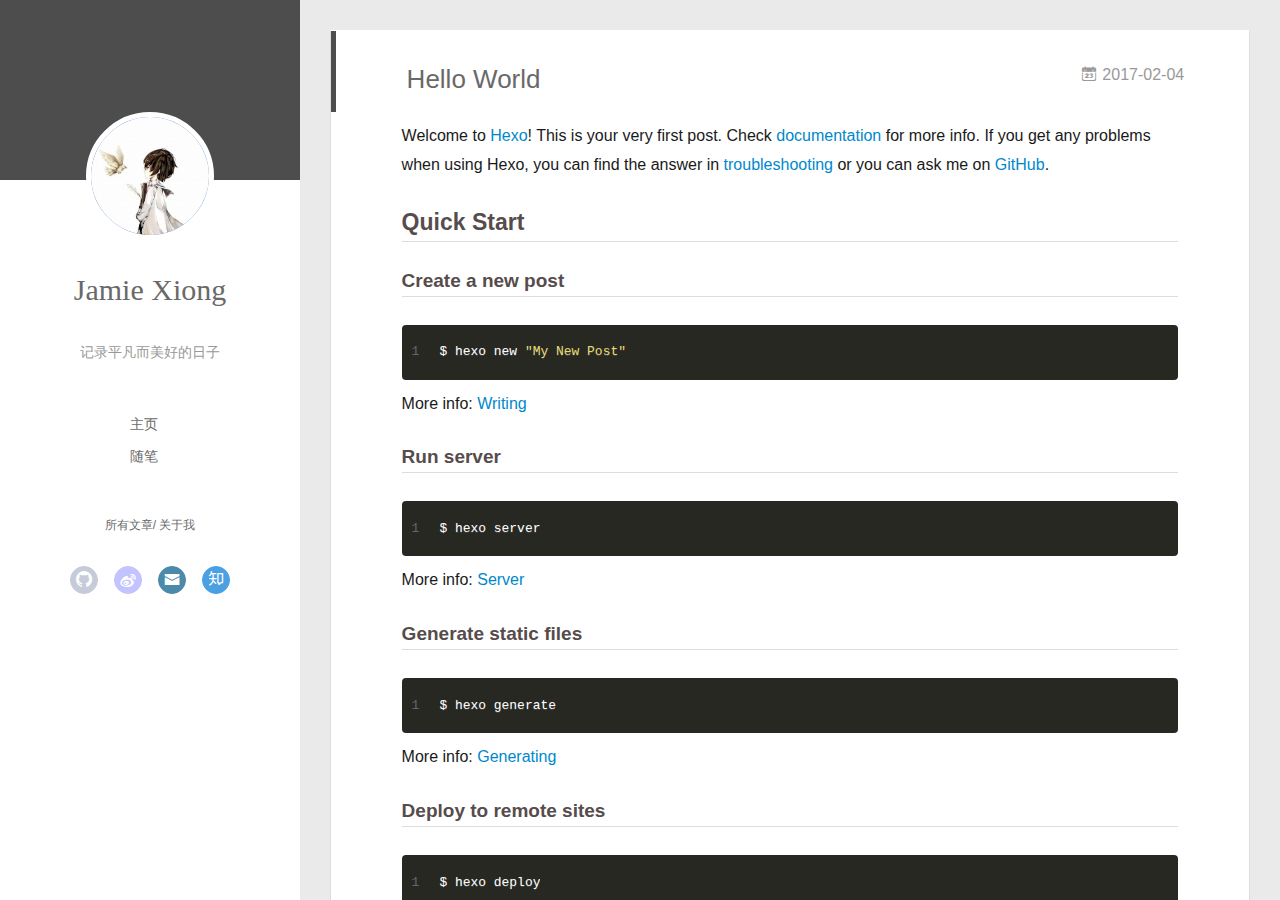
<file: index.html>
<!DOCTYPE html>
<html>
<head>
  <meta charset="utf-8">
  
  <meta name="renderer" content="webkit">
  <meta http-equiv="X-UA-Compatible" content="IE=edge" >
  <link rel="dns-prefetch" href="http://yoursite.com">
  <title>Jamie Xiong&#39;s Blog</title>
  <meta name="viewport" content="width=device-width, initial-scale=1, maximum-scale=1">
  <meta name="description" content="码农">
<meta property="og:type" content="website">
<meta property="og:title" content="Jamie Xiong's Blog">
<meta property="og:url" content="http://yoursite.com/index.html">
<meta property="og:site_name" content="Jamie Xiong's Blog">
<meta property="og:description" content="码农">
<meta name="twitter:card" content="summary">
<meta name="twitter:title" content="Jamie Xiong's Blog">
<meta name="twitter:description" content="码农">
  
    <link rel="alternative" href="/atom.xml" title="Jamie Xiong&#39;s Blog" type="application/atom+xml">
  
  
    <link rel="icon" href="/favicon.png">
  
  <link rel="stylesheet" type="text/css" href="/./main.2d7529.css">
  <style type="text/css">
  
    #container.show {
      background: linear-gradient(200deg,#a0cfe4,#e8c37e);
    }
  </style>
  

  

</head>

<body>
  <div id="container" q-class="show:isCtnShow">
    <canvas id="anm-canvas" class="anm-canvas"></canvas>
    <div class="left-col" q-class="show:isShow">
      
<div class="overlay" style="background: #4d4d4d"></div>
<div class="intrude-less">
	<header id="header" class="inner">
		<a href="/" class="profilepic">
			<img src="/avart.jpg" class="js-avatar">
		</a>
		<hgroup>
		  <h1 class="header-author"><a href="/">Jamie Xiong</a></h1>
		</hgroup>
		
		<p class="header-subtitle">记录平凡而美好的日子</p>
		

		<nav class="header-menu">
			<ul>
			
				<li><a href="/">主页</a></li>
	        
				<li><a href="/tags/随笔/">随笔</a></li>
	        
			</ul>
		</nav>
		<nav class="header-smart-menu">
    		
    			
    			<a q-on="click: openSlider(e, 'innerArchive')" href="javascript:void(0)">所有文章</a>
    			
            
    			
    			<a q-on="click: openSlider(e, 'aboutme')" href="javascript:void(0)">关于我</a>
    			
            
		</nav>
		<nav class="header-nav">
			<div class="social">
				
					<a class="github" target="_blank" href="https://github.com/xzm941012" title="github"><i class="icon-github"></i></a>
		        
					<a class="weibo" target="_blank" href="#" title="weibo"><i class="icon-weibo"></i></a>
		        
					<a class="mail" target="_blank" href="https://xzm941012.github.io/resume" title="mail"><i class="icon-mail"></i></a>
		        
					<a class="zhihu" target="_blank" href="https://www.zhihu.com/people/zhen-ai-dexian/activities" title="zhihu"><i class="icon-zhihu"></i></a>
		        
			</div>
		</nav>
	</header>		
</div>

    </div>
    <div class="mid-col" q-class="show:isShow,hide:isShow|isFalse">
      
<nav id="mobile-nav">
  	<div class="overlay js-overlay" style="background: #4d4d4d"></div>
	<div class="btnctn js-mobile-btnctn">
  		<div class="slider-trigger list" q-on="click: openSlider(e)"><i class="icon icon-sort"></i></div>
	</div>
	<div class="intrude-less">
		<header id="header" class="inner">
			<div class="profilepic">
				<img src="/avart.jpg" class="js-avatar">
			</div>
			<hgroup>
			  <h1 class="header-author js-header-author">Jamie Xiong</h1>
			</hgroup>
			
			<p class="header-subtitle"><i class="icon icon-quo-left"></i>记录平凡而美好的日子<i class="icon icon-quo-right"></i></p>
			
			
			
				
			
				
			
			
			
			<nav class="header-nav">
				<div class="social">
					
						<a class="github" target="_blank" href="https://github.com/xzm941012" title="github"><i class="icon-github"></i></a>
			        
						<a class="weibo" target="_blank" href="#" title="weibo"><i class="icon-weibo"></i></a>
			        
						<a class="mail" target="_blank" href="https://xzm941012.github.io/resume" title="mail"><i class="icon-mail"></i></a>
			        
						<a class="zhihu" target="_blank" href="https://www.zhihu.com/people/zhen-ai-dexian/activities" title="zhihu"><i class="icon-zhihu"></i></a>
			        
				</div>
			</nav>

			<nav class="header-menu js-header-menu">
				<ul style="width: 50%">
				
				
					<li style="width: 50%"><a href="/">主页</a></li>
		        
					<li style="width: 50%"><a href="/tags/随笔/">随笔</a></li>
		        
				</ul>
			</nav>
		</header>				
	</div>
	<div class="mobile-mask" style="display:none" q-show="isShow"></div>
</nav>

      <div id="wrapper" class="body-wrap">
        <div class="menu-l">
          <div class="canvas-wrap">
            <canvas data-colors="#eaeaea" data-sectionHeight="100" data-contentId="js-content" id="myCanvas1" class="anm-canvas"></canvas>
          </div>
          <div id="js-content" class="content-ll">
            
  
    <article id="post-hello-world" class="article article-type-post  article-index" itemscope itemprop="blogPost">
  <div class="article-inner">
    
      <header class="article-header">
        
  
    <h1 itemprop="name">
      <a class="article-title" href="/2017/02/04/hello-world/">Hello World</a>
    </h1>
  

        
        <a href="/2017/02/04/hello-world/" class="archive-article-date">
  	<time datetime="2017-02-04T05:58:59.000Z" itemprop="datePublished"><i class="icon-calendar icon"></i>2017-02-04</time>
</a>
        
      </header>
    
    <div class="article-entry" itemprop="articleBody">
      
        <p>Welcome to <a href="https://hexo.io/" target="_blank" rel="external">Hexo</a>! This is your very first post. Check <a href="https://hexo.io/docs/" target="_blank" rel="external">documentation</a> for more info. If you get any problems when using Hexo, you can find the answer in <a href="https://hexo.io/docs/troubleshooting.html" target="_blank" rel="external">troubleshooting</a> or you can ask me on <a href="https://github.com/hexojs/hexo/issues" target="_blank" rel="external">GitHub</a>.</p>
<h2 id="Quick-Start"><a href="#Quick-Start" class="headerlink" title="Quick Start"></a>Quick Start</h2><h3 id="Create-a-new-post"><a href="#Create-a-new-post" class="headerlink" title="Create a new post"></a>Create a new post</h3><figure class="highlight bash"><table><tr><td class="gutter"><pre><div class="line">1</div></pre></td><td class="code"><pre><div class="line">$ hexo new <span class="string">"My New Post"</span></div></pre></td></tr></table></figure>
<p>More info: <a href="https://hexo.io/docs/writing.html" target="_blank" rel="external">Writing</a></p>
<h3 id="Run-server"><a href="#Run-server" class="headerlink" title="Run server"></a>Run server</h3><figure class="highlight bash"><table><tr><td class="gutter"><pre><div class="line">1</div></pre></td><td class="code"><pre><div class="line">$ hexo server</div></pre></td></tr></table></figure>
<p>More info: <a href="https://hexo.io/docs/server.html" target="_blank" rel="external">Server</a></p>
<h3 id="Generate-static-files"><a href="#Generate-static-files" class="headerlink" title="Generate static files"></a>Generate static files</h3><figure class="highlight bash"><table><tr><td class="gutter"><pre><div class="line">1</div></pre></td><td class="code"><pre><div class="line">$ hexo generate</div></pre></td></tr></table></figure>
<p>More info: <a href="https://hexo.io/docs/generating.html" target="_blank" rel="external">Generating</a></p>
<h3 id="Deploy-to-remote-sites"><a href="#Deploy-to-remote-sites" class="headerlink" title="Deploy to remote sites"></a>Deploy to remote sites</h3><figure class="highlight bash"><table><tr><td class="gutter"><pre><div class="line">1</div></pre></td><td class="code"><pre><div class="line">$ hexo deploy</div></pre></td></tr></table></figure>
<p>More info: <a href="https://hexo.io/docs/deployment.html" target="_blank" rel="external">Deployment</a></p>

      

      
    </div>
    <div class="article-info article-info-index">
      
      
      

      
        <p class="article-more-link">
          <a class="article-more-a" href="/2017/02/04/hello-world/">展开全文 >></a>
        </p>
      

      
      <div class="clearfix"></div>
    </div>
  </div>
</article>








  
  


          </div>
        </div>
      </div>
      <footer id="footer">
  <div class="outer">
    <div id="footer-info">
    	<div class="footer-left">
    		&copy; 2017 Jamie Xiong
    	</div>
      	<div class="footer-right">
      		<a href="http://hexo.io/" target="_blank">Hexo</a>  Theme <a href="https://github.com/litten/hexo-theme-yilia" target="_blank">Yilia</a> by Litten
      	</div>
    </div>
  </div>
</footer>
    </div>
    <script>
	var yiliaConfig = {
		mathjax: false,
		isHome: true,
		isPost: false,
		isArchive: false,
		isTag: false,
		isCategory: false,
		open_in_new: false,
		root: "/",
		innerArchive: true,
		showTags: false
	}
</script>

<script>!function(t){function n(r){if(e[r])return e[r].exports;var o=e[r]={exports:{},id:r,loaded:!1};return t[r].call(o.exports,o,o.exports,n),o.loaded=!0,o.exports}var e={};return n.m=t,n.c=e,n.p="./",n(0)}([function(t,n,e){"use strict";function r(t){return t&&t.__esModule?t:{default:t}}function o(t,n){var e=/\/|index.html/g;return t.replace(e,"")===n.replace(e,"")}function i(){for(var t=document.querySelectorAll(".js-header-menu li a"),n=window.location.pathname,e=0,r=t.length;e<r;e++){var i=t[e];o(n,i.getAttribute("href"))&&(0,d.default)(i,"active")}}function u(t){for(var n=t.offsetLeft,e=t.offsetParent;null!==e;)n+=e.offsetLeft,e=e.offsetParent;return n}function f(t){for(var n=t.offsetTop,e=t.offsetParent;null!==e;)n+=e.offsetTop,e=e.offsetParent;return n}function c(t,n,e,r,o){var i=u(t),c=f(t)-n;if(c-e<=o){var a=t.$newDom;a||(a=t.cloneNode(!0),(0,h.default)(t,a),t.$newDom=a,a.style.position="fixed",a.style.top=(e||c)+"px",a.style.left=i+"px",a.style.zIndex=r||2,a.style.width="100%",a.style.color="#fff"),a.style.visibility="visible",t.style.visibility="hidden"}else{t.style.visibility="visible";var s=t.$newDom;s&&(s.style.visibility="hidden")}}function a(){var t=document.querySelector(".js-overlay"),n=document.querySelector(".js-header-menu");c(t,document.body.scrollTop,-63,2,0),c(n,document.body.scrollTop,1,3,0)}function s(){document.querySelector("#container").addEventListener("scroll",function(t){a()}),window.addEventListener("scroll",function(t){a()}),a()}function l(){x.default.versions.mobile&&window.screen.width<800&&(i(),s())}var p=e(71),d=r(p),v=e(72),y=(r(v),e(84)),h=r(y),b=e(69),x=r(b),m=e(75),g=r(m),w=e(70);l(),(0,w.addLoadEvent)(function(){g.default.init()}),t.exports={}},function(t,n){var e=t.exports="undefined"!=typeof window&&window.Math==Math?window:"undefined"!=typeof self&&self.Math==Math?self:Function("return this")();"number"==typeof __g&&(__g=e)},function(t,n){var e={}.hasOwnProperty;t.exports=function(t,n){return e.call(t,n)}},function(t,n,e){var r=e(49),o=e(15);t.exports=function(t){return r(o(t))}},function(t,n,e){t.exports=!e(8)(function(){return 7!=Object.defineProperty({},"a",{get:function(){return 7}}).a})},function(t,n,e){var r=e(6),o=e(12);t.exports=e(4)?function(t,n,e){return r.f(t,n,o(1,e))}:function(t,n,e){return t[n]=e,t}},function(t,n,e){var r=e(10),o=e(30),i=e(24),u=Object.defineProperty;n.f=e(4)?Object.defineProperty:function(t,n,e){if(r(t),n=i(n,!0),r(e),o)try{return u(t,n,e)}catch(t){}if("get"in e||"set"in e)throw TypeError("Accessors not supported!");return"value"in e&&(t[n]=e.value),t}},function(t,n,e){var r=e(22)("wks"),o=e(13),i=e(1).Symbol,u="function"==typeof i,f=t.exports=function(t){return r[t]||(r[t]=u&&i[t]||(u?i:o)("Symbol."+t))};f.store=r},function(t,n){t.exports=function(t){try{return!!t()}catch(t){return!0}}},function(t,n,e){var r=e(35),o=e(16);t.exports=Object.keys||function(t){return r(t,o)}},function(t,n,e){var r=e(11);t.exports=function(t){if(!r(t))throw TypeError(t+" is not an object!");return t}},function(t,n){t.exports=function(t){return"object"==typeof t?null!==t:"function"==typeof t}},function(t,n){t.exports=function(t,n){return{enumerable:!(1&t),configurable:!(2&t),writable:!(4&t),value:n}}},function(t,n){var e=0,r=Math.random();t.exports=function(t){return"Symbol(".concat(void 0===t?"":t,")_",(++e+r).toString(36))}},function(t,n){var e=t.exports={version:"2.4.0"};"number"==typeof __e&&(__e=e)},function(t,n){t.exports=function(t){if(void 0==t)throw TypeError("Can't call method on  "+t);return t}},function(t,n){t.exports="constructor,hasOwnProperty,isPrototypeOf,propertyIsEnumerable,toLocaleString,toString,valueOf".split(",")},function(t,n){t.exports={}},function(t,n){t.exports=!0},function(t,n){n.f={}.propertyIsEnumerable},function(t,n,e){var r=e(6).f,o=e(2),i=e(7)("toStringTag");t.exports=function(t,n,e){t&&!o(t=e?t:t.prototype,i)&&r(t,i,{configurable:!0,value:n})}},function(t,n,e){var r=e(22)("keys"),o=e(13);t.exports=function(t){return r[t]||(r[t]=o(t))}},function(t,n,e){var r=e(1),o="__core-js_shared__",i=r[o]||(r[o]={});t.exports=function(t){return i[t]||(i[t]={})}},function(t,n){var e=Math.ceil,r=Math.floor;t.exports=function(t){return isNaN(t=+t)?0:(t>0?r:e)(t)}},function(t,n,e){var r=e(11);t.exports=function(t,n){if(!r(t))return t;var e,o;if(n&&"function"==typeof(e=t.toString)&&!r(o=e.call(t)))return o;if("function"==typeof(e=t.valueOf)&&!r(o=e.call(t)))return o;if(!n&&"function"==typeof(e=t.toString)&&!r(o=e.call(t)))return o;throw TypeError("Can't convert object to primitive value")}},function(t,n,e){var r=e(1),o=e(14),i=e(18),u=e(26),f=e(6).f;t.exports=function(t){var n=o.Symbol||(o.Symbol=i?{}:r.Symbol||{});"_"==t.charAt(0)||t in n||f(n,t,{value:u.f(t)})}},function(t,n,e){n.f=e(7)},function(t,n,e){var r=e(1),o=e(14),i=e(46),u=e(5),f="prototype",c=function(t,n,e){var a,s,l,p=t&c.F,d=t&c.G,v=t&c.S,y=t&c.P,h=t&c.B,b=t&c.W,x=d?o:o[n]||(o[n]={}),m=x[f],g=d?r:v?r[n]:(r[n]||{})[f];d&&(e=n);for(a in e)s=!p&&g&&void 0!==g[a],s&&a in x||(l=s?g[a]:e[a],x[a]=d&&"function"!=typeof g[a]?e[a]:h&&s?i(l,r):b&&g[a]==l?function(t){var n=function(n,e,r){if(this instanceof t){switch(arguments.length){case 0:return new t;case 1:return new t(n);case 2:return new t(n,e)}return new t(n,e,r)}return t.apply(this,arguments)};return n[f]=t[f],n}(l):y&&"function"==typeof l?i(Function.call,l):l,y&&((x.virtual||(x.virtual={}))[a]=l,t&c.R&&m&&!m[a]&&u(m,a,l)))};c.F=1,c.G=2,c.S=4,c.P=8,c.B=16,c.W=32,c.U=64,c.R=128,t.exports=c},function(t,n){var e={}.toString;t.exports=function(t){return e.call(t).slice(8,-1)}},function(t,n,e){var r=e(11),o=e(1).document,i=r(o)&&r(o.createElement);t.exports=function(t){return i?o.createElement(t):{}}},function(t,n,e){t.exports=!e(4)&&!e(8)(function(){return 7!=Object.defineProperty(e(29)("div"),"a",{get:function(){return 7}}).a})},function(t,n,e){"use strict";var r=e(18),o=e(27),i=e(36),u=e(5),f=e(2),c=e(17),a=e(51),s=e(20),l=e(58),p=e(7)("iterator"),d=!([].keys&&"next"in[].keys()),v="@@iterator",y="keys",h="values",b=function(){return this};t.exports=function(t,n,e,x,m,g,w){a(e,n,x);var O,S,_,j=function(t){if(!d&&t in A)return A[t];switch(t){case y:return function(){return new e(this,t)};case h:return function(){return new e(this,t)}}return function(){return new e(this,t)}},P=n+" Iterator",E=m==h,M=!1,A=t.prototype,T=A[p]||A[v]||m&&A[m],L=T||j(m),N=m?E?j("entries"):L:void 0,C="Array"==n?A.entries||T:T;if(C&&(_=l(C.call(new t)),_!==Object.prototype&&(s(_,P,!0),r||f(_,p)||u(_,p,b))),E&&T&&T.name!==h&&(M=!0,L=function(){return T.call(this)}),r&&!w||!d&&!M&&A[p]||u(A,p,L),c[n]=L,c[P]=b,m)if(O={values:E?L:j(h),keys:g?L:j(y),entries:N},w)for(S in O)S in A||i(A,S,O[S]);else o(o.P+o.F*(d||M),n,O);return O}},function(t,n,e){var r=e(10),o=e(55),i=e(16),u=e(21)("IE_PROTO"),f=function(){},c="prototype",a=function(){var t,n=e(29)("iframe"),r=i.length,o="<",u=">";for(n.style.display="none",e(48).appendChild(n),n.src="javascript:",t=n.contentWindow.document,t.open(),t.write(o+"script"+u+"document.F=Object"+o+"/script"+u),t.close(),a=t.F;r--;)delete a[c][i[r]];return a()};t.exports=Object.create||function(t,n){var e;return null!==t?(f[c]=r(t),e=new f,f[c]=null,e[u]=t):e=a(),void 0===n?e:o(e,n)}},function(t,n,e){var r=e(35),o=e(16).concat("length","prototype");n.f=Object.getOwnPropertyNames||function(t){return r(t,o)}},function(t,n){n.f=Object.getOwnPropertySymbols},function(t,n,e){var r=e(2),o=e(3),i=e(45)(!1),u=e(21)("IE_PROTO");t.exports=function(t,n){var e,f=o(t),c=0,a=[];for(e in f)e!=u&&r(f,e)&&a.push(e);for(;n.length>c;)r(f,e=n[c++])&&(~i(a,e)||a.push(e));return a}},function(t,n,e){t.exports=e(5)},function(t,n,e){var r=e(15);t.exports=function(t){return Object(r(t))}},function(t,n,e){t.exports={default:e(41),__esModule:!0}},function(t,n,e){t.exports={default:e(42),__esModule:!0}},function(t,n,e){"use strict";function r(t){return t&&t.__esModule?t:{default:t}}n.__esModule=!0;var o=e(39),i=r(o),u=e(38),f=r(u),c="function"==typeof f.default&&"symbol"==typeof i.default?function(t){return typeof t}:function(t){return t&&"function"==typeof f.default&&t.constructor===f.default&&t!==f.default.prototype?"symbol":typeof t};n.default="function"==typeof f.default&&"symbol"===c(i.default)?function(t){return"undefined"==typeof t?"undefined":c(t)}:function(t){return t&&"function"==typeof f.default&&t.constructor===f.default&&t!==f.default.prototype?"symbol":"undefined"==typeof t?"undefined":c(t)}},function(t,n,e){e(65),e(63),e(66),e(67),t.exports=e(14).Symbol},function(t,n,e){e(64),e(68),t.exports=e(26).f("iterator")},function(t,n){t.exports=function(t){if("function"!=typeof t)throw TypeError(t+" is not a function!");return t}},function(t,n){t.exports=function(){}},function(t,n,e){var r=e(3),o=e(61),i=e(60);t.exports=function(t){return function(n,e,u){var f,c=r(n),a=o(c.length),s=i(u,a);if(t&&e!=e){for(;a>s;)if(f=c[s++],f!=f)return!0}else for(;a>s;s++)if((t||s in c)&&c[s]===e)return t||s||0;return!t&&-1}}},function(t,n,e){var r=e(43);t.exports=function(t,n,e){if(r(t),void 0===n)return t;switch(e){case 1:return function(e){return t.call(n,e)};case 2:return function(e,r){return t.call(n,e,r)};case 3:return function(e,r,o){return t.call(n,e,r,o)}}return function(){return t.apply(n,arguments)}}},function(t,n,e){var r=e(9),o=e(34),i=e(19);t.exports=function(t){var n=r(t),e=o.f;if(e)for(var u,f=e(t),c=i.f,a=0;f.length>a;)c.call(t,u=f[a++])&&n.push(u);return n}},function(t,n,e){t.exports=e(1).document&&document.documentElement},function(t,n,e){var r=e(28);t.exports=Object("z").propertyIsEnumerable(0)?Object:function(t){return"String"==r(t)?t.split(""):Object(t)}},function(t,n,e){var r=e(28);t.exports=Array.isArray||function(t){return"Array"==r(t)}},function(t,n,e){"use strict";var r=e(32),o=e(12),i=e(20),u={};e(5)(u,e(7)("iterator"),function(){return this}),t.exports=function(t,n,e){t.prototype=r(u,{next:o(1,e)}),i(t,n+" Iterator")}},function(t,n){t.exports=function(t,n){return{value:n,done:!!t}}},function(t,n,e){var r=e(9),o=e(3);t.exports=function(t,n){for(var e,i=o(t),u=r(i),f=u.length,c=0;f>c;)if(i[e=u[c++]]===n)return e}},function(t,n,e){var r=e(13)("meta"),o=e(11),i=e(2),u=e(6).f,f=0,c=Object.isExtensible||function(){return!0},a=!e(8)(function(){return c(Object.preventExtensions({}))}),s=function(t){u(t,r,{value:{i:"O"+ ++f,w:{}}})},l=function(t,n){if(!o(t))return"symbol"==typeof t?t:("string"==typeof t?"S":"P")+t;if(!i(t,r)){if(!c(t))return"F";if(!n)return"E";s(t)}return t[r].i},p=function(t,n){if(!i(t,r)){if(!c(t))return!0;if(!n)return!1;s(t)}return t[r].w},d=function(t){return a&&v.NEED&&c(t)&&!i(t,r)&&s(t),t},v=t.exports={KEY:r,NEED:!1,fastKey:l,getWeak:p,onFreeze:d}},function(t,n,e){var r=e(6),o=e(10),i=e(9);t.exports=e(4)?Object.defineProperties:function(t,n){o(t);for(var e,u=i(n),f=u.length,c=0;f>c;)r.f(t,e=u[c++],n[e]);return t}},function(t,n,e){var r=e(19),o=e(12),i=e(3),u=e(24),f=e(2),c=e(30),a=Object.getOwnPropertyDescriptor;n.f=e(4)?a:function(t,n){if(t=i(t),n=u(n,!0),c)try{return a(t,n)}catch(t){}if(f(t,n))return o(!r.f.call(t,n),t[n])}},function(t,n,e){var r=e(3),o=e(33).f,i={}.toString,u="object"==typeof window&&window&&Object.getOwnPropertyNames?Object.getOwnPropertyNames(window):[],f=function(t){try{return o(t)}catch(t){return u.slice()}};t.exports.f=function(t){return u&&"[object Window]"==i.call(t)?f(t):o(r(t))}},function(t,n,e){var r=e(2),o=e(37),i=e(21)("IE_PROTO"),u=Object.prototype;t.exports=Object.getPrototypeOf||function(t){return t=o(t),r(t,i)?t[i]:"function"==typeof t.constructor&&t instanceof t.constructor?t.constructor.prototype:t instanceof Object?u:null}},function(t,n,e){var r=e(23),o=e(15);t.exports=function(t){return function(n,e){var i,u,f=String(o(n)),c=r(e),a=f.length;return c<0||c>=a?t?"":void 0:(i=f.charCodeAt(c),i<55296||i>56319||c+1===a||(u=f.charCodeAt(c+1))<56320||u>57343?t?f.charAt(c):i:t?f.slice(c,c+2):(i-55296<<10)+(u-56320)+65536)}}},function(t,n,e){var r=e(23),o=Math.max,i=Math.min;t.exports=function(t,n){return t=r(t),t<0?o(t+n,0):i(t,n)}},function(t,n,e){var r=e(23),o=Math.min;t.exports=function(t){return t>0?o(r(t),9007199254740991):0}},function(t,n,e){"use strict";var r=e(44),o=e(52),i=e(17),u=e(3);t.exports=e(31)(Array,"Array",function(t,n){this._t=u(t),this._i=0,this._k=n},function(){var t=this._t,n=this._k,e=this._i++;return!t||e>=t.length?(this._t=void 0,o(1)):"keys"==n?o(0,e):"values"==n?o(0,t[e]):o(0,[e,t[e]])},"values"),i.Arguments=i.Array,r("keys"),r("values"),r("entries")},function(t,n){},function(t,n,e){"use strict";var r=e(59)(!0);e(31)(String,"String",function(t){this._t=String(t),this._i=0},function(){var t,n=this._t,e=this._i;return e>=n.length?{value:void 0,done:!0}:(t=r(n,e),this._i+=t.length,{value:t,done:!1})})},function(t,n,e){"use strict";var r=e(1),o=e(2),i=e(4),u=e(27),f=e(36),c=e(54).KEY,a=e(8),s=e(22),l=e(20),p=e(13),d=e(7),v=e(26),y=e(25),h=e(53),b=e(47),x=e(50),m=e(10),g=e(3),w=e(24),O=e(12),S=e(32),_=e(57),j=e(56),P=e(6),E=e(9),M=j.f,A=P.f,T=_.f,L=r.Symbol,N=r.JSON,C=N&&N.stringify,k="prototype",F=d("_hidden"),q=d("toPrimitive"),I={}.propertyIsEnumerable,B=s("symbol-registry"),D=s("symbols"),W=s("op-symbols"),H=Object[k],K="function"==typeof L,R=r.QObject,J=!R||!R[k]||!R[k].findChild,U=i&&a(function(){return 7!=S(A({},"a",{get:function(){return A(this,"a",{value:7}).a}})).a})?function(t,n,e){var r=M(H,n);r&&delete H[n],A(t,n,e),r&&t!==H&&A(H,n,r)}:A,G=function(t){var n=D[t]=S(L[k]);return n._k=t,n},$=K&&"symbol"==typeof L.iterator?function(t){return"symbol"==typeof t}:function(t){return t instanceof L},z=function(t,n,e){return t===H&&z(W,n,e),m(t),n=w(n,!0),m(e),o(D,n)?(e.enumerable?(o(t,F)&&t[F][n]&&(t[F][n]=!1),e=S(e,{enumerable:O(0,!1)})):(o(t,F)||A(t,F,O(1,{})),t[F][n]=!0),U(t,n,e)):A(t,n,e)},Y=function(t,n){m(t);for(var e,r=b(n=g(n)),o=0,i=r.length;i>o;)z(t,e=r[o++],n[e]);return t},Q=function(t,n){return void 0===n?S(t):Y(S(t),n)},X=function(t){var n=I.call(this,t=w(t,!0));return!(this===H&&o(D,t)&&!o(W,t))&&(!(n||!o(this,t)||!o(D,t)||o(this,F)&&this[F][t])||n)},V=function(t,n){if(t=g(t),n=w(n,!0),t!==H||!o(D,n)||o(W,n)){var e=M(t,n);return!e||!o(D,n)||o(t,F)&&t[F][n]||(e.enumerable=!0),e}},Z=function(t){for(var n,e=T(g(t)),r=[],i=0;e.length>i;)o(D,n=e[i++])||n==F||n==c||r.push(n);return r},tt=function(t){for(var n,e=t===H,r=T(e?W:g(t)),i=[],u=0;r.length>u;)!o(D,n=r[u++])||e&&!o(H,n)||i.push(D[n]);return i};K||(L=function(){if(this instanceof L)throw TypeError("Symbol is not a constructor!");var t=p(arguments.length>0?arguments[0]:void 0),n=function(e){this===H&&n.call(W,e),o(this,F)&&o(this[F],t)&&(this[F][t]=!1),U(this,t,O(1,e))};return i&&J&&U(H,t,{configurable:!0,set:n}),G(t)},f(L[k],"toString",function(){return this._k}),j.f=V,P.f=z,e(33).f=_.f=Z,e(19).f=X,e(34).f=tt,i&&!e(18)&&f(H,"propertyIsEnumerable",X,!0),v.f=function(t){return G(d(t))}),u(u.G+u.W+u.F*!K,{Symbol:L});for(var nt="hasInstance,isConcatSpreadable,iterator,match,replace,search,species,split,toPrimitive,toStringTag,unscopables".split(","),et=0;nt.length>et;)d(nt[et++]);for(var nt=E(d.store),et=0;nt.length>et;)y(nt[et++]);u(u.S+u.F*!K,"Symbol",{for:function(t){return o(B,t+="")?B[t]:B[t]=L(t)},keyFor:function(t){if($(t))return h(B,t);throw TypeError(t+" is not a symbol!")},useSetter:function(){J=!0},useSimple:function(){J=!1}}),u(u.S+u.F*!K,"Object",{create:Q,defineProperty:z,defineProperties:Y,getOwnPropertyDescriptor:V,getOwnPropertyNames:Z,getOwnPropertySymbols:tt}),N&&u(u.S+u.F*(!K||a(function(){var t=L();return"[null]"!=C([t])||"{}"!=C({a:t})||"{}"!=C(Object(t))})),"JSON",{stringify:function(t){if(void 0!==t&&!$(t)){for(var n,e,r=[t],o=1;arguments.length>o;)r.push(arguments[o++]);return n=r[1],"function"==typeof n&&(e=n),!e&&x(n)||(n=function(t,n){if(e&&(n=e.call(this,t,n)),!$(n))return n}),r[1]=n,C.apply(N,r)}}}),L[k][q]||e(5)(L[k],q,L[k].valueOf),l(L,"Symbol"),l(Math,"Math",!0),l(r.JSON,"JSON",!0)},function(t,n,e){e(25)("asyncIterator")},function(t,n,e){e(25)("observable")},function(t,n,e){e(62);for(var r=e(1),o=e(5),i=e(17),u=e(7)("toStringTag"),f=["NodeList","DOMTokenList","MediaList","StyleSheetList","CSSRuleList"],c=0;c<5;c++){var a=f[c],s=r[a],l=s&&s.prototype;l&&!l[u]&&o(l,u,a),i[a]=i.Array}},function(t,n){"use strict";var e={versions:function(){var t=window.navigator.userAgent;return{trident:t.indexOf("Trident")>-1,presto:t.indexOf("Presto")>-1,webKit:t.indexOf("AppleWebKit")>-1,gecko:t.indexOf("Gecko")>-1&&t.indexOf("KHTML")==-1,mobile:!!t.match(/AppleWebKit.*Mobile.*/),ios:!!t.match(/\(i[^;]+;( U;)? CPU.+Mac OS X/),android:t.indexOf("Android")>-1||t.indexOf("Linux")>-1,iPhone:t.indexOf("iPhone")>-1||t.indexOf("Mac")>-1,iPad:t.indexOf("iPad")>-1,webApp:t.indexOf("Safari")==-1,weixin:t.indexOf("MicroMessenger")==-1}}()};t.exports=e},function(t,n,e){"use strict";function r(t){return t&&t.__esModule?t:{default:t}}var o=e(40),i=r(o),u=function(){function t(t,n,e){return n||e?String.fromCharCode(n||e):o[t]||t}function n(t){return l[t]}var e=/&quot;|&lt;|&gt;|&amp;|&nbsp;|&apos;|&#(\d+);|&#(\d+)/g,r=/['<> "&]/g,o={"&quot;":'"',"&lt;":"<","&gt;":">","&amp;":"&","&nbsp;":" "},f=/\u00a0/g,c=/<br\s*\/?>/gi,a=/\r?\n/g,s=/\s/g,l={};for(var p in o)l[o[p]]=p;return o["&apos;"]="'",l["'"]="&#39;",{encode:function(t){return t?(""+t).replace(r,n).replace(a,"<br/>").replace(s,"&nbsp;"):""},decode:function(n){return n?(""+n).replace(c,"\n").replace(e,t).replace(f," "):""},encodeBase16:function(t){if(!t)return t;t+="";for(var n=[],e=0,r=t.length;r>e;e++)n.push(t.charCodeAt(e).toString(16).toUpperCase());return n.join("")},encodeBase16forJSON:function(t){if(!t)return t;t=t.replace(/[\u4E00-\u9FBF]/gi,function(t){return escape(t).replace("%u","\\u")});for(var n=[],e=0,r=t.length;r>e;e++)n.push(t.charCodeAt(e).toString(16).toUpperCase());return n.join("")},decodeBase16:function(t){if(!t)return t;t+="";for(var n=[],e=0,r=t.length;r>e;e+=2)n.push(String.fromCharCode("0x"+t.slice(e,e+2)));return n.join("")},encodeObject:function(t){if(t instanceof Array)for(var n=0,e=t.length;e>n;n++)t[n]=u.encodeObject(t[n]);else if("object"==("undefined"==typeof t?"undefined":(0,i.default)(t)))for(var r in t)t[r]=u.encodeObject(t[r]);else if("string"==typeof t)return u.encode(t);return t},loadScript:function(t){var n=document.createElement("script");document.getElementsByTagName("body")[0].appendChild(n),n.setAttribute("src",t)},addLoadEvent:function(t){var n=window.onload;"function"!=typeof window.onload?window.onload=t:window.onload=function(){n(),t()}}}}();t.exports=u},function(t,n){function e(t,n){t.classList?t.classList.add(n):t.className+=" "+n}t.exports=e},function(t,n){function e(t,n){if(t.classList)t.classList.remove(n);else{var e=new RegExp("(^|\\b)"+n.split(" ").join("|")+"(\\b|$)","gi");t.className=t.className.replace(e," ")}}t.exports=e},,,function(t,n){"use strict";function e(){var t=document.querySelector("#page-nav");if(t&&!document.querySelector("#page-nav .extend.prev")&&(t.innerHTML='<a class="extend prev disabled" rel="prev">&laquo; Prev</a>'+t.innerHTML),t&&!document.querySelector("#page-nav .extend.next")&&(t.innerHTML=t.innerHTML+'<a class="extend next disabled" rel="next">Next &raquo;</a>'),yiliaConfig&&yiliaConfig.open_in_new){var n=document.querySelectorAll(".article-entry a:not(.article-more-a)");n.forEach(function(t){t.setAttribute("target","_blank")})}var e=document.querySelector("#js-aboutme");e&&0!==e.length&&(e.innerHTML=e.innerText)}t.exports={init:e}},,,,,,,,,function(t,n){function e(t,n){if("string"==typeof n)return t.insertAdjacentHTML("afterend",n);var e=t.nextSibling;return e?t.parentNode.insertBefore(n,e):t.parentNode.appendChild(n)}t.exports=e}])</script><script src="/./main.2d7529.js"></script><script>!function(){var e=function(e){var t=document.createElement("script");document.getElementsByTagName("body")[0].appendChild(t),t.setAttribute("src",e)};e("/slider.885efe.js")}()</script>


    
<div class="tools-col" q-class="show:isShow,hide:isShow|isFalse" q-on="click:stop(e)">
  <div class="tools-nav header-menu">
    
    
      
      
      
    
      
      
      
    
    

    <ul style="width: 70%">
    
    
      
      <li style="width: 50%" q-on="click: openSlider(e, 'innerArchive')"><a href="javascript:void(0)" q-class="active:innerArchive">所有文章</a></li>
      
        
      
      <li style="width: 50%" q-on="click: openSlider(e, 'aboutme')"><a href="javascript:void(0)" q-class="active:aboutme">关于我</a></li>
      
        
    </ul>
  </div>
  <div class="tools-wrap">
    
    	<section class="tools-section tools-section-all" q-show="innerArchive">
        <div class="search-wrap">
          <input class="search-ipt" q-model="search" type="text" placeholder="find something…">
          <i class="icon-search icon" q-show="search|isEmptyStr"></i>
          <i class="icon-close icon" q-show="search|isNotEmptyStr" q-on="click:clearChose(e)"></i>
        </div>
        <div class="widget tagcloud search-tag">
          <p class="search-tag-wording">tag:</p>
          <label class="search-switch">
            <input type="checkbox" q-on="click:toggleTag(e)" q-attr="checked:showTags">
          </label>
          <ul class="article-tag-list" q-show="showTags">
            
            <div class="clearfix"></div>
          </ul>
        </div>
        <ul class="search-ul">
          <p q-show="jsonFail" style="padding: 20px; font-size: 12px;">
            缺失模块。<br/>1、在博客根目录（注意不是yilia根目录）执行以下命令：<br/> npm i hexo-generator-json-content --save<br/><br/>
            2、在根目录_config.yml里添加配置：
<pre style="font-size: 12px;" q-show="jsonFail">
  jsonContent:
    meta: false
    pages: false
    posts:
      title: true
      date: true
      path: true
      text: true
      raw: false
      content: false
      slug: false
      updated: false
      comments: false
      link: false
      permalink: false
      excerpt: false
      categories: false
      tags: true
</pre>
          </p>
          <li class="search-li" q-repeat="items" q-show="isShow">
            <a q-attr="href:path|urlformat" class="search-title"><i class="icon-quo-left icon"></i><span q-text="title"></span></a>
            <p class="search-time">
              <i class="icon-calendar icon"></i>
              <span q-text="date|dateformat"></span>
            </p>
            <p class="search-tag">
              <i class="icon-price-tags icon"></i>
              <span q-repeat="tags" q-on="click:choseTag(e, name)" q-text="name|tagformat"></span>
            </p>
          </li>
        </ul>
    	</section>
    

    

    
    	<section class="tools-section tools-section-me" q-show="aboutme">
  	  	
  	  		<div class="aboutme-wrap" id="js-aboutme">&lt;center&gt;前端|后端 &lt;br/&gt; 程序员|素描初学者&lt;centrt/&gt;</div>
  	  	
    	</section>
    
  </div>
  
</div>
    <!-- Root element of PhotoSwipe. Must have class pswp. -->
<div class="pswp" tabindex="-1" role="dialog" aria-hidden="true">

    <!-- Background of PhotoSwipe. 
         It's a separate element as animating opacity is faster than rgba(). -->
    <div class="pswp__bg"></div>

    <!-- Slides wrapper with overflow:hidden. -->
    <div class="pswp__scroll-wrap">

        <!-- Container that holds slides. 
            PhotoSwipe keeps only 3 of them in the DOM to save memory.
            Don't modify these 3 pswp__item elements, data is added later on. -->
        <div class="pswp__container">
            <div class="pswp__item"></div>
            <div class="pswp__item"></div>
            <div class="pswp__item"></div>
        </div>

        <!-- Default (PhotoSwipeUI_Default) interface on top of sliding area. Can be changed. -->
        <div class="pswp__ui pswp__ui--hidden">

            <div class="pswp__top-bar">

                <!--  Controls are self-explanatory. Order can be changed. -->

                <div class="pswp__counter"></div>

                <button class="pswp__button pswp__button--close" title="Close (Esc)"></button>

                <button class="pswp__button pswp__button--share" style="display:none" title="Share"></button>

                <button class="pswp__button pswp__button--fs" title="Toggle fullscreen"></button>

                <button class="pswp__button pswp__button--zoom" title="Zoom in/out"></button>

                <!-- Preloader demo http://codepen.io/dimsemenov/pen/yyBWoR -->
                <!-- element will get class pswp__preloader--active when preloader is running -->
                <div class="pswp__preloader">
                    <div class="pswp__preloader__icn">
                      <div class="pswp__preloader__cut">
                        <div class="pswp__preloader__donut"></div>
                      </div>
                    </div>
                </div>
            </div>

            <div class="pswp__share-modal pswp__share-modal--hidden pswp__single-tap">
                <div class="pswp__share-tooltip"></div> 
            </div>

            <button class="pswp__button pswp__button--arrow--left" title="Previous (arrow left)">
            </button>

            <button class="pswp__button pswp__button--arrow--right" title="Next (arrow right)">
            </button>

            <div class="pswp__caption">
                <div class="pswp__caption__center"></div>
            </div>

        </div>

    </div>

</div>
  </div>
</body>
</html>
</file>
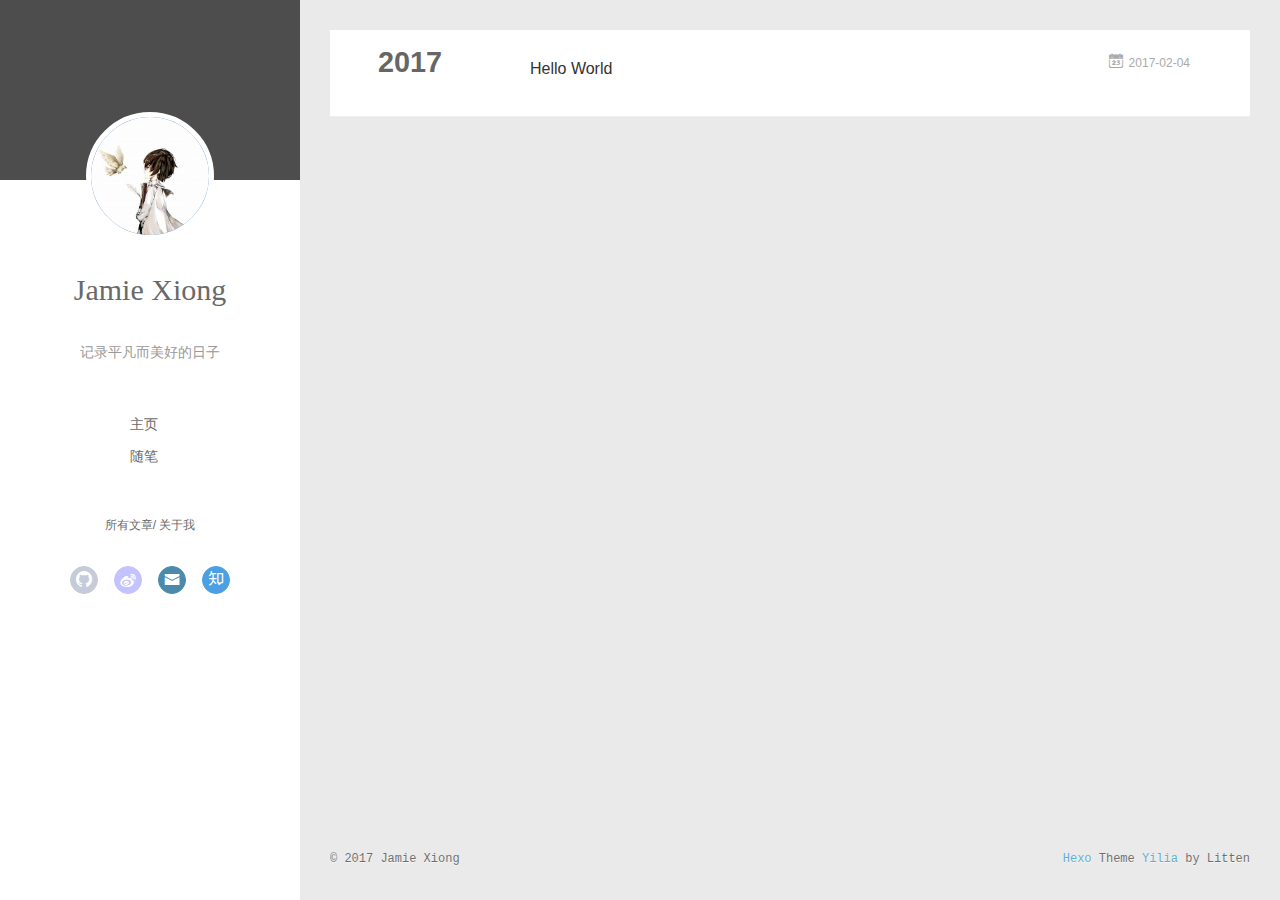
<file: archives/index.html>
<!DOCTYPE html>
<html>
<head>
  <meta charset="utf-8">
  
  <meta name="renderer" content="webkit">
  <meta http-equiv="X-UA-Compatible" content="IE=edge" >
  <link rel="dns-prefetch" href="http://yoursite.com">
  <title>Archives | Jamie Xiong&#39;s Blog</title>
  <meta name="viewport" content="width=device-width, initial-scale=1, maximum-scale=1">
  <meta name="description" content="码农">
<meta property="og:type" content="website">
<meta property="og:title" content="Jamie Xiong's Blog">
<meta property="og:url" content="http://yoursite.com/archives/index.html">
<meta property="og:site_name" content="Jamie Xiong's Blog">
<meta property="og:description" content="码农">
<meta name="twitter:card" content="summary">
<meta name="twitter:title" content="Jamie Xiong's Blog">
<meta name="twitter:description" content="码农">
  
    <link rel="alternative" href="/atom.xml" title="Jamie Xiong&#39;s Blog" type="application/atom+xml">
  
  
    <link rel="icon" href="/favicon.png">
  
  <link rel="stylesheet" type="text/css" href="/./main.2d7529.css">
  <style type="text/css">
  
    #container.show {
      background: linear-gradient(200deg,#a0cfe4,#e8c37e);
    }
  </style>
  

  

</head>

<body>
  <div id="container" q-class="show:isCtnShow">
    <canvas id="anm-canvas" class="anm-canvas"></canvas>
    <div class="left-col" q-class="show:isShow">
      
<div class="overlay" style="background: #4d4d4d"></div>
<div class="intrude-less">
	<header id="header" class="inner">
		<a href="/" class="profilepic">
			<img src="/avart.jpg" class="js-avatar">
		</a>
		<hgroup>
		  <h1 class="header-author"><a href="/">Jamie Xiong</a></h1>
		</hgroup>
		
		<p class="header-subtitle">记录平凡而美好的日子</p>
		

		<nav class="header-menu">
			<ul>
			
				<li><a href="/">主页</a></li>
	        
				<li><a href="/tags/随笔/">随笔</a></li>
	        
			</ul>
		</nav>
		<nav class="header-smart-menu">
    		
    			
    			<a q-on="click: openSlider(e, 'innerArchive')" href="javascript:void(0)">所有文章</a>
    			
            
    			
    			<a q-on="click: openSlider(e, 'aboutme')" href="javascript:void(0)">关于我</a>
    			
            
		</nav>
		<nav class="header-nav">
			<div class="social">
				
					<a class="github" target="_blank" href="https://github.com/xzm941012" title="github"><i class="icon-github"></i></a>
		        
					<a class="weibo" target="_blank" href="#" title="weibo"><i class="icon-weibo"></i></a>
		        
					<a class="mail" target="_blank" href="https://xzm941012.github.io/resume" title="mail"><i class="icon-mail"></i></a>
		        
					<a class="zhihu" target="_blank" href="https://www.zhihu.com/people/zhen-ai-dexian/activities" title="zhihu"><i class="icon-zhihu"></i></a>
		        
			</div>
		</nav>
	</header>		
</div>

    </div>
    <div class="mid-col" q-class="show:isShow,hide:isShow|isFalse">
      
<nav id="mobile-nav">
  	<div class="overlay js-overlay" style="background: #4d4d4d"></div>
	<div class="btnctn js-mobile-btnctn">
  		<div class="slider-trigger list" q-on="click: openSlider(e)"><i class="icon icon-sort"></i></div>
	</div>
	<div class="intrude-less">
		<header id="header" class="inner">
			<div class="profilepic">
				<img src="/avart.jpg" class="js-avatar">
			</div>
			<hgroup>
			  <h1 class="header-author js-header-author">Jamie Xiong</h1>
			</hgroup>
			
			<p class="header-subtitle"><i class="icon icon-quo-left"></i>记录平凡而美好的日子<i class="icon icon-quo-right"></i></p>
			
			
			
				
			
				
			
			
			
			<nav class="header-nav">
				<div class="social">
					
						<a class="github" target="_blank" href="https://github.com/xzm941012" title="github"><i class="icon-github"></i></a>
			        
						<a class="weibo" target="_blank" href="#" title="weibo"><i class="icon-weibo"></i></a>
			        
						<a class="mail" target="_blank" href="https://xzm941012.github.io/resume" title="mail"><i class="icon-mail"></i></a>
			        
						<a class="zhihu" target="_blank" href="https://www.zhihu.com/people/zhen-ai-dexian/activities" title="zhihu"><i class="icon-zhihu"></i></a>
			        
				</div>
			</nav>

			<nav class="header-menu js-header-menu">
				<ul style="width: 50%">
				
				
					<li style="width: 50%"><a href="/">主页</a></li>
		        
					<li style="width: 50%"><a href="/tags/随笔/">随笔</a></li>
		        
				</ul>
			</nav>
		</header>				
	</div>
	<div class="mobile-mask" style="display:none" q-show="isShow"></div>
</nav>

      <div id="wrapper" class="body-wrap">
        <div class="menu-l">
          <div class="canvas-wrap">
            <canvas data-colors="#eaeaea" data-sectionHeight="100" data-contentId="js-content" id="myCanvas1" class="anm-canvas"></canvas>
          </div>
          <div id="js-content" class="content-ll">
            
  
  
    
    
      
      
      <section class="archives-wrap">
        <div class="archive-year-wrap">
          <a href="/archives/2017" class="archive-year">2017</a>
        </div>
        <div class="archives">
    
    <article class="archive-article archive-type-post">
  <div class="archive-article-inner">
    <header class="archive-article-header">
      	<div class="article-meta">
	      	<a href="/2017/02/04/hello-world/" class="archive-article-date">
  	<time datetime="2017-02-04T05:58:59.000Z" itemprop="datePublished"><i class="icon-calendar icon"></i>2017-02-04</time>
</a>
        </div>
    	 
  
    <h1 itemprop="name">
      <a class="archive-article-title" href="/2017/02/04/hello-world/">Hello World</a>
    </h1>
  

        <div class="article-info info-on-right">
          
          

        </div>
        <div class="clearfix"></div>
    </header>
  </div>
</article>
  
  
    </div></section>
  

    


          </div>
        </div>
      </div>
      <footer id="footer">
  <div class="outer">
    <div id="footer-info">
    	<div class="footer-left">
    		&copy; 2017 Jamie Xiong
    	</div>
      	<div class="footer-right">
      		<a href="http://hexo.io/" target="_blank">Hexo</a>  Theme <a href="https://github.com/litten/hexo-theme-yilia" target="_blank">Yilia</a> by Litten
      	</div>
    </div>
  </div>
</footer>
    </div>
    <script>
	var yiliaConfig = {
		mathjax: false,
		isHome: false,
		isPost: false,
		isArchive: true,
		isTag: false,
		isCategory: false,
		open_in_new: false,
		root: "/",
		innerArchive: true,
		showTags: false
	}
</script>

<script>!function(t){function n(r){if(e[r])return e[r].exports;var o=e[r]={exports:{},id:r,loaded:!1};return t[r].call(o.exports,o,o.exports,n),o.loaded=!0,o.exports}var e={};return n.m=t,n.c=e,n.p="./",n(0)}([function(t,n,e){"use strict";function r(t){return t&&t.__esModule?t:{default:t}}function o(t,n){var e=/\/|index.html/g;return t.replace(e,"")===n.replace(e,"")}function i(){for(var t=document.querySelectorAll(".js-header-menu li a"),n=window.location.pathname,e=0,r=t.length;e<r;e++){var i=t[e];o(n,i.getAttribute("href"))&&(0,d.default)(i,"active")}}function u(t){for(var n=t.offsetLeft,e=t.offsetParent;null!==e;)n+=e.offsetLeft,e=e.offsetParent;return n}function f(t){for(var n=t.offsetTop,e=t.offsetParent;null!==e;)n+=e.offsetTop,e=e.offsetParent;return n}function c(t,n,e,r,o){var i=u(t),c=f(t)-n;if(c-e<=o){var a=t.$newDom;a||(a=t.cloneNode(!0),(0,h.default)(t,a),t.$newDom=a,a.style.position="fixed",a.style.top=(e||c)+"px",a.style.left=i+"px",a.style.zIndex=r||2,a.style.width="100%",a.style.color="#fff"),a.style.visibility="visible",t.style.visibility="hidden"}else{t.style.visibility="visible";var s=t.$newDom;s&&(s.style.visibility="hidden")}}function a(){var t=document.querySelector(".js-overlay"),n=document.querySelector(".js-header-menu");c(t,document.body.scrollTop,-63,2,0),c(n,document.body.scrollTop,1,3,0)}function s(){document.querySelector("#container").addEventListener("scroll",function(t){a()}),window.addEventListener("scroll",function(t){a()}),a()}function l(){x.default.versions.mobile&&window.screen.width<800&&(i(),s())}var p=e(71),d=r(p),v=e(72),y=(r(v),e(84)),h=r(y),b=e(69),x=r(b),m=e(75),g=r(m),w=e(70);l(),(0,w.addLoadEvent)(function(){g.default.init()}),t.exports={}},function(t,n){var e=t.exports="undefined"!=typeof window&&window.Math==Math?window:"undefined"!=typeof self&&self.Math==Math?self:Function("return this")();"number"==typeof __g&&(__g=e)},function(t,n){var e={}.hasOwnProperty;t.exports=function(t,n){return e.call(t,n)}},function(t,n,e){var r=e(49),o=e(15);t.exports=function(t){return r(o(t))}},function(t,n,e){t.exports=!e(8)(function(){return 7!=Object.defineProperty({},"a",{get:function(){return 7}}).a})},function(t,n,e){var r=e(6),o=e(12);t.exports=e(4)?function(t,n,e){return r.f(t,n,o(1,e))}:function(t,n,e){return t[n]=e,t}},function(t,n,e){var r=e(10),o=e(30),i=e(24),u=Object.defineProperty;n.f=e(4)?Object.defineProperty:function(t,n,e){if(r(t),n=i(n,!0),r(e),o)try{return u(t,n,e)}catch(t){}if("get"in e||"set"in e)throw TypeError("Accessors not supported!");return"value"in e&&(t[n]=e.value),t}},function(t,n,e){var r=e(22)("wks"),o=e(13),i=e(1).Symbol,u="function"==typeof i,f=t.exports=function(t){return r[t]||(r[t]=u&&i[t]||(u?i:o)("Symbol."+t))};f.store=r},function(t,n){t.exports=function(t){try{return!!t()}catch(t){return!0}}},function(t,n,e){var r=e(35),o=e(16);t.exports=Object.keys||function(t){return r(t,o)}},function(t,n,e){var r=e(11);t.exports=function(t){if(!r(t))throw TypeError(t+" is not an object!");return t}},function(t,n){t.exports=function(t){return"object"==typeof t?null!==t:"function"==typeof t}},function(t,n){t.exports=function(t,n){return{enumerable:!(1&t),configurable:!(2&t),writable:!(4&t),value:n}}},function(t,n){var e=0,r=Math.random();t.exports=function(t){return"Symbol(".concat(void 0===t?"":t,")_",(++e+r).toString(36))}},function(t,n){var e=t.exports={version:"2.4.0"};"number"==typeof __e&&(__e=e)},function(t,n){t.exports=function(t){if(void 0==t)throw TypeError("Can't call method on  "+t);return t}},function(t,n){t.exports="constructor,hasOwnProperty,isPrototypeOf,propertyIsEnumerable,toLocaleString,toString,valueOf".split(",")},function(t,n){t.exports={}},function(t,n){t.exports=!0},function(t,n){n.f={}.propertyIsEnumerable},function(t,n,e){var r=e(6).f,o=e(2),i=e(7)("toStringTag");t.exports=function(t,n,e){t&&!o(t=e?t:t.prototype,i)&&r(t,i,{configurable:!0,value:n})}},function(t,n,e){var r=e(22)("keys"),o=e(13);t.exports=function(t){return r[t]||(r[t]=o(t))}},function(t,n,e){var r=e(1),o="__core-js_shared__",i=r[o]||(r[o]={});t.exports=function(t){return i[t]||(i[t]={})}},function(t,n){var e=Math.ceil,r=Math.floor;t.exports=function(t){return isNaN(t=+t)?0:(t>0?r:e)(t)}},function(t,n,e){var r=e(11);t.exports=function(t,n){if(!r(t))return t;var e,o;if(n&&"function"==typeof(e=t.toString)&&!r(o=e.call(t)))return o;if("function"==typeof(e=t.valueOf)&&!r(o=e.call(t)))return o;if(!n&&"function"==typeof(e=t.toString)&&!r(o=e.call(t)))return o;throw TypeError("Can't convert object to primitive value")}},function(t,n,e){var r=e(1),o=e(14),i=e(18),u=e(26),f=e(6).f;t.exports=function(t){var n=o.Symbol||(o.Symbol=i?{}:r.Symbol||{});"_"==t.charAt(0)||t in n||f(n,t,{value:u.f(t)})}},function(t,n,e){n.f=e(7)},function(t,n,e){var r=e(1),o=e(14),i=e(46),u=e(5),f="prototype",c=function(t,n,e){var a,s,l,p=t&c.F,d=t&c.G,v=t&c.S,y=t&c.P,h=t&c.B,b=t&c.W,x=d?o:o[n]||(o[n]={}),m=x[f],g=d?r:v?r[n]:(r[n]||{})[f];d&&(e=n);for(a in e)s=!p&&g&&void 0!==g[a],s&&a in x||(l=s?g[a]:e[a],x[a]=d&&"function"!=typeof g[a]?e[a]:h&&s?i(l,r):b&&g[a]==l?function(t){var n=function(n,e,r){if(this instanceof t){switch(arguments.length){case 0:return new t;case 1:return new t(n);case 2:return new t(n,e)}return new t(n,e,r)}return t.apply(this,arguments)};return n[f]=t[f],n}(l):y&&"function"==typeof l?i(Function.call,l):l,y&&((x.virtual||(x.virtual={}))[a]=l,t&c.R&&m&&!m[a]&&u(m,a,l)))};c.F=1,c.G=2,c.S=4,c.P=8,c.B=16,c.W=32,c.U=64,c.R=128,t.exports=c},function(t,n){var e={}.toString;t.exports=function(t){return e.call(t).slice(8,-1)}},function(t,n,e){var r=e(11),o=e(1).document,i=r(o)&&r(o.createElement);t.exports=function(t){return i?o.createElement(t):{}}},function(t,n,e){t.exports=!e(4)&&!e(8)(function(){return 7!=Object.defineProperty(e(29)("div"),"a",{get:function(){return 7}}).a})},function(t,n,e){"use strict";var r=e(18),o=e(27),i=e(36),u=e(5),f=e(2),c=e(17),a=e(51),s=e(20),l=e(58),p=e(7)("iterator"),d=!([].keys&&"next"in[].keys()),v="@@iterator",y="keys",h="values",b=function(){return this};t.exports=function(t,n,e,x,m,g,w){a(e,n,x);var O,S,_,j=function(t){if(!d&&t in A)return A[t];switch(t){case y:return function(){return new e(this,t)};case h:return function(){return new e(this,t)}}return function(){return new e(this,t)}},P=n+" Iterator",E=m==h,M=!1,A=t.prototype,T=A[p]||A[v]||m&&A[m],L=T||j(m),N=m?E?j("entries"):L:void 0,C="Array"==n?A.entries||T:T;if(C&&(_=l(C.call(new t)),_!==Object.prototype&&(s(_,P,!0),r||f(_,p)||u(_,p,b))),E&&T&&T.name!==h&&(M=!0,L=function(){return T.call(this)}),r&&!w||!d&&!M&&A[p]||u(A,p,L),c[n]=L,c[P]=b,m)if(O={values:E?L:j(h),keys:g?L:j(y),entries:N},w)for(S in O)S in A||i(A,S,O[S]);else o(o.P+o.F*(d||M),n,O);return O}},function(t,n,e){var r=e(10),o=e(55),i=e(16),u=e(21)("IE_PROTO"),f=function(){},c="prototype",a=function(){var t,n=e(29)("iframe"),r=i.length,o="<",u=">";for(n.style.display="none",e(48).appendChild(n),n.src="javascript:",t=n.contentWindow.document,t.open(),t.write(o+"script"+u+"document.F=Object"+o+"/script"+u),t.close(),a=t.F;r--;)delete a[c][i[r]];return a()};t.exports=Object.create||function(t,n){var e;return null!==t?(f[c]=r(t),e=new f,f[c]=null,e[u]=t):e=a(),void 0===n?e:o(e,n)}},function(t,n,e){var r=e(35),o=e(16).concat("length","prototype");n.f=Object.getOwnPropertyNames||function(t){return r(t,o)}},function(t,n){n.f=Object.getOwnPropertySymbols},function(t,n,e){var r=e(2),o=e(3),i=e(45)(!1),u=e(21)("IE_PROTO");t.exports=function(t,n){var e,f=o(t),c=0,a=[];for(e in f)e!=u&&r(f,e)&&a.push(e);for(;n.length>c;)r(f,e=n[c++])&&(~i(a,e)||a.push(e));return a}},function(t,n,e){t.exports=e(5)},function(t,n,e){var r=e(15);t.exports=function(t){return Object(r(t))}},function(t,n,e){t.exports={default:e(41),__esModule:!0}},function(t,n,e){t.exports={default:e(42),__esModule:!0}},function(t,n,e){"use strict";function r(t){return t&&t.__esModule?t:{default:t}}n.__esModule=!0;var o=e(39),i=r(o),u=e(38),f=r(u),c="function"==typeof f.default&&"symbol"==typeof i.default?function(t){return typeof t}:function(t){return t&&"function"==typeof f.default&&t.constructor===f.default&&t!==f.default.prototype?"symbol":typeof t};n.default="function"==typeof f.default&&"symbol"===c(i.default)?function(t){return"undefined"==typeof t?"undefined":c(t)}:function(t){return t&&"function"==typeof f.default&&t.constructor===f.default&&t!==f.default.prototype?"symbol":"undefined"==typeof t?"undefined":c(t)}},function(t,n,e){e(65),e(63),e(66),e(67),t.exports=e(14).Symbol},function(t,n,e){e(64),e(68),t.exports=e(26).f("iterator")},function(t,n){t.exports=function(t){if("function"!=typeof t)throw TypeError(t+" is not a function!");return t}},function(t,n){t.exports=function(){}},function(t,n,e){var r=e(3),o=e(61),i=e(60);t.exports=function(t){return function(n,e,u){var f,c=r(n),a=o(c.length),s=i(u,a);if(t&&e!=e){for(;a>s;)if(f=c[s++],f!=f)return!0}else for(;a>s;s++)if((t||s in c)&&c[s]===e)return t||s||0;return!t&&-1}}},function(t,n,e){var r=e(43);t.exports=function(t,n,e){if(r(t),void 0===n)return t;switch(e){case 1:return function(e){return t.call(n,e)};case 2:return function(e,r){return t.call(n,e,r)};case 3:return function(e,r,o){return t.call(n,e,r,o)}}return function(){return t.apply(n,arguments)}}},function(t,n,e){var r=e(9),o=e(34),i=e(19);t.exports=function(t){var n=r(t),e=o.f;if(e)for(var u,f=e(t),c=i.f,a=0;f.length>a;)c.call(t,u=f[a++])&&n.push(u);return n}},function(t,n,e){t.exports=e(1).document&&document.documentElement},function(t,n,e){var r=e(28);t.exports=Object("z").propertyIsEnumerable(0)?Object:function(t){return"String"==r(t)?t.split(""):Object(t)}},function(t,n,e){var r=e(28);t.exports=Array.isArray||function(t){return"Array"==r(t)}},function(t,n,e){"use strict";var r=e(32),o=e(12),i=e(20),u={};e(5)(u,e(7)("iterator"),function(){return this}),t.exports=function(t,n,e){t.prototype=r(u,{next:o(1,e)}),i(t,n+" Iterator")}},function(t,n){t.exports=function(t,n){return{value:n,done:!!t}}},function(t,n,e){var r=e(9),o=e(3);t.exports=function(t,n){for(var e,i=o(t),u=r(i),f=u.length,c=0;f>c;)if(i[e=u[c++]]===n)return e}},function(t,n,e){var r=e(13)("meta"),o=e(11),i=e(2),u=e(6).f,f=0,c=Object.isExtensible||function(){return!0},a=!e(8)(function(){return c(Object.preventExtensions({}))}),s=function(t){u(t,r,{value:{i:"O"+ ++f,w:{}}})},l=function(t,n){if(!o(t))return"symbol"==typeof t?t:("string"==typeof t?"S":"P")+t;if(!i(t,r)){if(!c(t))return"F";if(!n)return"E";s(t)}return t[r].i},p=function(t,n){if(!i(t,r)){if(!c(t))return!0;if(!n)return!1;s(t)}return t[r].w},d=function(t){return a&&v.NEED&&c(t)&&!i(t,r)&&s(t),t},v=t.exports={KEY:r,NEED:!1,fastKey:l,getWeak:p,onFreeze:d}},function(t,n,e){var r=e(6),o=e(10),i=e(9);t.exports=e(4)?Object.defineProperties:function(t,n){o(t);for(var e,u=i(n),f=u.length,c=0;f>c;)r.f(t,e=u[c++],n[e]);return t}},function(t,n,e){var r=e(19),o=e(12),i=e(3),u=e(24),f=e(2),c=e(30),a=Object.getOwnPropertyDescriptor;n.f=e(4)?a:function(t,n){if(t=i(t),n=u(n,!0),c)try{return a(t,n)}catch(t){}if(f(t,n))return o(!r.f.call(t,n),t[n])}},function(t,n,e){var r=e(3),o=e(33).f,i={}.toString,u="object"==typeof window&&window&&Object.getOwnPropertyNames?Object.getOwnPropertyNames(window):[],f=function(t){try{return o(t)}catch(t){return u.slice()}};t.exports.f=function(t){return u&&"[object Window]"==i.call(t)?f(t):o(r(t))}},function(t,n,e){var r=e(2),o=e(37),i=e(21)("IE_PROTO"),u=Object.prototype;t.exports=Object.getPrototypeOf||function(t){return t=o(t),r(t,i)?t[i]:"function"==typeof t.constructor&&t instanceof t.constructor?t.constructor.prototype:t instanceof Object?u:null}},function(t,n,e){var r=e(23),o=e(15);t.exports=function(t){return function(n,e){var i,u,f=String(o(n)),c=r(e),a=f.length;return c<0||c>=a?t?"":void 0:(i=f.charCodeAt(c),i<55296||i>56319||c+1===a||(u=f.charCodeAt(c+1))<56320||u>57343?t?f.charAt(c):i:t?f.slice(c,c+2):(i-55296<<10)+(u-56320)+65536)}}},function(t,n,e){var r=e(23),o=Math.max,i=Math.min;t.exports=function(t,n){return t=r(t),t<0?o(t+n,0):i(t,n)}},function(t,n,e){var r=e(23),o=Math.min;t.exports=function(t){return t>0?o(r(t),9007199254740991):0}},function(t,n,e){"use strict";var r=e(44),o=e(52),i=e(17),u=e(3);t.exports=e(31)(Array,"Array",function(t,n){this._t=u(t),this._i=0,this._k=n},function(){var t=this._t,n=this._k,e=this._i++;return!t||e>=t.length?(this._t=void 0,o(1)):"keys"==n?o(0,e):"values"==n?o(0,t[e]):o(0,[e,t[e]])},"values"),i.Arguments=i.Array,r("keys"),r("values"),r("entries")},function(t,n){},function(t,n,e){"use strict";var r=e(59)(!0);e(31)(String,"String",function(t){this._t=String(t),this._i=0},function(){var t,n=this._t,e=this._i;return e>=n.length?{value:void 0,done:!0}:(t=r(n,e),this._i+=t.length,{value:t,done:!1})})},function(t,n,e){"use strict";var r=e(1),o=e(2),i=e(4),u=e(27),f=e(36),c=e(54).KEY,a=e(8),s=e(22),l=e(20),p=e(13),d=e(7),v=e(26),y=e(25),h=e(53),b=e(47),x=e(50),m=e(10),g=e(3),w=e(24),O=e(12),S=e(32),_=e(57),j=e(56),P=e(6),E=e(9),M=j.f,A=P.f,T=_.f,L=r.Symbol,N=r.JSON,C=N&&N.stringify,k="prototype",F=d("_hidden"),q=d("toPrimitive"),I={}.propertyIsEnumerable,B=s("symbol-registry"),D=s("symbols"),W=s("op-symbols"),H=Object[k],K="function"==typeof L,R=r.QObject,J=!R||!R[k]||!R[k].findChild,U=i&&a(function(){return 7!=S(A({},"a",{get:function(){return A(this,"a",{value:7}).a}})).a})?function(t,n,e){var r=M(H,n);r&&delete H[n],A(t,n,e),r&&t!==H&&A(H,n,r)}:A,G=function(t){var n=D[t]=S(L[k]);return n._k=t,n},$=K&&"symbol"==typeof L.iterator?function(t){return"symbol"==typeof t}:function(t){return t instanceof L},z=function(t,n,e){return t===H&&z(W,n,e),m(t),n=w(n,!0),m(e),o(D,n)?(e.enumerable?(o(t,F)&&t[F][n]&&(t[F][n]=!1),e=S(e,{enumerable:O(0,!1)})):(o(t,F)||A(t,F,O(1,{})),t[F][n]=!0),U(t,n,e)):A(t,n,e)},Y=function(t,n){m(t);for(var e,r=b(n=g(n)),o=0,i=r.length;i>o;)z(t,e=r[o++],n[e]);return t},Q=function(t,n){return void 0===n?S(t):Y(S(t),n)},X=function(t){var n=I.call(this,t=w(t,!0));return!(this===H&&o(D,t)&&!o(W,t))&&(!(n||!o(this,t)||!o(D,t)||o(this,F)&&this[F][t])||n)},V=function(t,n){if(t=g(t),n=w(n,!0),t!==H||!o(D,n)||o(W,n)){var e=M(t,n);return!e||!o(D,n)||o(t,F)&&t[F][n]||(e.enumerable=!0),e}},Z=function(t){for(var n,e=T(g(t)),r=[],i=0;e.length>i;)o(D,n=e[i++])||n==F||n==c||r.push(n);return r},tt=function(t){for(var n,e=t===H,r=T(e?W:g(t)),i=[],u=0;r.length>u;)!o(D,n=r[u++])||e&&!o(H,n)||i.push(D[n]);return i};K||(L=function(){if(this instanceof L)throw TypeError("Symbol is not a constructor!");var t=p(arguments.length>0?arguments[0]:void 0),n=function(e){this===H&&n.call(W,e),o(this,F)&&o(this[F],t)&&(this[F][t]=!1),U(this,t,O(1,e))};return i&&J&&U(H,t,{configurable:!0,set:n}),G(t)},f(L[k],"toString",function(){return this._k}),j.f=V,P.f=z,e(33).f=_.f=Z,e(19).f=X,e(34).f=tt,i&&!e(18)&&f(H,"propertyIsEnumerable",X,!0),v.f=function(t){return G(d(t))}),u(u.G+u.W+u.F*!K,{Symbol:L});for(var nt="hasInstance,isConcatSpreadable,iterator,match,replace,search,species,split,toPrimitive,toStringTag,unscopables".split(","),et=0;nt.length>et;)d(nt[et++]);for(var nt=E(d.store),et=0;nt.length>et;)y(nt[et++]);u(u.S+u.F*!K,"Symbol",{for:function(t){return o(B,t+="")?B[t]:B[t]=L(t)},keyFor:function(t){if($(t))return h(B,t);throw TypeError(t+" is not a symbol!")},useSetter:function(){J=!0},useSimple:function(){J=!1}}),u(u.S+u.F*!K,"Object",{create:Q,defineProperty:z,defineProperties:Y,getOwnPropertyDescriptor:V,getOwnPropertyNames:Z,getOwnPropertySymbols:tt}),N&&u(u.S+u.F*(!K||a(function(){var t=L();return"[null]"!=C([t])||"{}"!=C({a:t})||"{}"!=C(Object(t))})),"JSON",{stringify:function(t){if(void 0!==t&&!$(t)){for(var n,e,r=[t],o=1;arguments.length>o;)r.push(arguments[o++]);return n=r[1],"function"==typeof n&&(e=n),!e&&x(n)||(n=function(t,n){if(e&&(n=e.call(this,t,n)),!$(n))return n}),r[1]=n,C.apply(N,r)}}}),L[k][q]||e(5)(L[k],q,L[k].valueOf),l(L,"Symbol"),l(Math,"Math",!0),l(r.JSON,"JSON",!0)},function(t,n,e){e(25)("asyncIterator")},function(t,n,e){e(25)("observable")},function(t,n,e){e(62);for(var r=e(1),o=e(5),i=e(17),u=e(7)("toStringTag"),f=["NodeList","DOMTokenList","MediaList","StyleSheetList","CSSRuleList"],c=0;c<5;c++){var a=f[c],s=r[a],l=s&&s.prototype;l&&!l[u]&&o(l,u,a),i[a]=i.Array}},function(t,n){"use strict";var e={versions:function(){var t=window.navigator.userAgent;return{trident:t.indexOf("Trident")>-1,presto:t.indexOf("Presto")>-1,webKit:t.indexOf("AppleWebKit")>-1,gecko:t.indexOf("Gecko")>-1&&t.indexOf("KHTML")==-1,mobile:!!t.match(/AppleWebKit.*Mobile.*/),ios:!!t.match(/\(i[^;]+;( U;)? CPU.+Mac OS X/),android:t.indexOf("Android")>-1||t.indexOf("Linux")>-1,iPhone:t.indexOf("iPhone")>-1||t.indexOf("Mac")>-1,iPad:t.indexOf("iPad")>-1,webApp:t.indexOf("Safari")==-1,weixin:t.indexOf("MicroMessenger")==-1}}()};t.exports=e},function(t,n,e){"use strict";function r(t){return t&&t.__esModule?t:{default:t}}var o=e(40),i=r(o),u=function(){function t(t,n,e){return n||e?String.fromCharCode(n||e):o[t]||t}function n(t){return l[t]}var e=/&quot;|&lt;|&gt;|&amp;|&nbsp;|&apos;|&#(\d+);|&#(\d+)/g,r=/['<> "&]/g,o={"&quot;":'"',"&lt;":"<","&gt;":">","&amp;":"&","&nbsp;":" "},f=/\u00a0/g,c=/<br\s*\/?>/gi,a=/\r?\n/g,s=/\s/g,l={};for(var p in o)l[o[p]]=p;return o["&apos;"]="'",l["'"]="&#39;",{encode:function(t){return t?(""+t).replace(r,n).replace(a,"<br/>").replace(s,"&nbsp;"):""},decode:function(n){return n?(""+n).replace(c,"\n").replace(e,t).replace(f," "):""},encodeBase16:function(t){if(!t)return t;t+="";for(var n=[],e=0,r=t.length;r>e;e++)n.push(t.charCodeAt(e).toString(16).toUpperCase());return n.join("")},encodeBase16forJSON:function(t){if(!t)return t;t=t.replace(/[\u4E00-\u9FBF]/gi,function(t){return escape(t).replace("%u","\\u")});for(var n=[],e=0,r=t.length;r>e;e++)n.push(t.charCodeAt(e).toString(16).toUpperCase());return n.join("")},decodeBase16:function(t){if(!t)return t;t+="";for(var n=[],e=0,r=t.length;r>e;e+=2)n.push(String.fromCharCode("0x"+t.slice(e,e+2)));return n.join("")},encodeObject:function(t){if(t instanceof Array)for(var n=0,e=t.length;e>n;n++)t[n]=u.encodeObject(t[n]);else if("object"==("undefined"==typeof t?"undefined":(0,i.default)(t)))for(var r in t)t[r]=u.encodeObject(t[r]);else if("string"==typeof t)return u.encode(t);return t},loadScript:function(t){var n=document.createElement("script");document.getElementsByTagName("body")[0].appendChild(n),n.setAttribute("src",t)},addLoadEvent:function(t){var n=window.onload;"function"!=typeof window.onload?window.onload=t:window.onload=function(){n(),t()}}}}();t.exports=u},function(t,n){function e(t,n){t.classList?t.classList.add(n):t.className+=" "+n}t.exports=e},function(t,n){function e(t,n){if(t.classList)t.classList.remove(n);else{var e=new RegExp("(^|\\b)"+n.split(" ").join("|")+"(\\b|$)","gi");t.className=t.className.replace(e," ")}}t.exports=e},,,function(t,n){"use strict";function e(){var t=document.querySelector("#page-nav");if(t&&!document.querySelector("#page-nav .extend.prev")&&(t.innerHTML='<a class="extend prev disabled" rel="prev">&laquo; Prev</a>'+t.innerHTML),t&&!document.querySelector("#page-nav .extend.next")&&(t.innerHTML=t.innerHTML+'<a class="extend next disabled" rel="next">Next &raquo;</a>'),yiliaConfig&&yiliaConfig.open_in_new){var n=document.querySelectorAll(".article-entry a:not(.article-more-a)");n.forEach(function(t){t.setAttribute("target","_blank")})}var e=document.querySelector("#js-aboutme");e&&0!==e.length&&(e.innerHTML=e.innerText)}t.exports={init:e}},,,,,,,,,function(t,n){function e(t,n){if("string"==typeof n)return t.insertAdjacentHTML("afterend",n);var e=t.nextSibling;return e?t.parentNode.insertBefore(n,e):t.parentNode.appendChild(n)}t.exports=e}])</script><script src="/./main.2d7529.js"></script><script>!function(){var e=function(e){var t=document.createElement("script");document.getElementsByTagName("body")[0].appendChild(t),t.setAttribute("src",e)};e("/slider.885efe.js")}()</script>


    
<div class="tools-col" q-class="show:isShow,hide:isShow|isFalse" q-on="click:stop(e)">
  <div class="tools-nav header-menu">
    
    
      
      
      
    
      
      
      
    
    

    <ul style="width: 70%">
    
    
      
      <li style="width: 50%" q-on="click: openSlider(e, 'innerArchive')"><a href="javascript:void(0)" q-class="active:innerArchive">所有文章</a></li>
      
        
      
      <li style="width: 50%" q-on="click: openSlider(e, 'aboutme')"><a href="javascript:void(0)" q-class="active:aboutme">关于我</a></li>
      
        
    </ul>
  </div>
  <div class="tools-wrap">
    
    	<section class="tools-section tools-section-all" q-show="innerArchive">
        <div class="search-wrap">
          <input class="search-ipt" q-model="search" type="text" placeholder="find something…">
          <i class="icon-search icon" q-show="search|isEmptyStr"></i>
          <i class="icon-close icon" q-show="search|isNotEmptyStr" q-on="click:clearChose(e)"></i>
        </div>
        <div class="widget tagcloud search-tag">
          <p class="search-tag-wording">tag:</p>
          <label class="search-switch">
            <input type="checkbox" q-on="click:toggleTag(e)" q-attr="checked:showTags">
          </label>
          <ul class="article-tag-list" q-show="showTags">
            
            <div class="clearfix"></div>
          </ul>
        </div>
        <ul class="search-ul">
          <p q-show="jsonFail" style="padding: 20px; font-size: 12px;">
            缺失模块。<br/>1、在博客根目录（注意不是yilia根目录）执行以下命令：<br/> npm i hexo-generator-json-content --save<br/><br/>
            2、在根目录_config.yml里添加配置：
<pre style="font-size: 12px;" q-show="jsonFail">
  jsonContent:
    meta: false
    pages: false
    posts:
      title: true
      date: true
      path: true
      text: true
      raw: false
      content: false
      slug: false
      updated: false
      comments: false
      link: false
      permalink: false
      excerpt: false
      categories: false
      tags: true
</pre>
          </p>
          <li class="search-li" q-repeat="items" q-show="isShow">
            <a q-attr="href:path|urlformat" class="search-title"><i class="icon-quo-left icon"></i><span q-text="title"></span></a>
            <p class="search-time">
              <i class="icon-calendar icon"></i>
              <span q-text="date|dateformat"></span>
            </p>
            <p class="search-tag">
              <i class="icon-price-tags icon"></i>
              <span q-repeat="tags" q-on="click:choseTag(e, name)" q-text="name|tagformat"></span>
            </p>
          </li>
        </ul>
    	</section>
    

    

    
    	<section class="tools-section tools-section-me" q-show="aboutme">
  	  	
  	  		<div class="aboutme-wrap" id="js-aboutme">&lt;center&gt;前端|后端 &lt;br/&gt; 程序员|素描初学者&lt;centrt/&gt;</div>
  	  	
    	</section>
    
  </div>
  
</div>
    <!-- Root element of PhotoSwipe. Must have class pswp. -->
<div class="pswp" tabindex="-1" role="dialog" aria-hidden="true">

    <!-- Background of PhotoSwipe. 
         It's a separate element as animating opacity is faster than rgba(). -->
    <div class="pswp__bg"></div>

    <!-- Slides wrapper with overflow:hidden. -->
    <div class="pswp__scroll-wrap">

        <!-- Container that holds slides. 
            PhotoSwipe keeps only 3 of them in the DOM to save memory.
            Don't modify these 3 pswp__item elements, data is added later on. -->
        <div class="pswp__container">
            <div class="pswp__item"></div>
            <div class="pswp__item"></div>
            <div class="pswp__item"></div>
        </div>

        <!-- Default (PhotoSwipeUI_Default) interface on top of sliding area. Can be changed. -->
        <div class="pswp__ui pswp__ui--hidden">

            <div class="pswp__top-bar">

                <!--  Controls are self-explanatory. Order can be changed. -->

                <div class="pswp__counter"></div>

                <button class="pswp__button pswp__button--close" title="Close (Esc)"></button>

                <button class="pswp__button pswp__button--share" style="display:none" title="Share"></button>

                <button class="pswp__button pswp__button--fs" title="Toggle fullscreen"></button>

                <button class="pswp__button pswp__button--zoom" title="Zoom in/out"></button>

                <!-- Preloader demo http://codepen.io/dimsemenov/pen/yyBWoR -->
                <!-- element will get class pswp__preloader--active when preloader is running -->
                <div class="pswp__preloader">
                    <div class="pswp__preloader__icn">
                      <div class="pswp__preloader__cut">
                        <div class="pswp__preloader__donut"></div>
                      </div>
                    </div>
                </div>
            </div>

            <div class="pswp__share-modal pswp__share-modal--hidden pswp__single-tap">
                <div class="pswp__share-tooltip"></div> 
            </div>

            <button class="pswp__button pswp__button--arrow--left" title="Previous (arrow left)">
            </button>

            <button class="pswp__button pswp__button--arrow--right" title="Next (arrow right)">
            </button>

            <div class="pswp__caption">
                <div class="pswp__caption__center"></div>
            </div>

        </div>

    </div>

</div>
  </div>
</body>
</html>
</file>
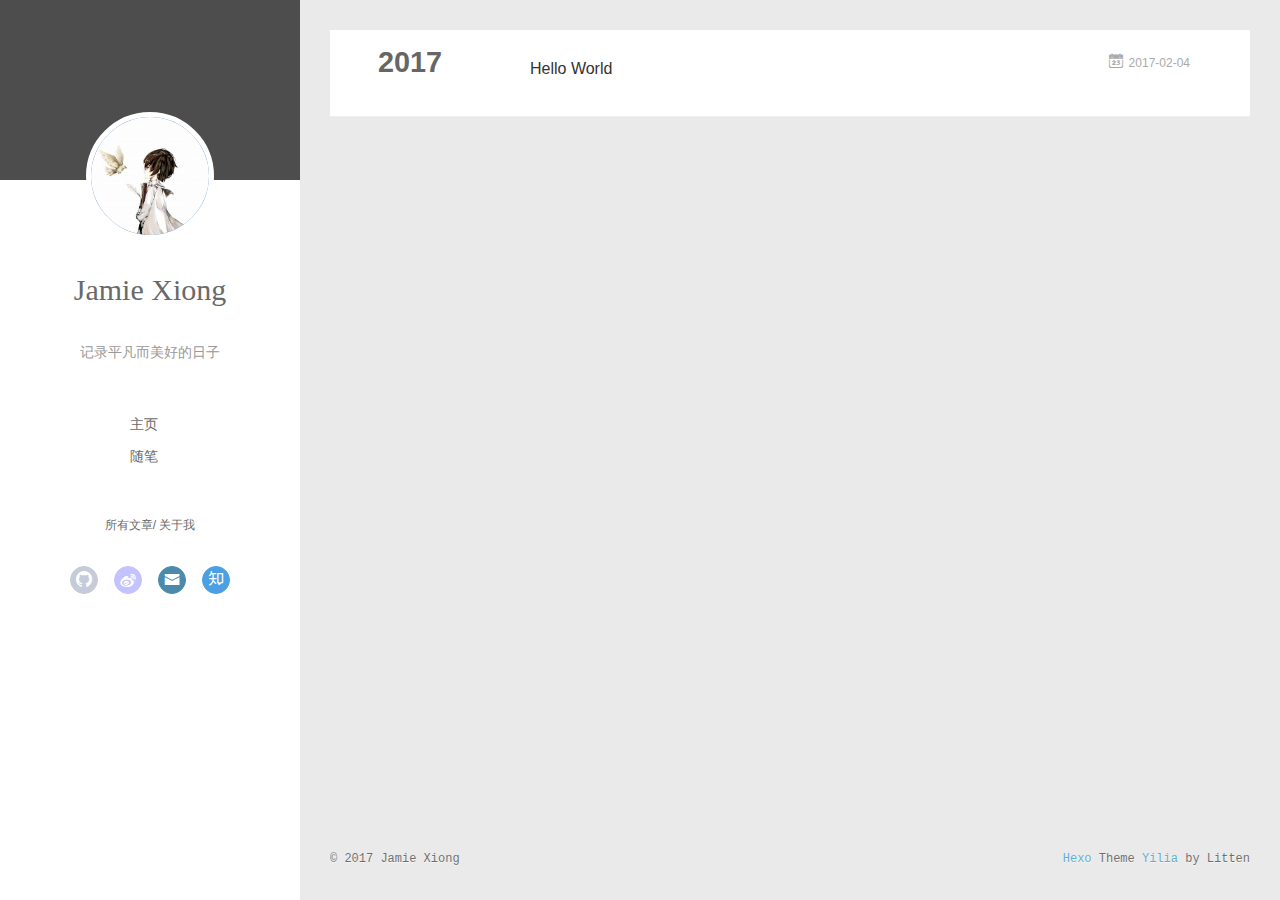
<file: archives/2017/index.html>
<!DOCTYPE html>
<html>
<head>
  <meta charset="utf-8">
  
  <meta name="renderer" content="webkit">
  <meta http-equiv="X-UA-Compatible" content="IE=edge" >
  <link rel="dns-prefetch" href="http://yoursite.com">
  <title>Archives: 2017 | Jamie Xiong&#39;s Blog</title>
  <meta name="viewport" content="width=device-width, initial-scale=1, maximum-scale=1">
  <meta name="description" content="码农">
<meta property="og:type" content="website">
<meta property="og:title" content="Jamie Xiong's Blog">
<meta property="og:url" content="http://yoursite.com/archives/2017/index.html">
<meta property="og:site_name" content="Jamie Xiong's Blog">
<meta property="og:description" content="码农">
<meta name="twitter:card" content="summary">
<meta name="twitter:title" content="Jamie Xiong's Blog">
<meta name="twitter:description" content="码农">
  
    <link rel="alternative" href="/atom.xml" title="Jamie Xiong&#39;s Blog" type="application/atom+xml">
  
  
    <link rel="icon" href="/favicon.png">
  
  <link rel="stylesheet" type="text/css" href="/./main.2d7529.css">
  <style type="text/css">
  
    #container.show {
      background: linear-gradient(200deg,#a0cfe4,#e8c37e);
    }
  </style>
  

  

</head>

<body>
  <div id="container" q-class="show:isCtnShow">
    <canvas id="anm-canvas" class="anm-canvas"></canvas>
    <div class="left-col" q-class="show:isShow">
      
<div class="overlay" style="background: #4d4d4d"></div>
<div class="intrude-less">
	<header id="header" class="inner">
		<a href="/" class="profilepic">
			<img src="/avart.jpg" class="js-avatar">
		</a>
		<hgroup>
		  <h1 class="header-author"><a href="/">Jamie Xiong</a></h1>
		</hgroup>
		
		<p class="header-subtitle">记录平凡而美好的日子</p>
		

		<nav class="header-menu">
			<ul>
			
				<li><a href="/">主页</a></li>
	        
				<li><a href="/tags/随笔/">随笔</a></li>
	        
			</ul>
		</nav>
		<nav class="header-smart-menu">
    		
    			
    			<a q-on="click: openSlider(e, 'innerArchive')" href="javascript:void(0)">所有文章</a>
    			
            
    			
    			<a q-on="click: openSlider(e, 'aboutme')" href="javascript:void(0)">关于我</a>
    			
            
		</nav>
		<nav class="header-nav">
			<div class="social">
				
					<a class="github" target="_blank" href="https://github.com/xzm941012" title="github"><i class="icon-github"></i></a>
		        
					<a class="weibo" target="_blank" href="#" title="weibo"><i class="icon-weibo"></i></a>
		        
					<a class="mail" target="_blank" href="https://xzm941012.github.io/resume" title="mail"><i class="icon-mail"></i></a>
		        
					<a class="zhihu" target="_blank" href="https://www.zhihu.com/people/zhen-ai-dexian/activities" title="zhihu"><i class="icon-zhihu"></i></a>
		        
			</div>
		</nav>
	</header>		
</div>

    </div>
    <div class="mid-col" q-class="show:isShow,hide:isShow|isFalse">
      
<nav id="mobile-nav">
  	<div class="overlay js-overlay" style="background: #4d4d4d"></div>
	<div class="btnctn js-mobile-btnctn">
  		<div class="slider-trigger list" q-on="click: openSlider(e)"><i class="icon icon-sort"></i></div>
	</div>
	<div class="intrude-less">
		<header id="header" class="inner">
			<div class="profilepic">
				<img src="/avart.jpg" class="js-avatar">
			</div>
			<hgroup>
			  <h1 class="header-author js-header-author">Jamie Xiong</h1>
			</hgroup>
			
			<p class="header-subtitle"><i class="icon icon-quo-left"></i>记录平凡而美好的日子<i class="icon icon-quo-right"></i></p>
			
			
			
				
			
				
			
			
			
			<nav class="header-nav">
				<div class="social">
					
						<a class="github" target="_blank" href="https://github.com/xzm941012" title="github"><i class="icon-github"></i></a>
			        
						<a class="weibo" target="_blank" href="#" title="weibo"><i class="icon-weibo"></i></a>
			        
						<a class="mail" target="_blank" href="https://xzm941012.github.io/resume" title="mail"><i class="icon-mail"></i></a>
			        
						<a class="zhihu" target="_blank" href="https://www.zhihu.com/people/zhen-ai-dexian/activities" title="zhihu"><i class="icon-zhihu"></i></a>
			        
				</div>
			</nav>

			<nav class="header-menu js-header-menu">
				<ul style="width: 50%">
				
				
					<li style="width: 50%"><a href="/">主页</a></li>
		        
					<li style="width: 50%"><a href="/tags/随笔/">随笔</a></li>
		        
				</ul>
			</nav>
		</header>				
	</div>
	<div class="mobile-mask" style="display:none" q-show="isShow"></div>
</nav>

      <div id="wrapper" class="body-wrap">
        <div class="menu-l">
          <div class="canvas-wrap">
            <canvas data-colors="#eaeaea" data-sectionHeight="100" data-contentId="js-content" id="myCanvas1" class="anm-canvas"></canvas>
          </div>
          <div id="js-content" class="content-ll">
            
  
  
    
    
      
      
      <section class="archives-wrap">
        <div class="archive-year-wrap">
          <a href="/archives/2017" class="archive-year">2017</a>
        </div>
        <div class="archives">
    
    <article class="archive-article archive-type-post">
  <div class="archive-article-inner">
    <header class="archive-article-header">
      	<div class="article-meta">
	      	<a href="/2017/02/04/hello-world/" class="archive-article-date">
  	<time datetime="2017-02-04T05:58:59.000Z" itemprop="datePublished"><i class="icon-calendar icon"></i>2017-02-04</time>
</a>
        </div>
    	 
  
    <h1 itemprop="name">
      <a class="archive-article-title" href="/2017/02/04/hello-world/">Hello World</a>
    </h1>
  

        <div class="article-info info-on-right">
          
          

        </div>
        <div class="clearfix"></div>
    </header>
  </div>
</article>
  
  
    </div></section>
  

    


          </div>
        </div>
      </div>
      <footer id="footer">
  <div class="outer">
    <div id="footer-info">
    	<div class="footer-left">
    		&copy; 2017 Jamie Xiong
    	</div>
      	<div class="footer-right">
      		<a href="http://hexo.io/" target="_blank">Hexo</a>  Theme <a href="https://github.com/litten/hexo-theme-yilia" target="_blank">Yilia</a> by Litten
      	</div>
    </div>
  </div>
</footer>
    </div>
    <script>
	var yiliaConfig = {
		mathjax: false,
		isHome: false,
		isPost: false,
		isArchive: true,
		isTag: false,
		isCategory: false,
		open_in_new: false,
		root: "/",
		innerArchive: true,
		showTags: false
	}
</script>

<script>!function(t){function n(r){if(e[r])return e[r].exports;var o=e[r]={exports:{},id:r,loaded:!1};return t[r].call(o.exports,o,o.exports,n),o.loaded=!0,o.exports}var e={};return n.m=t,n.c=e,n.p="./",n(0)}([function(t,n,e){"use strict";function r(t){return t&&t.__esModule?t:{default:t}}function o(t,n){var e=/\/|index.html/g;return t.replace(e,"")===n.replace(e,"")}function i(){for(var t=document.querySelectorAll(".js-header-menu li a"),n=window.location.pathname,e=0,r=t.length;e<r;e++){var i=t[e];o(n,i.getAttribute("href"))&&(0,d.default)(i,"active")}}function u(t){for(var n=t.offsetLeft,e=t.offsetParent;null!==e;)n+=e.offsetLeft,e=e.offsetParent;return n}function f(t){for(var n=t.offsetTop,e=t.offsetParent;null!==e;)n+=e.offsetTop,e=e.offsetParent;return n}function c(t,n,e,r,o){var i=u(t),c=f(t)-n;if(c-e<=o){var a=t.$newDom;a||(a=t.cloneNode(!0),(0,h.default)(t,a),t.$newDom=a,a.style.position="fixed",a.style.top=(e||c)+"px",a.style.left=i+"px",a.style.zIndex=r||2,a.style.width="100%",a.style.color="#fff"),a.style.visibility="visible",t.style.visibility="hidden"}else{t.style.visibility="visible";var s=t.$newDom;s&&(s.style.visibility="hidden")}}function a(){var t=document.querySelector(".js-overlay"),n=document.querySelector(".js-header-menu");c(t,document.body.scrollTop,-63,2,0),c(n,document.body.scrollTop,1,3,0)}function s(){document.querySelector("#container").addEventListener("scroll",function(t){a()}),window.addEventListener("scroll",function(t){a()}),a()}function l(){x.default.versions.mobile&&window.screen.width<800&&(i(),s())}var p=e(71),d=r(p),v=e(72),y=(r(v),e(84)),h=r(y),b=e(69),x=r(b),m=e(75),g=r(m),w=e(70);l(),(0,w.addLoadEvent)(function(){g.default.init()}),t.exports={}},function(t,n){var e=t.exports="undefined"!=typeof window&&window.Math==Math?window:"undefined"!=typeof self&&self.Math==Math?self:Function("return this")();"number"==typeof __g&&(__g=e)},function(t,n){var e={}.hasOwnProperty;t.exports=function(t,n){return e.call(t,n)}},function(t,n,e){var r=e(49),o=e(15);t.exports=function(t){return r(o(t))}},function(t,n,e){t.exports=!e(8)(function(){return 7!=Object.defineProperty({},"a",{get:function(){return 7}}).a})},function(t,n,e){var r=e(6),o=e(12);t.exports=e(4)?function(t,n,e){return r.f(t,n,o(1,e))}:function(t,n,e){return t[n]=e,t}},function(t,n,e){var r=e(10),o=e(30),i=e(24),u=Object.defineProperty;n.f=e(4)?Object.defineProperty:function(t,n,e){if(r(t),n=i(n,!0),r(e),o)try{return u(t,n,e)}catch(t){}if("get"in e||"set"in e)throw TypeError("Accessors not supported!");return"value"in e&&(t[n]=e.value),t}},function(t,n,e){var r=e(22)("wks"),o=e(13),i=e(1).Symbol,u="function"==typeof i,f=t.exports=function(t){return r[t]||(r[t]=u&&i[t]||(u?i:o)("Symbol."+t))};f.store=r},function(t,n){t.exports=function(t){try{return!!t()}catch(t){return!0}}},function(t,n,e){var r=e(35),o=e(16);t.exports=Object.keys||function(t){return r(t,o)}},function(t,n,e){var r=e(11);t.exports=function(t){if(!r(t))throw TypeError(t+" is not an object!");return t}},function(t,n){t.exports=function(t){return"object"==typeof t?null!==t:"function"==typeof t}},function(t,n){t.exports=function(t,n){return{enumerable:!(1&t),configurable:!(2&t),writable:!(4&t),value:n}}},function(t,n){var e=0,r=Math.random();t.exports=function(t){return"Symbol(".concat(void 0===t?"":t,")_",(++e+r).toString(36))}},function(t,n){var e=t.exports={version:"2.4.0"};"number"==typeof __e&&(__e=e)},function(t,n){t.exports=function(t){if(void 0==t)throw TypeError("Can't call method on  "+t);return t}},function(t,n){t.exports="constructor,hasOwnProperty,isPrototypeOf,propertyIsEnumerable,toLocaleString,toString,valueOf".split(",")},function(t,n){t.exports={}},function(t,n){t.exports=!0},function(t,n){n.f={}.propertyIsEnumerable},function(t,n,e){var r=e(6).f,o=e(2),i=e(7)("toStringTag");t.exports=function(t,n,e){t&&!o(t=e?t:t.prototype,i)&&r(t,i,{configurable:!0,value:n})}},function(t,n,e){var r=e(22)("keys"),o=e(13);t.exports=function(t){return r[t]||(r[t]=o(t))}},function(t,n,e){var r=e(1),o="__core-js_shared__",i=r[o]||(r[o]={});t.exports=function(t){return i[t]||(i[t]={})}},function(t,n){var e=Math.ceil,r=Math.floor;t.exports=function(t){return isNaN(t=+t)?0:(t>0?r:e)(t)}},function(t,n,e){var r=e(11);t.exports=function(t,n){if(!r(t))return t;var e,o;if(n&&"function"==typeof(e=t.toString)&&!r(o=e.call(t)))return o;if("function"==typeof(e=t.valueOf)&&!r(o=e.call(t)))return o;if(!n&&"function"==typeof(e=t.toString)&&!r(o=e.call(t)))return o;throw TypeError("Can't convert object to primitive value")}},function(t,n,e){var r=e(1),o=e(14),i=e(18),u=e(26),f=e(6).f;t.exports=function(t){var n=o.Symbol||(o.Symbol=i?{}:r.Symbol||{});"_"==t.charAt(0)||t in n||f(n,t,{value:u.f(t)})}},function(t,n,e){n.f=e(7)},function(t,n,e){var r=e(1),o=e(14),i=e(46),u=e(5),f="prototype",c=function(t,n,e){var a,s,l,p=t&c.F,d=t&c.G,v=t&c.S,y=t&c.P,h=t&c.B,b=t&c.W,x=d?o:o[n]||(o[n]={}),m=x[f],g=d?r:v?r[n]:(r[n]||{})[f];d&&(e=n);for(a in e)s=!p&&g&&void 0!==g[a],s&&a in x||(l=s?g[a]:e[a],x[a]=d&&"function"!=typeof g[a]?e[a]:h&&s?i(l,r):b&&g[a]==l?function(t){var n=function(n,e,r){if(this instanceof t){switch(arguments.length){case 0:return new t;case 1:return new t(n);case 2:return new t(n,e)}return new t(n,e,r)}return t.apply(this,arguments)};return n[f]=t[f],n}(l):y&&"function"==typeof l?i(Function.call,l):l,y&&((x.virtual||(x.virtual={}))[a]=l,t&c.R&&m&&!m[a]&&u(m,a,l)))};c.F=1,c.G=2,c.S=4,c.P=8,c.B=16,c.W=32,c.U=64,c.R=128,t.exports=c},function(t,n){var e={}.toString;t.exports=function(t){return e.call(t).slice(8,-1)}},function(t,n,e){var r=e(11),o=e(1).document,i=r(o)&&r(o.createElement);t.exports=function(t){return i?o.createElement(t):{}}},function(t,n,e){t.exports=!e(4)&&!e(8)(function(){return 7!=Object.defineProperty(e(29)("div"),"a",{get:function(){return 7}}).a})},function(t,n,e){"use strict";var r=e(18),o=e(27),i=e(36),u=e(5),f=e(2),c=e(17),a=e(51),s=e(20),l=e(58),p=e(7)("iterator"),d=!([].keys&&"next"in[].keys()),v="@@iterator",y="keys",h="values",b=function(){return this};t.exports=function(t,n,e,x,m,g,w){a(e,n,x);var O,S,_,j=function(t){if(!d&&t in A)return A[t];switch(t){case y:return function(){return new e(this,t)};case h:return function(){return new e(this,t)}}return function(){return new e(this,t)}},P=n+" Iterator",E=m==h,M=!1,A=t.prototype,T=A[p]||A[v]||m&&A[m],L=T||j(m),N=m?E?j("entries"):L:void 0,C="Array"==n?A.entries||T:T;if(C&&(_=l(C.call(new t)),_!==Object.prototype&&(s(_,P,!0),r||f(_,p)||u(_,p,b))),E&&T&&T.name!==h&&(M=!0,L=function(){return T.call(this)}),r&&!w||!d&&!M&&A[p]||u(A,p,L),c[n]=L,c[P]=b,m)if(O={values:E?L:j(h),keys:g?L:j(y),entries:N},w)for(S in O)S in A||i(A,S,O[S]);else o(o.P+o.F*(d||M),n,O);return O}},function(t,n,e){var r=e(10),o=e(55),i=e(16),u=e(21)("IE_PROTO"),f=function(){},c="prototype",a=function(){var t,n=e(29)("iframe"),r=i.length,o="<",u=">";for(n.style.display="none",e(48).appendChild(n),n.src="javascript:",t=n.contentWindow.document,t.open(),t.write(o+"script"+u+"document.F=Object"+o+"/script"+u),t.close(),a=t.F;r--;)delete a[c][i[r]];return a()};t.exports=Object.create||function(t,n){var e;return null!==t?(f[c]=r(t),e=new f,f[c]=null,e[u]=t):e=a(),void 0===n?e:o(e,n)}},function(t,n,e){var r=e(35),o=e(16).concat("length","prototype");n.f=Object.getOwnPropertyNames||function(t){return r(t,o)}},function(t,n){n.f=Object.getOwnPropertySymbols},function(t,n,e){var r=e(2),o=e(3),i=e(45)(!1),u=e(21)("IE_PROTO");t.exports=function(t,n){var e,f=o(t),c=0,a=[];for(e in f)e!=u&&r(f,e)&&a.push(e);for(;n.length>c;)r(f,e=n[c++])&&(~i(a,e)||a.push(e));return a}},function(t,n,e){t.exports=e(5)},function(t,n,e){var r=e(15);t.exports=function(t){return Object(r(t))}},function(t,n,e){t.exports={default:e(41),__esModule:!0}},function(t,n,e){t.exports={default:e(42),__esModule:!0}},function(t,n,e){"use strict";function r(t){return t&&t.__esModule?t:{default:t}}n.__esModule=!0;var o=e(39),i=r(o),u=e(38),f=r(u),c="function"==typeof f.default&&"symbol"==typeof i.default?function(t){return typeof t}:function(t){return t&&"function"==typeof f.default&&t.constructor===f.default&&t!==f.default.prototype?"symbol":typeof t};n.default="function"==typeof f.default&&"symbol"===c(i.default)?function(t){return"undefined"==typeof t?"undefined":c(t)}:function(t){return t&&"function"==typeof f.default&&t.constructor===f.default&&t!==f.default.prototype?"symbol":"undefined"==typeof t?"undefined":c(t)}},function(t,n,e){e(65),e(63),e(66),e(67),t.exports=e(14).Symbol},function(t,n,e){e(64),e(68),t.exports=e(26).f("iterator")},function(t,n){t.exports=function(t){if("function"!=typeof t)throw TypeError(t+" is not a function!");return t}},function(t,n){t.exports=function(){}},function(t,n,e){var r=e(3),o=e(61),i=e(60);t.exports=function(t){return function(n,e,u){var f,c=r(n),a=o(c.length),s=i(u,a);if(t&&e!=e){for(;a>s;)if(f=c[s++],f!=f)return!0}else for(;a>s;s++)if((t||s in c)&&c[s]===e)return t||s||0;return!t&&-1}}},function(t,n,e){var r=e(43);t.exports=function(t,n,e){if(r(t),void 0===n)return t;switch(e){case 1:return function(e){return t.call(n,e)};case 2:return function(e,r){return t.call(n,e,r)};case 3:return function(e,r,o){return t.call(n,e,r,o)}}return function(){return t.apply(n,arguments)}}},function(t,n,e){var r=e(9),o=e(34),i=e(19);t.exports=function(t){var n=r(t),e=o.f;if(e)for(var u,f=e(t),c=i.f,a=0;f.length>a;)c.call(t,u=f[a++])&&n.push(u);return n}},function(t,n,e){t.exports=e(1).document&&document.documentElement},function(t,n,e){var r=e(28);t.exports=Object("z").propertyIsEnumerable(0)?Object:function(t){return"String"==r(t)?t.split(""):Object(t)}},function(t,n,e){var r=e(28);t.exports=Array.isArray||function(t){return"Array"==r(t)}},function(t,n,e){"use strict";var r=e(32),o=e(12),i=e(20),u={};e(5)(u,e(7)("iterator"),function(){return this}),t.exports=function(t,n,e){t.prototype=r(u,{next:o(1,e)}),i(t,n+" Iterator")}},function(t,n){t.exports=function(t,n){return{value:n,done:!!t}}},function(t,n,e){var r=e(9),o=e(3);t.exports=function(t,n){for(var e,i=o(t),u=r(i),f=u.length,c=0;f>c;)if(i[e=u[c++]]===n)return e}},function(t,n,e){var r=e(13)("meta"),o=e(11),i=e(2),u=e(6).f,f=0,c=Object.isExtensible||function(){return!0},a=!e(8)(function(){return c(Object.preventExtensions({}))}),s=function(t){u(t,r,{value:{i:"O"+ ++f,w:{}}})},l=function(t,n){if(!o(t))return"symbol"==typeof t?t:("string"==typeof t?"S":"P")+t;if(!i(t,r)){if(!c(t))return"F";if(!n)return"E";s(t)}return t[r].i},p=function(t,n){if(!i(t,r)){if(!c(t))return!0;if(!n)return!1;s(t)}return t[r].w},d=function(t){return a&&v.NEED&&c(t)&&!i(t,r)&&s(t),t},v=t.exports={KEY:r,NEED:!1,fastKey:l,getWeak:p,onFreeze:d}},function(t,n,e){var r=e(6),o=e(10),i=e(9);t.exports=e(4)?Object.defineProperties:function(t,n){o(t);for(var e,u=i(n),f=u.length,c=0;f>c;)r.f(t,e=u[c++],n[e]);return t}},function(t,n,e){var r=e(19),o=e(12),i=e(3),u=e(24),f=e(2),c=e(30),a=Object.getOwnPropertyDescriptor;n.f=e(4)?a:function(t,n){if(t=i(t),n=u(n,!0),c)try{return a(t,n)}catch(t){}if(f(t,n))return o(!r.f.call(t,n),t[n])}},function(t,n,e){var r=e(3),o=e(33).f,i={}.toString,u="object"==typeof window&&window&&Object.getOwnPropertyNames?Object.getOwnPropertyNames(window):[],f=function(t){try{return o(t)}catch(t){return u.slice()}};t.exports.f=function(t){return u&&"[object Window]"==i.call(t)?f(t):o(r(t))}},function(t,n,e){var r=e(2),o=e(37),i=e(21)("IE_PROTO"),u=Object.prototype;t.exports=Object.getPrototypeOf||function(t){return t=o(t),r(t,i)?t[i]:"function"==typeof t.constructor&&t instanceof t.constructor?t.constructor.prototype:t instanceof Object?u:null}},function(t,n,e){var r=e(23),o=e(15);t.exports=function(t){return function(n,e){var i,u,f=String(o(n)),c=r(e),a=f.length;return c<0||c>=a?t?"":void 0:(i=f.charCodeAt(c),i<55296||i>56319||c+1===a||(u=f.charCodeAt(c+1))<56320||u>57343?t?f.charAt(c):i:t?f.slice(c,c+2):(i-55296<<10)+(u-56320)+65536)}}},function(t,n,e){var r=e(23),o=Math.max,i=Math.min;t.exports=function(t,n){return t=r(t),t<0?o(t+n,0):i(t,n)}},function(t,n,e){var r=e(23),o=Math.min;t.exports=function(t){return t>0?o(r(t),9007199254740991):0}},function(t,n,e){"use strict";var r=e(44),o=e(52),i=e(17),u=e(3);t.exports=e(31)(Array,"Array",function(t,n){this._t=u(t),this._i=0,this._k=n},function(){var t=this._t,n=this._k,e=this._i++;return!t||e>=t.length?(this._t=void 0,o(1)):"keys"==n?o(0,e):"values"==n?o(0,t[e]):o(0,[e,t[e]])},"values"),i.Arguments=i.Array,r("keys"),r("values"),r("entries")},function(t,n){},function(t,n,e){"use strict";var r=e(59)(!0);e(31)(String,"String",function(t){this._t=String(t),this._i=0},function(){var t,n=this._t,e=this._i;return e>=n.length?{value:void 0,done:!0}:(t=r(n,e),this._i+=t.length,{value:t,done:!1})})},function(t,n,e){"use strict";var r=e(1),o=e(2),i=e(4),u=e(27),f=e(36),c=e(54).KEY,a=e(8),s=e(22),l=e(20),p=e(13),d=e(7),v=e(26),y=e(25),h=e(53),b=e(47),x=e(50),m=e(10),g=e(3),w=e(24),O=e(12),S=e(32),_=e(57),j=e(56),P=e(6),E=e(9),M=j.f,A=P.f,T=_.f,L=r.Symbol,N=r.JSON,C=N&&N.stringify,k="prototype",F=d("_hidden"),q=d("toPrimitive"),I={}.propertyIsEnumerable,B=s("symbol-registry"),D=s("symbols"),W=s("op-symbols"),H=Object[k],K="function"==typeof L,R=r.QObject,J=!R||!R[k]||!R[k].findChild,U=i&&a(function(){return 7!=S(A({},"a",{get:function(){return A(this,"a",{value:7}).a}})).a})?function(t,n,e){var r=M(H,n);r&&delete H[n],A(t,n,e),r&&t!==H&&A(H,n,r)}:A,G=function(t){var n=D[t]=S(L[k]);return n._k=t,n},$=K&&"symbol"==typeof L.iterator?function(t){return"symbol"==typeof t}:function(t){return t instanceof L},z=function(t,n,e){return t===H&&z(W,n,e),m(t),n=w(n,!0),m(e),o(D,n)?(e.enumerable?(o(t,F)&&t[F][n]&&(t[F][n]=!1),e=S(e,{enumerable:O(0,!1)})):(o(t,F)||A(t,F,O(1,{})),t[F][n]=!0),U(t,n,e)):A(t,n,e)},Y=function(t,n){m(t);for(var e,r=b(n=g(n)),o=0,i=r.length;i>o;)z(t,e=r[o++],n[e]);return t},Q=function(t,n){return void 0===n?S(t):Y(S(t),n)},X=function(t){var n=I.call(this,t=w(t,!0));return!(this===H&&o(D,t)&&!o(W,t))&&(!(n||!o(this,t)||!o(D,t)||o(this,F)&&this[F][t])||n)},V=function(t,n){if(t=g(t),n=w(n,!0),t!==H||!o(D,n)||o(W,n)){var e=M(t,n);return!e||!o(D,n)||o(t,F)&&t[F][n]||(e.enumerable=!0),e}},Z=function(t){for(var n,e=T(g(t)),r=[],i=0;e.length>i;)o(D,n=e[i++])||n==F||n==c||r.push(n);return r},tt=function(t){for(var n,e=t===H,r=T(e?W:g(t)),i=[],u=0;r.length>u;)!o(D,n=r[u++])||e&&!o(H,n)||i.push(D[n]);return i};K||(L=function(){if(this instanceof L)throw TypeError("Symbol is not a constructor!");var t=p(arguments.length>0?arguments[0]:void 0),n=function(e){this===H&&n.call(W,e),o(this,F)&&o(this[F],t)&&(this[F][t]=!1),U(this,t,O(1,e))};return i&&J&&U(H,t,{configurable:!0,set:n}),G(t)},f(L[k],"toString",function(){return this._k}),j.f=V,P.f=z,e(33).f=_.f=Z,e(19).f=X,e(34).f=tt,i&&!e(18)&&f(H,"propertyIsEnumerable",X,!0),v.f=function(t){return G(d(t))}),u(u.G+u.W+u.F*!K,{Symbol:L});for(var nt="hasInstance,isConcatSpreadable,iterator,match,replace,search,species,split,toPrimitive,toStringTag,unscopables".split(","),et=0;nt.length>et;)d(nt[et++]);for(var nt=E(d.store),et=0;nt.length>et;)y(nt[et++]);u(u.S+u.F*!K,"Symbol",{for:function(t){return o(B,t+="")?B[t]:B[t]=L(t)},keyFor:function(t){if($(t))return h(B,t);throw TypeError(t+" is not a symbol!")},useSetter:function(){J=!0},useSimple:function(){J=!1}}),u(u.S+u.F*!K,"Object",{create:Q,defineProperty:z,defineProperties:Y,getOwnPropertyDescriptor:V,getOwnPropertyNames:Z,getOwnPropertySymbols:tt}),N&&u(u.S+u.F*(!K||a(function(){var t=L();return"[null]"!=C([t])||"{}"!=C({a:t})||"{}"!=C(Object(t))})),"JSON",{stringify:function(t){if(void 0!==t&&!$(t)){for(var n,e,r=[t],o=1;arguments.length>o;)r.push(arguments[o++]);return n=r[1],"function"==typeof n&&(e=n),!e&&x(n)||(n=function(t,n){if(e&&(n=e.call(this,t,n)),!$(n))return n}),r[1]=n,C.apply(N,r)}}}),L[k][q]||e(5)(L[k],q,L[k].valueOf),l(L,"Symbol"),l(Math,"Math",!0),l(r.JSON,"JSON",!0)},function(t,n,e){e(25)("asyncIterator")},function(t,n,e){e(25)("observable")},function(t,n,e){e(62);for(var r=e(1),o=e(5),i=e(17),u=e(7)("toStringTag"),f=["NodeList","DOMTokenList","MediaList","StyleSheetList","CSSRuleList"],c=0;c<5;c++){var a=f[c],s=r[a],l=s&&s.prototype;l&&!l[u]&&o(l,u,a),i[a]=i.Array}},function(t,n){"use strict";var e={versions:function(){var t=window.navigator.userAgent;return{trident:t.indexOf("Trident")>-1,presto:t.indexOf("Presto")>-1,webKit:t.indexOf("AppleWebKit")>-1,gecko:t.indexOf("Gecko")>-1&&t.indexOf("KHTML")==-1,mobile:!!t.match(/AppleWebKit.*Mobile.*/),ios:!!t.match(/\(i[^;]+;( U;)? CPU.+Mac OS X/),android:t.indexOf("Android")>-1||t.indexOf("Linux")>-1,iPhone:t.indexOf("iPhone")>-1||t.indexOf("Mac")>-1,iPad:t.indexOf("iPad")>-1,webApp:t.indexOf("Safari")==-1,weixin:t.indexOf("MicroMessenger")==-1}}()};t.exports=e},function(t,n,e){"use strict";function r(t){return t&&t.__esModule?t:{default:t}}var o=e(40),i=r(o),u=function(){function t(t,n,e){return n||e?String.fromCharCode(n||e):o[t]||t}function n(t){return l[t]}var e=/&quot;|&lt;|&gt;|&amp;|&nbsp;|&apos;|&#(\d+);|&#(\d+)/g,r=/['<> "&]/g,o={"&quot;":'"',"&lt;":"<","&gt;":">","&amp;":"&","&nbsp;":" "},f=/\u00a0/g,c=/<br\s*\/?>/gi,a=/\r?\n/g,s=/\s/g,l={};for(var p in o)l[o[p]]=p;return o["&apos;"]="'",l["'"]="&#39;",{encode:function(t){return t?(""+t).replace(r,n).replace(a,"<br/>").replace(s,"&nbsp;"):""},decode:function(n){return n?(""+n).replace(c,"\n").replace(e,t).replace(f," "):""},encodeBase16:function(t){if(!t)return t;t+="";for(var n=[],e=0,r=t.length;r>e;e++)n.push(t.charCodeAt(e).toString(16).toUpperCase());return n.join("")},encodeBase16forJSON:function(t){if(!t)return t;t=t.replace(/[\u4E00-\u9FBF]/gi,function(t){return escape(t).replace("%u","\\u")});for(var n=[],e=0,r=t.length;r>e;e++)n.push(t.charCodeAt(e).toString(16).toUpperCase());return n.join("")},decodeBase16:function(t){if(!t)return t;t+="";for(var n=[],e=0,r=t.length;r>e;e+=2)n.push(String.fromCharCode("0x"+t.slice(e,e+2)));return n.join("")},encodeObject:function(t){if(t instanceof Array)for(var n=0,e=t.length;e>n;n++)t[n]=u.encodeObject(t[n]);else if("object"==("undefined"==typeof t?"undefined":(0,i.default)(t)))for(var r in t)t[r]=u.encodeObject(t[r]);else if("string"==typeof t)return u.encode(t);return t},loadScript:function(t){var n=document.createElement("script");document.getElementsByTagName("body")[0].appendChild(n),n.setAttribute("src",t)},addLoadEvent:function(t){var n=window.onload;"function"!=typeof window.onload?window.onload=t:window.onload=function(){n(),t()}}}}();t.exports=u},function(t,n){function e(t,n){t.classList?t.classList.add(n):t.className+=" "+n}t.exports=e},function(t,n){function e(t,n){if(t.classList)t.classList.remove(n);else{var e=new RegExp("(^|\\b)"+n.split(" ").join("|")+"(\\b|$)","gi");t.className=t.className.replace(e," ")}}t.exports=e},,,function(t,n){"use strict";function e(){var t=document.querySelector("#page-nav");if(t&&!document.querySelector("#page-nav .extend.prev")&&(t.innerHTML='<a class="extend prev disabled" rel="prev">&laquo; Prev</a>'+t.innerHTML),t&&!document.querySelector("#page-nav .extend.next")&&(t.innerHTML=t.innerHTML+'<a class="extend next disabled" rel="next">Next &raquo;</a>'),yiliaConfig&&yiliaConfig.open_in_new){var n=document.querySelectorAll(".article-entry a:not(.article-more-a)");n.forEach(function(t){t.setAttribute("target","_blank")})}var e=document.querySelector("#js-aboutme");e&&0!==e.length&&(e.innerHTML=e.innerText)}t.exports={init:e}},,,,,,,,,function(t,n){function e(t,n){if("string"==typeof n)return t.insertAdjacentHTML("afterend",n);var e=t.nextSibling;return e?t.parentNode.insertBefore(n,e):t.parentNode.appendChild(n)}t.exports=e}])</script><script src="/./main.2d7529.js"></script><script>!function(){var e=function(e){var t=document.createElement("script");document.getElementsByTagName("body")[0].appendChild(t),t.setAttribute("src",e)};e("/slider.885efe.js")}()</script>


    
<div class="tools-col" q-class="show:isShow,hide:isShow|isFalse" q-on="click:stop(e)">
  <div class="tools-nav header-menu">
    
    
      
      
      
    
      
      
      
    
    

    <ul style="width: 70%">
    
    
      
      <li style="width: 50%" q-on="click: openSlider(e, 'innerArchive')"><a href="javascript:void(0)" q-class="active:innerArchive">所有文章</a></li>
      
        
      
      <li style="width: 50%" q-on="click: openSlider(e, 'aboutme')"><a href="javascript:void(0)" q-class="active:aboutme">关于我</a></li>
      
        
    </ul>
  </div>
  <div class="tools-wrap">
    
    	<section class="tools-section tools-section-all" q-show="innerArchive">
        <div class="search-wrap">
          <input class="search-ipt" q-model="search" type="text" placeholder="find something…">
          <i class="icon-search icon" q-show="search|isEmptyStr"></i>
          <i class="icon-close icon" q-show="search|isNotEmptyStr" q-on="click:clearChose(e)"></i>
        </div>
        <div class="widget tagcloud search-tag">
          <p class="search-tag-wording">tag:</p>
          <label class="search-switch">
            <input type="checkbox" q-on="click:toggleTag(e)" q-attr="checked:showTags">
          </label>
          <ul class="article-tag-list" q-show="showTags">
            
            <div class="clearfix"></div>
          </ul>
        </div>
        <ul class="search-ul">
          <p q-show="jsonFail" style="padding: 20px; font-size: 12px;">
            缺失模块。<br/>1、在博客根目录（注意不是yilia根目录）执行以下命令：<br/> npm i hexo-generator-json-content --save<br/><br/>
            2、在根目录_config.yml里添加配置：
<pre style="font-size: 12px;" q-show="jsonFail">
  jsonContent:
    meta: false
    pages: false
    posts:
      title: true
      date: true
      path: true
      text: true
      raw: false
      content: false
      slug: false
      updated: false
      comments: false
      link: false
      permalink: false
      excerpt: false
      categories: false
      tags: true
</pre>
          </p>
          <li class="search-li" q-repeat="items" q-show="isShow">
            <a q-attr="href:path|urlformat" class="search-title"><i class="icon-quo-left icon"></i><span q-text="title"></span></a>
            <p class="search-time">
              <i class="icon-calendar icon"></i>
              <span q-text="date|dateformat"></span>
            </p>
            <p class="search-tag">
              <i class="icon-price-tags icon"></i>
              <span q-repeat="tags" q-on="click:choseTag(e, name)" q-text="name|tagformat"></span>
            </p>
          </li>
        </ul>
    	</section>
    

    

    
    	<section class="tools-section tools-section-me" q-show="aboutme">
  	  	
  	  		<div class="aboutme-wrap" id="js-aboutme">&lt;center&gt;前端|后端 &lt;br/&gt; 程序员|素描初学者&lt;centrt/&gt;</div>
  	  	
    	</section>
    
  </div>
  
</div>
    <!-- Root element of PhotoSwipe. Must have class pswp. -->
<div class="pswp" tabindex="-1" role="dialog" aria-hidden="true">

    <!-- Background of PhotoSwipe. 
         It's a separate element as animating opacity is faster than rgba(). -->
    <div class="pswp__bg"></div>

    <!-- Slides wrapper with overflow:hidden. -->
    <div class="pswp__scroll-wrap">

        <!-- Container that holds slides. 
            PhotoSwipe keeps only 3 of them in the DOM to save memory.
            Don't modify these 3 pswp__item elements, data is added later on. -->
        <div class="pswp__container">
            <div class="pswp__item"></div>
            <div class="pswp__item"></div>
            <div class="pswp__item"></div>
        </div>

        <!-- Default (PhotoSwipeUI_Default) interface on top of sliding area. Can be changed. -->
        <div class="pswp__ui pswp__ui--hidden">

            <div class="pswp__top-bar">

                <!--  Controls are self-explanatory. Order can be changed. -->

                <div class="pswp__counter"></div>

                <button class="pswp__button pswp__button--close" title="Close (Esc)"></button>

                <button class="pswp__button pswp__button--share" style="display:none" title="Share"></button>

                <button class="pswp__button pswp__button--fs" title="Toggle fullscreen"></button>

                <button class="pswp__button pswp__button--zoom" title="Zoom in/out"></button>

                <!-- Preloader demo http://codepen.io/dimsemenov/pen/yyBWoR -->
                <!-- element will get class pswp__preloader--active when preloader is running -->
                <div class="pswp__preloader">
                    <div class="pswp__preloader__icn">
                      <div class="pswp__preloader__cut">
                        <div class="pswp__preloader__donut"></div>
                      </div>
                    </div>
                </div>
            </div>

            <div class="pswp__share-modal pswp__share-modal--hidden pswp__single-tap">
                <div class="pswp__share-tooltip"></div> 
            </div>

            <button class="pswp__button pswp__button--arrow--left" title="Previous (arrow left)">
            </button>

            <button class="pswp__button pswp__button--arrow--right" title="Next (arrow right)">
            </button>

            <div class="pswp__caption">
                <div class="pswp__caption__center"></div>
            </div>

        </div>

    </div>

</div>
  </div>
</body>
</html>
</file>
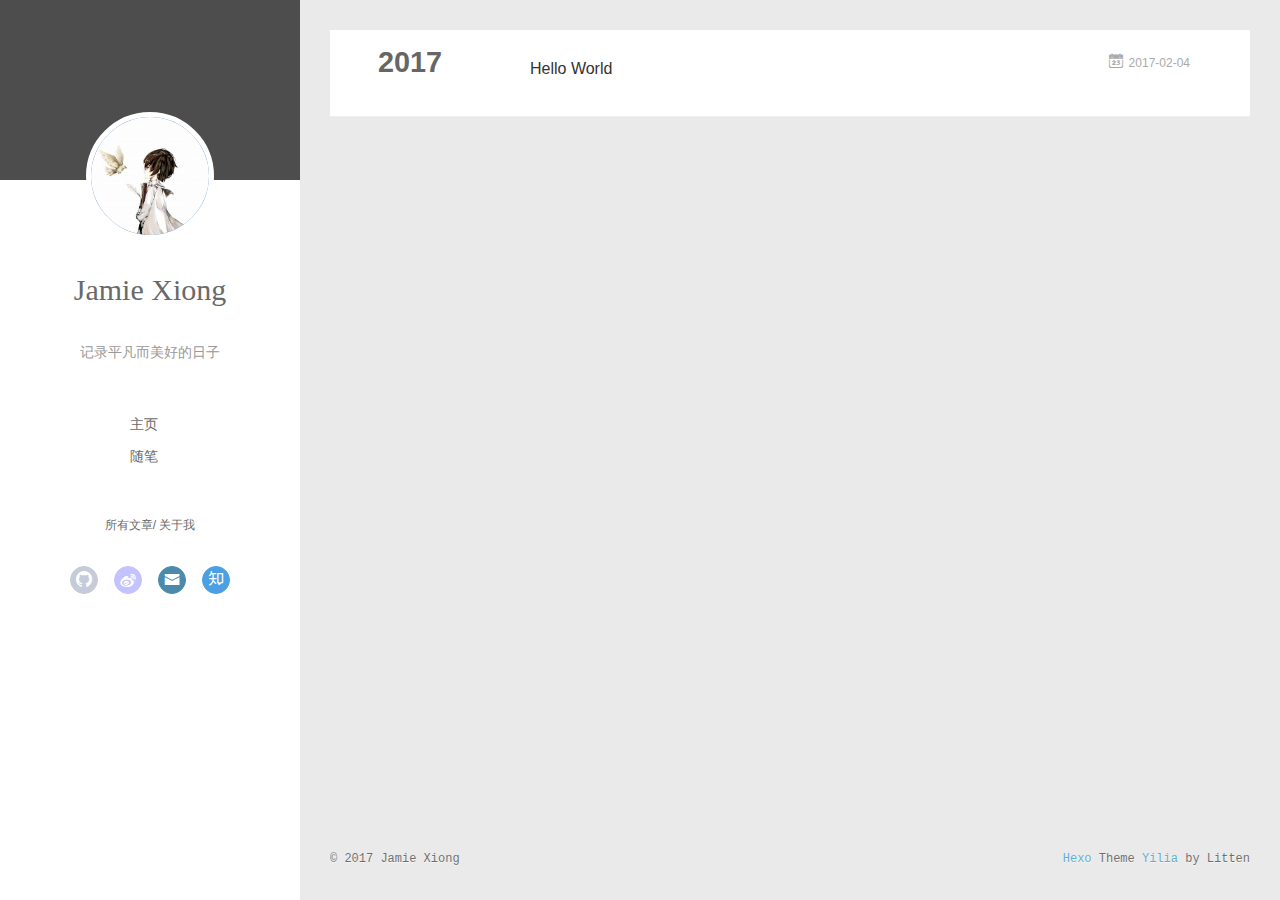
<file: archives/2017/02/index.html>
<!DOCTYPE html>
<html>
<head>
  <meta charset="utf-8">
  
  <meta name="renderer" content="webkit">
  <meta http-equiv="X-UA-Compatible" content="IE=edge" >
  <link rel="dns-prefetch" href="http://yoursite.com">
  <title>Archives: 2017/2 | Jamie Xiong&#39;s Blog</title>
  <meta name="viewport" content="width=device-width, initial-scale=1, maximum-scale=1">
  <meta name="description" content="码农">
<meta property="og:type" content="website">
<meta property="og:title" content="Jamie Xiong's Blog">
<meta property="og:url" content="http://yoursite.com/archives/2017/02/index.html">
<meta property="og:site_name" content="Jamie Xiong's Blog">
<meta property="og:description" content="码农">
<meta name="twitter:card" content="summary">
<meta name="twitter:title" content="Jamie Xiong's Blog">
<meta name="twitter:description" content="码农">
  
    <link rel="alternative" href="/atom.xml" title="Jamie Xiong&#39;s Blog" type="application/atom+xml">
  
  
    <link rel="icon" href="/favicon.png">
  
  <link rel="stylesheet" type="text/css" href="/./main.2d7529.css">
  <style type="text/css">
  
    #container.show {
      background: linear-gradient(200deg,#a0cfe4,#e8c37e);
    }
  </style>
  

  

</head>

<body>
  <div id="container" q-class="show:isCtnShow">
    <canvas id="anm-canvas" class="anm-canvas"></canvas>
    <div class="left-col" q-class="show:isShow">
      
<div class="overlay" style="background: #4d4d4d"></div>
<div class="intrude-less">
	<header id="header" class="inner">
		<a href="/" class="profilepic">
			<img src="/avart.jpg" class="js-avatar">
		</a>
		<hgroup>
		  <h1 class="header-author"><a href="/">Jamie Xiong</a></h1>
		</hgroup>
		
		<p class="header-subtitle">记录平凡而美好的日子</p>
		

		<nav class="header-menu">
			<ul>
			
				<li><a href="/">主页</a></li>
	        
				<li><a href="/tags/随笔/">随笔</a></li>
	        
			</ul>
		</nav>
		<nav class="header-smart-menu">
    		
    			
    			<a q-on="click: openSlider(e, 'innerArchive')" href="javascript:void(0)">所有文章</a>
    			
            
    			
    			<a q-on="click: openSlider(e, 'aboutme')" href="javascript:void(0)">关于我</a>
    			
            
		</nav>
		<nav class="header-nav">
			<div class="social">
				
					<a class="github" target="_blank" href="https://github.com/xzm941012" title="github"><i class="icon-github"></i></a>
		        
					<a class="weibo" target="_blank" href="#" title="weibo"><i class="icon-weibo"></i></a>
		        
					<a class="mail" target="_blank" href="https://xzm941012.github.io/resume" title="mail"><i class="icon-mail"></i></a>
		        
					<a class="zhihu" target="_blank" href="https://www.zhihu.com/people/zhen-ai-dexian/activities" title="zhihu"><i class="icon-zhihu"></i></a>
		        
			</div>
		</nav>
	</header>		
</div>

    </div>
    <div class="mid-col" q-class="show:isShow,hide:isShow|isFalse">
      
<nav id="mobile-nav">
  	<div class="overlay js-overlay" style="background: #4d4d4d"></div>
	<div class="btnctn js-mobile-btnctn">
  		<div class="slider-trigger list" q-on="click: openSlider(e)"><i class="icon icon-sort"></i></div>
	</div>
	<div class="intrude-less">
		<header id="header" class="inner">
			<div class="profilepic">
				<img src="/avart.jpg" class="js-avatar">
			</div>
			<hgroup>
			  <h1 class="header-author js-header-author">Jamie Xiong</h1>
			</hgroup>
			
			<p class="header-subtitle"><i class="icon icon-quo-left"></i>记录平凡而美好的日子<i class="icon icon-quo-right"></i></p>
			
			
			
				
			
				
			
			
			
			<nav class="header-nav">
				<div class="social">
					
						<a class="github" target="_blank" href="https://github.com/xzm941012" title="github"><i class="icon-github"></i></a>
			        
						<a class="weibo" target="_blank" href="#" title="weibo"><i class="icon-weibo"></i></a>
			        
						<a class="mail" target="_blank" href="https://xzm941012.github.io/resume" title="mail"><i class="icon-mail"></i></a>
			        
						<a class="zhihu" target="_blank" href="https://www.zhihu.com/people/zhen-ai-dexian/activities" title="zhihu"><i class="icon-zhihu"></i></a>
			        
				</div>
			</nav>

			<nav class="header-menu js-header-menu">
				<ul style="width: 50%">
				
				
					<li style="width: 50%"><a href="/">主页</a></li>
		        
					<li style="width: 50%"><a href="/tags/随笔/">随笔</a></li>
		        
				</ul>
			</nav>
		</header>				
	</div>
	<div class="mobile-mask" style="display:none" q-show="isShow"></div>
</nav>

      <div id="wrapper" class="body-wrap">
        <div class="menu-l">
          <div class="canvas-wrap">
            <canvas data-colors="#eaeaea" data-sectionHeight="100" data-contentId="js-content" id="myCanvas1" class="anm-canvas"></canvas>
          </div>
          <div id="js-content" class="content-ll">
            
  
  
    
    
      
      
      <section class="archives-wrap">
        <div class="archive-year-wrap">
          <a href="/archives/2017" class="archive-year">2017</a>
        </div>
        <div class="archives">
    
    <article class="archive-article archive-type-post">
  <div class="archive-article-inner">
    <header class="archive-article-header">
      	<div class="article-meta">
	      	<a href="/2017/02/04/hello-world/" class="archive-article-date">
  	<time datetime="2017-02-04T05:58:59.000Z" itemprop="datePublished"><i class="icon-calendar icon"></i>2017-02-04</time>
</a>
        </div>
    	 
  
    <h1 itemprop="name">
      <a class="archive-article-title" href="/2017/02/04/hello-world/">Hello World</a>
    </h1>
  

        <div class="article-info info-on-right">
          
          

        </div>
        <div class="clearfix"></div>
    </header>
  </div>
</article>
  
  
    </div></section>
  

    


          </div>
        </div>
      </div>
      <footer id="footer">
  <div class="outer">
    <div id="footer-info">
    	<div class="footer-left">
    		&copy; 2017 Jamie Xiong
    	</div>
      	<div class="footer-right">
      		<a href="http://hexo.io/" target="_blank">Hexo</a>  Theme <a href="https://github.com/litten/hexo-theme-yilia" target="_blank">Yilia</a> by Litten
      	</div>
    </div>
  </div>
</footer>
    </div>
    <script>
	var yiliaConfig = {
		mathjax: false,
		isHome: false,
		isPost: false,
		isArchive: true,
		isTag: false,
		isCategory: false,
		open_in_new: false,
		root: "/",
		innerArchive: true,
		showTags: false
	}
</script>

<script>!function(t){function n(r){if(e[r])return e[r].exports;var o=e[r]={exports:{},id:r,loaded:!1};return t[r].call(o.exports,o,o.exports,n),o.loaded=!0,o.exports}var e={};return n.m=t,n.c=e,n.p="./",n(0)}([function(t,n,e){"use strict";function r(t){return t&&t.__esModule?t:{default:t}}function o(t,n){var e=/\/|index.html/g;return t.replace(e,"")===n.replace(e,"")}function i(){for(var t=document.querySelectorAll(".js-header-menu li a"),n=window.location.pathname,e=0,r=t.length;e<r;e++){var i=t[e];o(n,i.getAttribute("href"))&&(0,d.default)(i,"active")}}function u(t){for(var n=t.offsetLeft,e=t.offsetParent;null!==e;)n+=e.offsetLeft,e=e.offsetParent;return n}function f(t){for(var n=t.offsetTop,e=t.offsetParent;null!==e;)n+=e.offsetTop,e=e.offsetParent;return n}function c(t,n,e,r,o){var i=u(t),c=f(t)-n;if(c-e<=o){var a=t.$newDom;a||(a=t.cloneNode(!0),(0,h.default)(t,a),t.$newDom=a,a.style.position="fixed",a.style.top=(e||c)+"px",a.style.left=i+"px",a.style.zIndex=r||2,a.style.width="100%",a.style.color="#fff"),a.style.visibility="visible",t.style.visibility="hidden"}else{t.style.visibility="visible";var s=t.$newDom;s&&(s.style.visibility="hidden")}}function a(){var t=document.querySelector(".js-overlay"),n=document.querySelector(".js-header-menu");c(t,document.body.scrollTop,-63,2,0),c(n,document.body.scrollTop,1,3,0)}function s(){document.querySelector("#container").addEventListener("scroll",function(t){a()}),window.addEventListener("scroll",function(t){a()}),a()}function l(){x.default.versions.mobile&&window.screen.width<800&&(i(),s())}var p=e(71),d=r(p),v=e(72),y=(r(v),e(84)),h=r(y),b=e(69),x=r(b),m=e(75),g=r(m),w=e(70);l(),(0,w.addLoadEvent)(function(){g.default.init()}),t.exports={}},function(t,n){var e=t.exports="undefined"!=typeof window&&window.Math==Math?window:"undefined"!=typeof self&&self.Math==Math?self:Function("return this")();"number"==typeof __g&&(__g=e)},function(t,n){var e={}.hasOwnProperty;t.exports=function(t,n){return e.call(t,n)}},function(t,n,e){var r=e(49),o=e(15);t.exports=function(t){return r(o(t))}},function(t,n,e){t.exports=!e(8)(function(){return 7!=Object.defineProperty({},"a",{get:function(){return 7}}).a})},function(t,n,e){var r=e(6),o=e(12);t.exports=e(4)?function(t,n,e){return r.f(t,n,o(1,e))}:function(t,n,e){return t[n]=e,t}},function(t,n,e){var r=e(10),o=e(30),i=e(24),u=Object.defineProperty;n.f=e(4)?Object.defineProperty:function(t,n,e){if(r(t),n=i(n,!0),r(e),o)try{return u(t,n,e)}catch(t){}if("get"in e||"set"in e)throw TypeError("Accessors not supported!");return"value"in e&&(t[n]=e.value),t}},function(t,n,e){var r=e(22)("wks"),o=e(13),i=e(1).Symbol,u="function"==typeof i,f=t.exports=function(t){return r[t]||(r[t]=u&&i[t]||(u?i:o)("Symbol."+t))};f.store=r},function(t,n){t.exports=function(t){try{return!!t()}catch(t){return!0}}},function(t,n,e){var r=e(35),o=e(16);t.exports=Object.keys||function(t){return r(t,o)}},function(t,n,e){var r=e(11);t.exports=function(t){if(!r(t))throw TypeError(t+" is not an object!");return t}},function(t,n){t.exports=function(t){return"object"==typeof t?null!==t:"function"==typeof t}},function(t,n){t.exports=function(t,n){return{enumerable:!(1&t),configurable:!(2&t),writable:!(4&t),value:n}}},function(t,n){var e=0,r=Math.random();t.exports=function(t){return"Symbol(".concat(void 0===t?"":t,")_",(++e+r).toString(36))}},function(t,n){var e=t.exports={version:"2.4.0"};"number"==typeof __e&&(__e=e)},function(t,n){t.exports=function(t){if(void 0==t)throw TypeError("Can't call method on  "+t);return t}},function(t,n){t.exports="constructor,hasOwnProperty,isPrototypeOf,propertyIsEnumerable,toLocaleString,toString,valueOf".split(",")},function(t,n){t.exports={}},function(t,n){t.exports=!0},function(t,n){n.f={}.propertyIsEnumerable},function(t,n,e){var r=e(6).f,o=e(2),i=e(7)("toStringTag");t.exports=function(t,n,e){t&&!o(t=e?t:t.prototype,i)&&r(t,i,{configurable:!0,value:n})}},function(t,n,e){var r=e(22)("keys"),o=e(13);t.exports=function(t){return r[t]||(r[t]=o(t))}},function(t,n,e){var r=e(1),o="__core-js_shared__",i=r[o]||(r[o]={});t.exports=function(t){return i[t]||(i[t]={})}},function(t,n){var e=Math.ceil,r=Math.floor;t.exports=function(t){return isNaN(t=+t)?0:(t>0?r:e)(t)}},function(t,n,e){var r=e(11);t.exports=function(t,n){if(!r(t))return t;var e,o;if(n&&"function"==typeof(e=t.toString)&&!r(o=e.call(t)))return o;if("function"==typeof(e=t.valueOf)&&!r(o=e.call(t)))return o;if(!n&&"function"==typeof(e=t.toString)&&!r(o=e.call(t)))return o;throw TypeError("Can't convert object to primitive value")}},function(t,n,e){var r=e(1),o=e(14),i=e(18),u=e(26),f=e(6).f;t.exports=function(t){var n=o.Symbol||(o.Symbol=i?{}:r.Symbol||{});"_"==t.charAt(0)||t in n||f(n,t,{value:u.f(t)})}},function(t,n,e){n.f=e(7)},function(t,n,e){var r=e(1),o=e(14),i=e(46),u=e(5),f="prototype",c=function(t,n,e){var a,s,l,p=t&c.F,d=t&c.G,v=t&c.S,y=t&c.P,h=t&c.B,b=t&c.W,x=d?o:o[n]||(o[n]={}),m=x[f],g=d?r:v?r[n]:(r[n]||{})[f];d&&(e=n);for(a in e)s=!p&&g&&void 0!==g[a],s&&a in x||(l=s?g[a]:e[a],x[a]=d&&"function"!=typeof g[a]?e[a]:h&&s?i(l,r):b&&g[a]==l?function(t){var n=function(n,e,r){if(this instanceof t){switch(arguments.length){case 0:return new t;case 1:return new t(n);case 2:return new t(n,e)}return new t(n,e,r)}return t.apply(this,arguments)};return n[f]=t[f],n}(l):y&&"function"==typeof l?i(Function.call,l):l,y&&((x.virtual||(x.virtual={}))[a]=l,t&c.R&&m&&!m[a]&&u(m,a,l)))};c.F=1,c.G=2,c.S=4,c.P=8,c.B=16,c.W=32,c.U=64,c.R=128,t.exports=c},function(t,n){var e={}.toString;t.exports=function(t){return e.call(t).slice(8,-1)}},function(t,n,e){var r=e(11),o=e(1).document,i=r(o)&&r(o.createElement);t.exports=function(t){return i?o.createElement(t):{}}},function(t,n,e){t.exports=!e(4)&&!e(8)(function(){return 7!=Object.defineProperty(e(29)("div"),"a",{get:function(){return 7}}).a})},function(t,n,e){"use strict";var r=e(18),o=e(27),i=e(36),u=e(5),f=e(2),c=e(17),a=e(51),s=e(20),l=e(58),p=e(7)("iterator"),d=!([].keys&&"next"in[].keys()),v="@@iterator",y="keys",h="values",b=function(){return this};t.exports=function(t,n,e,x,m,g,w){a(e,n,x);var O,S,_,j=function(t){if(!d&&t in A)return A[t];switch(t){case y:return function(){return new e(this,t)};case h:return function(){return new e(this,t)}}return function(){return new e(this,t)}},P=n+" Iterator",E=m==h,M=!1,A=t.prototype,T=A[p]||A[v]||m&&A[m],L=T||j(m),N=m?E?j("entries"):L:void 0,C="Array"==n?A.entries||T:T;if(C&&(_=l(C.call(new t)),_!==Object.prototype&&(s(_,P,!0),r||f(_,p)||u(_,p,b))),E&&T&&T.name!==h&&(M=!0,L=function(){return T.call(this)}),r&&!w||!d&&!M&&A[p]||u(A,p,L),c[n]=L,c[P]=b,m)if(O={values:E?L:j(h),keys:g?L:j(y),entries:N},w)for(S in O)S in A||i(A,S,O[S]);else o(o.P+o.F*(d||M),n,O);return O}},function(t,n,e){var r=e(10),o=e(55),i=e(16),u=e(21)("IE_PROTO"),f=function(){},c="prototype",a=function(){var t,n=e(29)("iframe"),r=i.length,o="<",u=">";for(n.style.display="none",e(48).appendChild(n),n.src="javascript:",t=n.contentWindow.document,t.open(),t.write(o+"script"+u+"document.F=Object"+o+"/script"+u),t.close(),a=t.F;r--;)delete a[c][i[r]];return a()};t.exports=Object.create||function(t,n){var e;return null!==t?(f[c]=r(t),e=new f,f[c]=null,e[u]=t):e=a(),void 0===n?e:o(e,n)}},function(t,n,e){var r=e(35),o=e(16).concat("length","prototype");n.f=Object.getOwnPropertyNames||function(t){return r(t,o)}},function(t,n){n.f=Object.getOwnPropertySymbols},function(t,n,e){var r=e(2),o=e(3),i=e(45)(!1),u=e(21)("IE_PROTO");t.exports=function(t,n){var e,f=o(t),c=0,a=[];for(e in f)e!=u&&r(f,e)&&a.push(e);for(;n.length>c;)r(f,e=n[c++])&&(~i(a,e)||a.push(e));return a}},function(t,n,e){t.exports=e(5)},function(t,n,e){var r=e(15);t.exports=function(t){return Object(r(t))}},function(t,n,e){t.exports={default:e(41),__esModule:!0}},function(t,n,e){t.exports={default:e(42),__esModule:!0}},function(t,n,e){"use strict";function r(t){return t&&t.__esModule?t:{default:t}}n.__esModule=!0;var o=e(39),i=r(o),u=e(38),f=r(u),c="function"==typeof f.default&&"symbol"==typeof i.default?function(t){return typeof t}:function(t){return t&&"function"==typeof f.default&&t.constructor===f.default&&t!==f.default.prototype?"symbol":typeof t};n.default="function"==typeof f.default&&"symbol"===c(i.default)?function(t){return"undefined"==typeof t?"undefined":c(t)}:function(t){return t&&"function"==typeof f.default&&t.constructor===f.default&&t!==f.default.prototype?"symbol":"undefined"==typeof t?"undefined":c(t)}},function(t,n,e){e(65),e(63),e(66),e(67),t.exports=e(14).Symbol},function(t,n,e){e(64),e(68),t.exports=e(26).f("iterator")},function(t,n){t.exports=function(t){if("function"!=typeof t)throw TypeError(t+" is not a function!");return t}},function(t,n){t.exports=function(){}},function(t,n,e){var r=e(3),o=e(61),i=e(60);t.exports=function(t){return function(n,e,u){var f,c=r(n),a=o(c.length),s=i(u,a);if(t&&e!=e){for(;a>s;)if(f=c[s++],f!=f)return!0}else for(;a>s;s++)if((t||s in c)&&c[s]===e)return t||s||0;return!t&&-1}}},function(t,n,e){var r=e(43);t.exports=function(t,n,e){if(r(t),void 0===n)return t;switch(e){case 1:return function(e){return t.call(n,e)};case 2:return function(e,r){return t.call(n,e,r)};case 3:return function(e,r,o){return t.call(n,e,r,o)}}return function(){return t.apply(n,arguments)}}},function(t,n,e){var r=e(9),o=e(34),i=e(19);t.exports=function(t){var n=r(t),e=o.f;if(e)for(var u,f=e(t),c=i.f,a=0;f.length>a;)c.call(t,u=f[a++])&&n.push(u);return n}},function(t,n,e){t.exports=e(1).document&&document.documentElement},function(t,n,e){var r=e(28);t.exports=Object("z").propertyIsEnumerable(0)?Object:function(t){return"String"==r(t)?t.split(""):Object(t)}},function(t,n,e){var r=e(28);t.exports=Array.isArray||function(t){return"Array"==r(t)}},function(t,n,e){"use strict";var r=e(32),o=e(12),i=e(20),u={};e(5)(u,e(7)("iterator"),function(){return this}),t.exports=function(t,n,e){t.prototype=r(u,{next:o(1,e)}),i(t,n+" Iterator")}},function(t,n){t.exports=function(t,n){return{value:n,done:!!t}}},function(t,n,e){var r=e(9),o=e(3);t.exports=function(t,n){for(var e,i=o(t),u=r(i),f=u.length,c=0;f>c;)if(i[e=u[c++]]===n)return e}},function(t,n,e){var r=e(13)("meta"),o=e(11),i=e(2),u=e(6).f,f=0,c=Object.isExtensible||function(){return!0},a=!e(8)(function(){return c(Object.preventExtensions({}))}),s=function(t){u(t,r,{value:{i:"O"+ ++f,w:{}}})},l=function(t,n){if(!o(t))return"symbol"==typeof t?t:("string"==typeof t?"S":"P")+t;if(!i(t,r)){if(!c(t))return"F";if(!n)return"E";s(t)}return t[r].i},p=function(t,n){if(!i(t,r)){if(!c(t))return!0;if(!n)return!1;s(t)}return t[r].w},d=function(t){return a&&v.NEED&&c(t)&&!i(t,r)&&s(t),t},v=t.exports={KEY:r,NEED:!1,fastKey:l,getWeak:p,onFreeze:d}},function(t,n,e){var r=e(6),o=e(10),i=e(9);t.exports=e(4)?Object.defineProperties:function(t,n){o(t);for(var e,u=i(n),f=u.length,c=0;f>c;)r.f(t,e=u[c++],n[e]);return t}},function(t,n,e){var r=e(19),o=e(12),i=e(3),u=e(24),f=e(2),c=e(30),a=Object.getOwnPropertyDescriptor;n.f=e(4)?a:function(t,n){if(t=i(t),n=u(n,!0),c)try{return a(t,n)}catch(t){}if(f(t,n))return o(!r.f.call(t,n),t[n])}},function(t,n,e){var r=e(3),o=e(33).f,i={}.toString,u="object"==typeof window&&window&&Object.getOwnPropertyNames?Object.getOwnPropertyNames(window):[],f=function(t){try{return o(t)}catch(t){return u.slice()}};t.exports.f=function(t){return u&&"[object Window]"==i.call(t)?f(t):o(r(t))}},function(t,n,e){var r=e(2),o=e(37),i=e(21)("IE_PROTO"),u=Object.prototype;t.exports=Object.getPrototypeOf||function(t){return t=o(t),r(t,i)?t[i]:"function"==typeof t.constructor&&t instanceof t.constructor?t.constructor.prototype:t instanceof Object?u:null}},function(t,n,e){var r=e(23),o=e(15);t.exports=function(t){return function(n,e){var i,u,f=String(o(n)),c=r(e),a=f.length;return c<0||c>=a?t?"":void 0:(i=f.charCodeAt(c),i<55296||i>56319||c+1===a||(u=f.charCodeAt(c+1))<56320||u>57343?t?f.charAt(c):i:t?f.slice(c,c+2):(i-55296<<10)+(u-56320)+65536)}}},function(t,n,e){var r=e(23),o=Math.max,i=Math.min;t.exports=function(t,n){return t=r(t),t<0?o(t+n,0):i(t,n)}},function(t,n,e){var r=e(23),o=Math.min;t.exports=function(t){return t>0?o(r(t),9007199254740991):0}},function(t,n,e){"use strict";var r=e(44),o=e(52),i=e(17),u=e(3);t.exports=e(31)(Array,"Array",function(t,n){this._t=u(t),this._i=0,this._k=n},function(){var t=this._t,n=this._k,e=this._i++;return!t||e>=t.length?(this._t=void 0,o(1)):"keys"==n?o(0,e):"values"==n?o(0,t[e]):o(0,[e,t[e]])},"values"),i.Arguments=i.Array,r("keys"),r("values"),r("entries")},function(t,n){},function(t,n,e){"use strict";var r=e(59)(!0);e(31)(String,"String",function(t){this._t=String(t),this._i=0},function(){var t,n=this._t,e=this._i;return e>=n.length?{value:void 0,done:!0}:(t=r(n,e),this._i+=t.length,{value:t,done:!1})})},function(t,n,e){"use strict";var r=e(1),o=e(2),i=e(4),u=e(27),f=e(36),c=e(54).KEY,a=e(8),s=e(22),l=e(20),p=e(13),d=e(7),v=e(26),y=e(25),h=e(53),b=e(47),x=e(50),m=e(10),g=e(3),w=e(24),O=e(12),S=e(32),_=e(57),j=e(56),P=e(6),E=e(9),M=j.f,A=P.f,T=_.f,L=r.Symbol,N=r.JSON,C=N&&N.stringify,k="prototype",F=d("_hidden"),q=d("toPrimitive"),I={}.propertyIsEnumerable,B=s("symbol-registry"),D=s("symbols"),W=s("op-symbols"),H=Object[k],K="function"==typeof L,R=r.QObject,J=!R||!R[k]||!R[k].findChild,U=i&&a(function(){return 7!=S(A({},"a",{get:function(){return A(this,"a",{value:7}).a}})).a})?function(t,n,e){var r=M(H,n);r&&delete H[n],A(t,n,e),r&&t!==H&&A(H,n,r)}:A,G=function(t){var n=D[t]=S(L[k]);return n._k=t,n},$=K&&"symbol"==typeof L.iterator?function(t){return"symbol"==typeof t}:function(t){return t instanceof L},z=function(t,n,e){return t===H&&z(W,n,e),m(t),n=w(n,!0),m(e),o(D,n)?(e.enumerable?(o(t,F)&&t[F][n]&&(t[F][n]=!1),e=S(e,{enumerable:O(0,!1)})):(o(t,F)||A(t,F,O(1,{})),t[F][n]=!0),U(t,n,e)):A(t,n,e)},Y=function(t,n){m(t);for(var e,r=b(n=g(n)),o=0,i=r.length;i>o;)z(t,e=r[o++],n[e]);return t},Q=function(t,n){return void 0===n?S(t):Y(S(t),n)},X=function(t){var n=I.call(this,t=w(t,!0));return!(this===H&&o(D,t)&&!o(W,t))&&(!(n||!o(this,t)||!o(D,t)||o(this,F)&&this[F][t])||n)},V=function(t,n){if(t=g(t),n=w(n,!0),t!==H||!o(D,n)||o(W,n)){var e=M(t,n);return!e||!o(D,n)||o(t,F)&&t[F][n]||(e.enumerable=!0),e}},Z=function(t){for(var n,e=T(g(t)),r=[],i=0;e.length>i;)o(D,n=e[i++])||n==F||n==c||r.push(n);return r},tt=function(t){for(var n,e=t===H,r=T(e?W:g(t)),i=[],u=0;r.length>u;)!o(D,n=r[u++])||e&&!o(H,n)||i.push(D[n]);return i};K||(L=function(){if(this instanceof L)throw TypeError("Symbol is not a constructor!");var t=p(arguments.length>0?arguments[0]:void 0),n=function(e){this===H&&n.call(W,e),o(this,F)&&o(this[F],t)&&(this[F][t]=!1),U(this,t,O(1,e))};return i&&J&&U(H,t,{configurable:!0,set:n}),G(t)},f(L[k],"toString",function(){return this._k}),j.f=V,P.f=z,e(33).f=_.f=Z,e(19).f=X,e(34).f=tt,i&&!e(18)&&f(H,"propertyIsEnumerable",X,!0),v.f=function(t){return G(d(t))}),u(u.G+u.W+u.F*!K,{Symbol:L});for(var nt="hasInstance,isConcatSpreadable,iterator,match,replace,search,species,split,toPrimitive,toStringTag,unscopables".split(","),et=0;nt.length>et;)d(nt[et++]);for(var nt=E(d.store),et=0;nt.length>et;)y(nt[et++]);u(u.S+u.F*!K,"Symbol",{for:function(t){return o(B,t+="")?B[t]:B[t]=L(t)},keyFor:function(t){if($(t))return h(B,t);throw TypeError(t+" is not a symbol!")},useSetter:function(){J=!0},useSimple:function(){J=!1}}),u(u.S+u.F*!K,"Object",{create:Q,defineProperty:z,defineProperties:Y,getOwnPropertyDescriptor:V,getOwnPropertyNames:Z,getOwnPropertySymbols:tt}),N&&u(u.S+u.F*(!K||a(function(){var t=L();return"[null]"!=C([t])||"{}"!=C({a:t})||"{}"!=C(Object(t))})),"JSON",{stringify:function(t){if(void 0!==t&&!$(t)){for(var n,e,r=[t],o=1;arguments.length>o;)r.push(arguments[o++]);return n=r[1],"function"==typeof n&&(e=n),!e&&x(n)||(n=function(t,n){if(e&&(n=e.call(this,t,n)),!$(n))return n}),r[1]=n,C.apply(N,r)}}}),L[k][q]||e(5)(L[k],q,L[k].valueOf),l(L,"Symbol"),l(Math,"Math",!0),l(r.JSON,"JSON",!0)},function(t,n,e){e(25)("asyncIterator")},function(t,n,e){e(25)("observable")},function(t,n,e){e(62);for(var r=e(1),o=e(5),i=e(17),u=e(7)("toStringTag"),f=["NodeList","DOMTokenList","MediaList","StyleSheetList","CSSRuleList"],c=0;c<5;c++){var a=f[c],s=r[a],l=s&&s.prototype;l&&!l[u]&&o(l,u,a),i[a]=i.Array}},function(t,n){"use strict";var e={versions:function(){var t=window.navigator.userAgent;return{trident:t.indexOf("Trident")>-1,presto:t.indexOf("Presto")>-1,webKit:t.indexOf("AppleWebKit")>-1,gecko:t.indexOf("Gecko")>-1&&t.indexOf("KHTML")==-1,mobile:!!t.match(/AppleWebKit.*Mobile.*/),ios:!!t.match(/\(i[^;]+;( U;)? CPU.+Mac OS X/),android:t.indexOf("Android")>-1||t.indexOf("Linux")>-1,iPhone:t.indexOf("iPhone")>-1||t.indexOf("Mac")>-1,iPad:t.indexOf("iPad")>-1,webApp:t.indexOf("Safari")==-1,weixin:t.indexOf("MicroMessenger")==-1}}()};t.exports=e},function(t,n,e){"use strict";function r(t){return t&&t.__esModule?t:{default:t}}var o=e(40),i=r(o),u=function(){function t(t,n,e){return n||e?String.fromCharCode(n||e):o[t]||t}function n(t){return l[t]}var e=/&quot;|&lt;|&gt;|&amp;|&nbsp;|&apos;|&#(\d+);|&#(\d+)/g,r=/['<> "&]/g,o={"&quot;":'"',"&lt;":"<","&gt;":">","&amp;":"&","&nbsp;":" "},f=/\u00a0/g,c=/<br\s*\/?>/gi,a=/\r?\n/g,s=/\s/g,l={};for(var p in o)l[o[p]]=p;return o["&apos;"]="'",l["'"]="&#39;",{encode:function(t){return t?(""+t).replace(r,n).replace(a,"<br/>").replace(s,"&nbsp;"):""},decode:function(n){return n?(""+n).replace(c,"\n").replace(e,t).replace(f," "):""},encodeBase16:function(t){if(!t)return t;t+="";for(var n=[],e=0,r=t.length;r>e;e++)n.push(t.charCodeAt(e).toString(16).toUpperCase());return n.join("")},encodeBase16forJSON:function(t){if(!t)return t;t=t.replace(/[\u4E00-\u9FBF]/gi,function(t){return escape(t).replace("%u","\\u")});for(var n=[],e=0,r=t.length;r>e;e++)n.push(t.charCodeAt(e).toString(16).toUpperCase());return n.join("")},decodeBase16:function(t){if(!t)return t;t+="";for(var n=[],e=0,r=t.length;r>e;e+=2)n.push(String.fromCharCode("0x"+t.slice(e,e+2)));return n.join("")},encodeObject:function(t){if(t instanceof Array)for(var n=0,e=t.length;e>n;n++)t[n]=u.encodeObject(t[n]);else if("object"==("undefined"==typeof t?"undefined":(0,i.default)(t)))for(var r in t)t[r]=u.encodeObject(t[r]);else if("string"==typeof t)return u.encode(t);return t},loadScript:function(t){var n=document.createElement("script");document.getElementsByTagName("body")[0].appendChild(n),n.setAttribute("src",t)},addLoadEvent:function(t){var n=window.onload;"function"!=typeof window.onload?window.onload=t:window.onload=function(){n(),t()}}}}();t.exports=u},function(t,n){function e(t,n){t.classList?t.classList.add(n):t.className+=" "+n}t.exports=e},function(t,n){function e(t,n){if(t.classList)t.classList.remove(n);else{var e=new RegExp("(^|\\b)"+n.split(" ").join("|")+"(\\b|$)","gi");t.className=t.className.replace(e," ")}}t.exports=e},,,function(t,n){"use strict";function e(){var t=document.querySelector("#page-nav");if(t&&!document.querySelector("#page-nav .extend.prev")&&(t.innerHTML='<a class="extend prev disabled" rel="prev">&laquo; Prev</a>'+t.innerHTML),t&&!document.querySelector("#page-nav .extend.next")&&(t.innerHTML=t.innerHTML+'<a class="extend next disabled" rel="next">Next &raquo;</a>'),yiliaConfig&&yiliaConfig.open_in_new){var n=document.querySelectorAll(".article-entry a:not(.article-more-a)");n.forEach(function(t){t.setAttribute("target","_blank")})}var e=document.querySelector("#js-aboutme");e&&0!==e.length&&(e.innerHTML=e.innerText)}t.exports={init:e}},,,,,,,,,function(t,n){function e(t,n){if("string"==typeof n)return t.insertAdjacentHTML("afterend",n);var e=t.nextSibling;return e?t.parentNode.insertBefore(n,e):t.parentNode.appendChild(n)}t.exports=e}])</script><script src="/./main.2d7529.js"></script><script>!function(){var e=function(e){var t=document.createElement("script");document.getElementsByTagName("body")[0].appendChild(t),t.setAttribute("src",e)};e("/slider.885efe.js")}()</script>


    
<div class="tools-col" q-class="show:isShow,hide:isShow|isFalse" q-on="click:stop(e)">
  <div class="tools-nav header-menu">
    
    
      
      
      
    
      
      
      
    
    

    <ul style="width: 70%">
    
    
      
      <li style="width: 50%" q-on="click: openSlider(e, 'innerArchive')"><a href="javascript:void(0)" q-class="active:innerArchive">所有文章</a></li>
      
        
      
      <li style="width: 50%" q-on="click: openSlider(e, 'aboutme')"><a href="javascript:void(0)" q-class="active:aboutme">关于我</a></li>
      
        
    </ul>
  </div>
  <div class="tools-wrap">
    
    	<section class="tools-section tools-section-all" q-show="innerArchive">
        <div class="search-wrap">
          <input class="search-ipt" q-model="search" type="text" placeholder="find something…">
          <i class="icon-search icon" q-show="search|isEmptyStr"></i>
          <i class="icon-close icon" q-show="search|isNotEmptyStr" q-on="click:clearChose(e)"></i>
        </div>
        <div class="widget tagcloud search-tag">
          <p class="search-tag-wording">tag:</p>
          <label class="search-switch">
            <input type="checkbox" q-on="click:toggleTag(e)" q-attr="checked:showTags">
          </label>
          <ul class="article-tag-list" q-show="showTags">
            
            <div class="clearfix"></div>
          </ul>
        </div>
        <ul class="search-ul">
          <p q-show="jsonFail" style="padding: 20px; font-size: 12px;">
            缺失模块。<br/>1、在博客根目录（注意不是yilia根目录）执行以下命令：<br/> npm i hexo-generator-json-content --save<br/><br/>
            2、在根目录_config.yml里添加配置：
<pre style="font-size: 12px;" q-show="jsonFail">
  jsonContent:
    meta: false
    pages: false
    posts:
      title: true
      date: true
      path: true
      text: true
      raw: false
      content: false
      slug: false
      updated: false
      comments: false
      link: false
      permalink: false
      excerpt: false
      categories: false
      tags: true
</pre>
          </p>
          <li class="search-li" q-repeat="items" q-show="isShow">
            <a q-attr="href:path|urlformat" class="search-title"><i class="icon-quo-left icon"></i><span q-text="title"></span></a>
            <p class="search-time">
              <i class="icon-calendar icon"></i>
              <span q-text="date|dateformat"></span>
            </p>
            <p class="search-tag">
              <i class="icon-price-tags icon"></i>
              <span q-repeat="tags" q-on="click:choseTag(e, name)" q-text="name|tagformat"></span>
            </p>
          </li>
        </ul>
    	</section>
    

    

    
    	<section class="tools-section tools-section-me" q-show="aboutme">
  	  	
  	  		<div class="aboutme-wrap" id="js-aboutme">&lt;center&gt;前端|后端 &lt;br/&gt; 程序员|素描初学者&lt;centrt/&gt;</div>
  	  	
    	</section>
    
  </div>
  
</div>
    <!-- Root element of PhotoSwipe. Must have class pswp. -->
<div class="pswp" tabindex="-1" role="dialog" aria-hidden="true">

    <!-- Background of PhotoSwipe. 
         It's a separate element as animating opacity is faster than rgba(). -->
    <div class="pswp__bg"></div>

    <!-- Slides wrapper with overflow:hidden. -->
    <div class="pswp__scroll-wrap">

        <!-- Container that holds slides. 
            PhotoSwipe keeps only 3 of them in the DOM to save memory.
            Don't modify these 3 pswp__item elements, data is added later on. -->
        <div class="pswp__container">
            <div class="pswp__item"></div>
            <div class="pswp__item"></div>
            <div class="pswp__item"></div>
        </div>

        <!-- Default (PhotoSwipeUI_Default) interface on top of sliding area. Can be changed. -->
        <div class="pswp__ui pswp__ui--hidden">

            <div class="pswp__top-bar">

                <!--  Controls are self-explanatory. Order can be changed. -->

                <div class="pswp__counter"></div>

                <button class="pswp__button pswp__button--close" title="Close (Esc)"></button>

                <button class="pswp__button pswp__button--share" style="display:none" title="Share"></button>

                <button class="pswp__button pswp__button--fs" title="Toggle fullscreen"></button>

                <button class="pswp__button pswp__button--zoom" title="Zoom in/out"></button>

                <!-- Preloader demo http://codepen.io/dimsemenov/pen/yyBWoR -->
                <!-- element will get class pswp__preloader--active when preloader is running -->
                <div class="pswp__preloader">
                    <div class="pswp__preloader__icn">
                      <div class="pswp__preloader__cut">
                        <div class="pswp__preloader__donut"></div>
                      </div>
                    </div>
                </div>
            </div>

            <div class="pswp__share-modal pswp__share-modal--hidden pswp__single-tap">
                <div class="pswp__share-tooltip"></div> 
            </div>

            <button class="pswp__button pswp__button--arrow--left" title="Previous (arrow left)">
            </button>

            <button class="pswp__button pswp__button--arrow--right" title="Next (arrow right)">
            </button>

            <div class="pswp__caption">
                <div class="pswp__caption__center"></div>
            </div>

        </div>

    </div>

</div>
  </div>
</body>
</html>
</file>
<file: main.2d7529.css>
.clearfix:after,.clearfix:before{content:"";display:table}.clearfix:after{clear:both}.left-col.show{box-shadow:0 0 6px 0 rgba(0,0,0,.75)}.mid-col,.mid-col.show .article,.tools-col,.tools-col .tools-section .search-tag.tagcloud .article-tag-list,.tools-col .tools-section .search-ul .search-tag span:hover,.tools-col .tools-section .search-ul .search-time span:hover,.tools-col .tools-section .search-ul .search-title:hover,.tools-col .tools-section .search-wrap .icon{-webkit-transition:all .2s ease-in;transition:all .2s ease-in;-ms-transition:all .2s ease-in}@-webkit-keyframes leftIn{0%,60%,75%,90%,to{-webkit-animation-timing-function:cubic-bezier(.215,.61,.355,1);animation-timing-function:cubic-bezier(.215,.61,.355,1)}0%{-webkit-transform:translateZ(0);transform:translateZ(0)}60%{-webkit-transform:translate3d(358px,0,0);transform:translate3d(358px,0,0)}75%{-webkit-transform:translate3d(323px,0,0);transform:translate3d(323px,0,0)}90%{-webkit-transform:translate3d(338px,0,0);transform:translate3d(338px,0,0)}to{-webkit-transform:translate3d(333px,0,0);transform:translate3d(333px,0,0)}}@keyframes leftIn{0%,60%,75%,90%,to{-webkit-animation-timing-function:cubic-bezier(.215,.61,.355,1);animation-timing-function:cubic-bezier(.215,.61,.355,1)}0%{-webkit-transform:translateZ(0);transform:translateZ(0)}60%{-webkit-transform:translate3d(358px,0,0);transform:translate3d(358px,0,0)}75%{-webkit-transform:translate3d(323px,0,0);transform:translate3d(323px,0,0)}90%{-webkit-transform:translate3d(338px,0,0);transform:translate3d(338px,0,0)}to{-webkit-transform:translate3d(333px,0,0);transform:translate3d(333px,0,0)}}.mid-col.show{-webkit-animation-duration:.8s;animation-duration:.8s;-webkit-animation-fill-mode:both;animation-fill-mode:both;-webkit-animation-name:leftIn;animation-name:leftIn}@-webkit-keyframes leftOut{0%,60%,75%,90%,to{-webkit-animation-timing-function:cubic-bezier(.215,.61,.355,1);animation-timing-function:cubic-bezier(.215,.61,.355,1)}0%{-webkit-transform:translate3d(333px,0,0);transform:translate3d(333px,0,0)}60%{-webkit-transform:translate3d(-25px,0,0);transform:translate3d(-25px,0,0)}75%{-webkit-transform:translate3d(10px,0,0);transform:translate3d(10px,0,0)}90%{-webkit-transform:translate3d(-5px,0,0);transform:translate3d(-5px,0,0)}to{-webkit-transform:translateZ(0);transform:translateZ(0)}}@keyframes leftOut{0%,60%,75%,90%,to{-webkit-animation-timing-function:cubic-bezier(.215,.61,.355,1);animation-timing-function:cubic-bezier(.215,.61,.355,1)}0%{-webkit-transform:translate3d(333px,0,0);transform:translate3d(333px,0,0)}60%{-webkit-transform:translate3d(-25px,0,0);transform:translate3d(-25px,0,0)}75%{-webkit-transform:translate3d(10px,0,0);transform:translate3d(10px,0,0)}90%{-webkit-transform:translate3d(-5px,0,0);transform:translate3d(-5px,0,0)}to{-webkit-transform:translateZ(0);transform:translateZ(0)}}.mid-col.hide{-webkit-animation-duration:.8s;animation-duration:.8s;-webkit-animation-name:leftOut;animation-name:leftOut}@-webkit-keyframes smallLeftIn{0%,60%,75%,90%,to{-webkit-animation-timing-function:cubic-bezier(.215,.61,.355,1);animation-timing-function:cubic-bezier(.215,.61,.355,1)}0%{-webkit-transform:translateZ(0);transform:translateZ(0)}60%{-webkit-transform:translate3d(325px,0,0);transform:translate3d(325px,0,0)}75%{-webkit-transform:translate3d(290px,0,0);transform:translate3d(290px,0,0)}90%{-webkit-transform:translate3d(305px,0,0);transform:translate3d(305px,0,0)}to{-webkit-transform:translate3d(300px,0,0);transform:translate3d(300px,0,0)}}@keyframes smallLeftIn{0%,60%,75%,90%,to{-webkit-animation-timing-function:cubic-bezier(.215,.61,.355,1);animation-timing-function:cubic-bezier(.215,.61,.355,1)}0%{-webkit-transform:translateZ(0);transform:translateZ(0)}60%{-webkit-transform:translate3d(325px,0,0);transform:translate3d(325px,0,0)}75%{-webkit-transform:translate3d(290px,0,0);transform:translate3d(290px,0,0)}90%{-webkit-transform:translate3d(305px,0,0);transform:translate3d(305px,0,0)}to{-webkit-transform:translate3d(300px,0,0);transform:translate3d(300px,0,0)}}.tools-col.show{-webkit-animation-duration:.8s;animation-duration:.8s;-webkit-animation-fill-mode:both;animation-fill-mode:both;-webkit-animation-name:smallLeftIn;animation-name:smallLeftIn}@-webkit-keyframes smallleftOut{0%,60%,75%,90%,to{-webkit-animation-timing-function:cubic-bezier(.215,.61,.355,1);animation-timing-function:cubic-bezier(.215,.61,.355,1)}0%{-webkit-transform:translate3d(333px,0,0);transform:translate3d(333px,0,0)}60%{-webkit-transform:translate3d(-25px,0,0);transform:translate3d(-25px,0,0)}75%{-webkit-transform:translate3d(10px,0,0);transform:translate3d(10px,0,0)}90%{-webkit-transform:translate3d(-5px,0,0);transform:translate3d(-5px,0,0)}to{-webkit-transform:translateZ(0);transform:translateZ(0)}}@keyframes smallleftOut{0%,60%,75%,90%,to{-webkit-animation-timing-function:cubic-bezier(.215,.61,.355,1);animation-timing-function:cubic-bezier(.215,.61,.355,1)}0%{-webkit-transform:translate3d(333px,0,0);transform:translate3d(333px,0,0)}60%{-webkit-transform:translate3d(-25px,0,0);transform:translate3d(-25px,0,0)}75%{-webkit-transform:translate3d(10px,0,0);transform:translate3d(10px,0,0)}90%{-webkit-transform:translate3d(-5px,0,0);transform:translate3d(-5px,0,0)}to{-webkit-transform:translateZ(0);transform:translateZ(0)}}.tools-col.hide{-webkit-animation-duration:.8s;animation-duration:.8s;-webkit-animation-fill-mode:both;animation-fill-mode:both;-webkit-animation-name:smallleftOut;animation-name:smallleftOut}html{-ms-text-size-adjust:100%;-webkit-text-size-adjust:100%;-webkit-tap-highlight-color:transparent;height:100%}body{margin:0;font-size:14px;font-family:Helvetica Neue,Helvetica,STHeiTi,Arial,sans-serif;line-height:1.5;color:#333;background-color:#fff;min-height:100%}article,aside,details,figcaption,figure,footer,header,hgroup,main,menu,nav,section,summary{display:block}audio,canvas,progress,video{display:inline-block}audio:not([controls]){display:none;height:0}progress{vertical-align:baseline}[hidden],template{display:none}a{background:transparent;text-decoration:none;color:#08c}a:active{outline:0}abbr[title]{border-bottom:1px dotted}b,strong{font-weight:700}dfn{font-style:italic}mark{background:#ff0;color:#000}small{font-size:80%}sub,sup{font-size:75%;line-height:0;position:relative;vertical-align:baseline}sup{top:-.5em}sub{bottom:-.25em}img{border:0;vertical-align:middle;max-width:100%}svg:not(:root){overflow:hidden}pre{overflow:auto;white-space:pre;white-space:pre-wrap;word-wrap:break-word}code,kbd,pre,samp{font-family:monospace,monospace;font-size:1em}button,input,optgroup,select,textarea{color:inherit;font:inherit;margin:0;vertical-align:middle}button,input,select{overflow:visible}button,select{text-transform:none}button,html input[type=button],input[type=reset],input[type=submit]{-webkit-appearance:button;cursor:pointer}[disabled]{cursor:default}button::-moz-focus-inner,input::-moz-focus-inner{border:0;padding:0}input{line-height:normal}input[type=checkbox],input[type=radio]{box-sizing:border-box;padding:0}input[type=number]::-webkit-inner-spin-button,input[type=number]::-webkit-outer-spin-button{height:auto}input[type=search]{-webkit-appearance:textfield;box-sizing:border-box}input[type=search]::-webkit-search-cancel-button,input[type=search]::-webkit-search-decoration{-webkit-appearance:none}fieldset{border:1px solid silver;margin:0 2px;padding:.35em .625em .75em}legend{border:0;padding:0}textarea{overflow:auto;resize:vertical;vertical-align:top}optgroup{font-weight:700}button,input,select,textarea{outline:0}input,textarea{-webkit-user-modify:read-write-plaintext-only}input::-ms-clear,input::-ms-reveal{display:none}input::-moz-placeholder,textarea::-moz-placeholder{color:#999}input:-ms-input-placeholder,textarea:-ms-input-placeholder{color:#999}input::-webkit-input-placeholder,textarea::-webkit-input-placeholder{color:#999}.placeholder{color:#999}table{border-collapse:collapse;border-spacing:0}td,th{padding:0}blockquote,figure,form,h1,h2,h3,h4,h5,h6,p{margin:0}dd,dl,li,ol,ul{margin:0;padding:0}ol,ul{list-style:none outside none}h1,h2,h3{line-height:2;font-weight:400}h1{font-size:18px}h2{font-size:16px}h3{font-size:14px}i{font-style:normal}*{box-sizing:border-box}@font-face{font-family:iconfont;src:url(./fonts/iconfont.59e68b.eot);src:url(./fonts/iconfont.59e68b.eot#iefix) format("embedded-opentype"),url(./fonts/iconfont.ca3627.woff) format("woff"),url(./fonts/iconfont.b7ae25.ttf) format("truetype"),url(./fonts/iconfont.dba24b.svg#iconfont) format("svg")}[class*=" icon-"],[class^=icon-]{font-family:iconfont!important;speak:none;font-size:16px;font-style:normal;font-weight:400;font-variant:normal;text-transform:none;line-height:1;-webkit-font-smoothing:antialiased;-moz-osx-font-smoothing:grayscale}.icon-twitter:before{content:"\E600"}.icon-facebook:before{content:"\E601"}.icon-clock:before{content:"\E602"}.icon-mail:before{content:"\E609"}.icon-link:before{content:"\E6AB"}.icon-search:before{content:"\E65B"}.icon-smile:before{content:"\E64A"}.icon-roundrightfill:before{content:"\E65A"}.icon-list:before{content:"\E682"}.icon-book:before{content:"\E6FE"}.icon-home:before{content:"\E6BB"}.icon-share:before{content:"\E618"}.icon-back:before{content:"\E625"}.icon-qq:before{content:"\E62D"}.icon-weibo:before{content:"\E619"}.icon-sort:before{content:"\E700"}.icon-jianshu:before{content:"\E613"}.icon-circle-left:before{content:"\E71F"}.icon-circle-right:before{content:"\E720"}.icon-loading:before{content:"\E614"}.icon-close:before{content:"\E60C"}.icon-tumblr:before{content:"\E6B0"}.icon-calendar:before{content:"\E667"}.icon-rss:before{content:"\E877"}.icon-price-tags:before{content:"\E6F9"}.icon-quo-left:before{content:"\E7F5"}.icon-quo-right:before{content:"\E7F6"}.icon-back1:before{content:"\E64E"}.icon-github:before{content:"\E735"}.icon-film:before{content:"\E7B7"}.icon-weixin:before{content:"\E61F"}.icon-qzone:before{content:"\E680"}.icon-douban:before{content:"\E64C"}.icon-roundleftfill:before{content:"\E799"}.icon-tuding:before{content:"\E651"}.icon-zhihu:before{content:"\E61B"}.icon-linkedin:before{content:"\E6D4"}.icon-google:before{content:"\E635"}body,button,input,select,textarea{color:#1a1a1a;font-family:lucida grande,lucida sans unicode,lucida,helvetica,Hiragino Sans GB,Microsoft YaHei,WenQuanYi Micro Hei,sans-serif;font-size:16px;font-size:1rem;line-height:1.75}body{overflow-y:hidden;background:#eaeaea}#container,body,html{height:100%;overflow-x:hidden;overflow-y:auto}#mobile-nav{display:none}#container{position:relative;min-height:100%}#container .anm-canvas{display:none}#container.show .anm-canvas{display:block;position:fixed}.body-wrap{margin-bottom:80px}.mid-col{position:absolute;right:0;min-height:100%;background:#eaeaea;left:300px;width:auto}.mid-col.show{background:none;opacity:.9}.mid-col.show .article{background:hsla(0,0%,100%,.3)}.left-col{background:#fff;width:300px;position:fixed;opacity:1;-webkit-transition:all .2s ease-in;transition:all .2s ease-in;height:100%;z-index:999}.left-col .overlay{width:100%;height:180px;position:absolute}.left-col .intrude-less{width:76%;text-align:center;margin:112px auto 0}.left-col #header{width:100%;height:300px;position:relative;border-bottom:1px solid color-border}.left-col #header a{color:#696969}.left-col #header a:hover{color:#b0a0aa}.left-col #header .header-subtitle{text-align:center;color:#999;font-size:14px;line-height:25px;overflow:hidden;text-overflow:ellipsis;display:-webkit-box;-webkit-line-clamp:2;-webkit-box-orient:vertical}.left-col #header .header-menu{font-weight:300;line-height:31px;cursor:pointer;text-transform:uppercase;float:none;min-height:150px;margin-left:-12px;text-align:center;display:-webkit-box;-webkit-box-orient:horizontal;-webkit-box-pack:center;-webkit-box-align:center}.left-col #header .header-menu li{cursor:default}.left-col #header .header-menu li a{font-size:14px;min-width:300px}.left-col #header .header-smart-menu{font-size:12px;margin-bottom:20px}.left-col #header .header-smart-menu a:after{content:'/'}.left-col #header .header-smart-menu a:last-child:after{content:''}.left-col #header .profilepic{display:block;border:5px solid #fff;border-radius:300px;width:128px;height:128px;margin:0 auto;position:relative;overflow:hidden;background:#88acdb;-webkit-transition:all .2s ease-in;display:-webkit-box;-webkit-box-orient:horizontal;-webkit-box-pack:center;-webkit-box-align:center;text-align:center}.left-col #header .profilepic img{border-radius:300px;opacity:1;-webkit-transition:all .2s ease-in}.left-col #header .profilepic img.show{width:100%;height:100%;opacity:1}.left-col #header .header-author{text-align:center;margin:.67em 0;font-family:Roboto,serif;font-size:30px;-webkit-transition:.3s;transition:.3s}::-webkit-scrollbar{width:10px;height:10px}::-webkit-scrollbar-button{width:0;height:0}::-webkit-scrollbar-button:end:decrement,::-webkit-scrollbar-button:start:increment{display:none}::-webkit-scrollbar-corner{display:block}::-webkit-scrollbar-thumb{border-radius:8px;background-color:rgba(0,0,0,.2)}::-webkit-scrollbar-thumb:hover{border-radius:8px;background-color:rgba(0,0,0,.5)}::-webkit-scrollbar-thumb,::-webkit-scrollbar-track{border-right:1px solid transparent;border-left:1px solid transparent}::-webkit-scrollbar-track:hover{background-color:rgba(0,0,0,.15)}::-webkit-scrollbar-button:start{width:10px;height:10px;background:url(./img/scrollbar_arrow.png) no-repeat 0 0}::-webkit-scrollbar-button:start:hover{background:url(./img/scrollbar_arrow.png) no-repeat -15px 0}::-webkit-scrollbar-button:start:active{background:url(./img/scrollbar_arrow.png) no-repeat -30px 0}::-webkit-scrollbar-button:end{width:10px;height:10px;background:url(./img/scrollbar_arrow.png) no-repeat 0 -18px}::-webkit-scrollbar-button:end:hover{background:url(./img/scrollbar_arrow.png) no-repeat -15px -18px}::-webkit-scrollbar-button:end:active{background:url(./img/scrollbar_arrow.png) no-repeat -30px -18px}.article-entry .highlight,.article-entry pre{background:#272822;margin:10px 0;padding:10px;overflow:auto;color:#fff;font-size:.9em;line-height:22.400000000000002px}.article-entry .gist .gist-file .gist-data .line-numbers,.article-entry .highlight .gutter pre,.article-entry .highlight .gutter pre .line{color:#666}.article-entry code,.article-entry pre{font-family:Source Code Pro,Consolas,Monaco,Menlo,monospace}.article-entry code{background:#eee;padding:0 .3em;border:none}.article-entry pre code{background:none;text-shadow:none;padding:0;color:#fff}.article-entry .highlight{border-radius:4px}.article-entry .highlight pre{border:none;margin:0;padding:0}.article-entry .highlight table{margin:0;width:auto}.article-entry .highlight td{border:none;padding:0}.article-entry .highlight figcaption{color:highlight-comment;line-height:1em;margin-bottom:1em}.article-entry .highlight figcaption:after,.article-entry .highlight figcaption:before{content:"";display:table}.article-entry .highlight figcaption:after{clear:both}.article-entry .highlight figcaption a{float:right}.article-entry .highlight .gutter pre{text-align:right;padding-right:20px}.article-entry .highlight .gutter pre .line{text-shadow:none}.article-entry .highlight .line{color:#fff;min-height:19px}.article-entry .gist{margin:0 -20px;border-style:solid;border-color:#ddd;border-width:1px 0;background:#272822;padding:15px 20px 15px 0}.article-entry .gist .gist-file{border:none;font-family:Source Code Pro,Consolas,Monaco,Menlo,monospace;margin:0}.article-entry .gist .gist-file .gist-data{background:none;border:none}.article-entry .gist .gist-file .gist-data .line-numbers{background:none;border:none;padding:0 20px 0 0}.article-entry .gist .gist-file .gist-data .line-data{padding:0!important}.article-entry .gist .gist-file .highlight{margin:0;padding:0;border:none}.article-entry .gist .gist-file .gist-meta{background:#272822;color:highlight-comment;font:.85em Helvetica Neue,Helvetica,Arial,sans-serif;text-shadow:0 0;padding:0;margin-top:1em;margin-left:20px}.article-entry .gist .gist-file .gist-meta a{color:#258fb8;font-weight:400}.article-entry .gist .gist-file .gist-meta a:hover{text-decoration:underline}pre .comment{color:#75715e}pre .class .params,pre .function .keyword,pre .keyword{color:#66d9ef}pre .css .value,pre .doctype,pre .function,pre .params,pre .tag{color:#fff}pre .at_rule,pre .at_rule .keyword,pre .css~* .tag,pre .preprocessor,pre .preprocessor .keyword,pre .title{color:#f92672}pre .attribute,pre .built_in,pre .class,pre .css~* .class,pre .function .title{color:#a6e22e}pre .string,pre .value{color:#e6db74}pre .number{color:#7163d7}pre .css~* .id,pre .id{color:#fd971f}#header .tagcloud a{color:#fff}.tagcloud a{display:inline-block;text-decoration:none;font-weight:400;font-size:10px;color:#fff;height:18px;line-height:18px;float:left;padding:0 5px 0 10px;position:relative;border-radius:0 5px 5px 0;margin:5px 9px 5px 8px;font-family:Menlo,Monaco,Andale Mono,lucida console,Courier New,monospace}.tagcloud a:hover{opacity:.8}.tagcloud a:before{content:" ";width:0;height:0;position:absolute;top:0;left:-18px;border:9px solid transparent}.tagcloud a:after{content:" ";width:4px;height:4px;background-color:#fff;border-radius:4px;box-shadow:0 0 0 1px rgba(0,0,0,.3);position:absolute;top:7px;left:2px}.tagcloud a.color1{background:#ff945c}.tagcloud a.color1:before{border-right-color:#ff945c}.tagcloud a.color2{background:#cc8167}.tagcloud a.color2:before{border-right-color:#cc8167}.tagcloud a.color3{background:#ba8f6c}.tagcloud a.color3:before{border-right-color:#ba8f6c}.tagcloud a.color4{background:#94635c}.tagcloud a.color4:before{border-right-color:#94635c}.tagcloud a.color5{background:#7b5d5f}.tagcloud a.color5:before{border-right-color:#7b5d5f}.article-tag-list .article-tag-list-item{float:left}.article-pop-out .icon-tuding{color:#999;float:left;margin-right:10px;margin-top:6px}.article-category,.article-category .article-tag-list,.article-tag,.article-tag .article-tag-list{float:left}.article-category .icon,.article-tag .icon{color:#999;float:left;margin-right:10px;margin-top:6px}.article-pop-out{float:left}.archive-article-date{color:#999;margin-right:7.6923%;float:right}.archive-article-date .icon{margin:5px 5px 5px 0}.glass{background-color:rgba(54,70,93,.9);z-index:998;-webkit-transition:opacity .15s;transition:opacity .15s;width:100%;height:100%;display:none}.glass,.tagcloud-ctn{left:0;opacity:1;bottom:0;position:fixed;right:0;top:0}.tagcloud-ctn{z-index:90120;background-size:100% 100%}.tagcloud-ctn .tagcloud-global{position:fixed;top:50%;left:50%;margin-top:-115px;margin-left:-315px;width:630px}.tagcloud-ctn .tagcloud-global a{width:80px;height:80px;border-radius:50%;background:#f2992e;color:#fff;display:block;float:left;line-height:80px;text-align:center}.tagcloud-ctn .tagcloud-global .tab-post-types .tab-post-type:nth-child(1) .post-type-icon{background:#f2992e}.tagcloud-ctn .tagcloud-global .tab-post-types .tab-post-type:nth-child(2) .post-type-icon{background:#56bc8a}.tagcloud-ctn .tagcloud-global .tab-post-types .tab-post-type:nth-child(3) .post-type-icon{background:#4aa8d8}.tagcloud-ctn .tagcloud-global .tab-post-types .tab-post-type:nth-child(4) .post-type-icon{background:#a77dc2}.tagcloud-ctn .tagcloud-global .tab-post-types .tab-post-type:nth-child(5) .post-type-icon{background:#dd765d}#header .header-nav{width:100%;position:absolute;-webkit-transition:-webkit-transform .3s ease-in;transition:-webkit-transform .3s ease-in;transition:transform .3s ease-in;transition:transform .3s ease-in,-webkit-transform .3s ease-in}#header .header-nav .social{margin-top:10px;text-align:center;display:-webkit-box;display:-ms-flexbox;display:flex;-ms-flex-wrap:wrap;flex-wrap:wrap;-webkit-box-pack:center;-ms-flex-pack:center;justify-content:center}#header .header-nav .social a{border-radius:50%;display:-moz-inline-stack;display:inline-block;vertical-align:middle;*vertical-align:auto;zoom:1;*display:inline;margin:0 8px 15px;-webkit-transition:.3s;transition:.3s;text-align:center;color:#fff;opacity:.7;width:28px;height:28px;line-height:26px}#header .header-nav .social a:hover{opacity:1}#header .header-nav .social a.weibo{background:#aaf;border:1px solid #aaf}#header .header-nav .social a.weibo:hover{border:1px solid #aaf}#header .header-nav .social a.rss{background:#ef7522;border:1px solid #ef7522}#header .header-nav .social a.rss:hover{border:1px solid #cf5d0f}#header .header-nav .social a.github{background:#afb6ca;border:1px solid #afb6ca}#header .header-nav .social a.github:hover{border:1px solid #909ab6}#header .header-nav .social a.facebook{background:#3b5998;border:1px solid #3b5998}#header .header-nav .social a.facebook:hover{border:1px solid #2d4373}#header .header-nav .social a.google{background:#c83d20;border:1px solid #c83d20}#header .header-nav .social a.google:hover{border:1px solid #9c3019}#header .header-nav .social a.twitter{background:#55cff8;border:1px solid #55cff8}#header .header-nav .social a.twitter:hover{border:1px solid #24c1f6}#header .header-nav .social a.linkedin{background:#005a87;border:1px solid #005a87}#header .header-nav .social a.linkedin:hover{border:1px solid #006b98}#header .header-nav .social a.zhihu{background:#0078d8;border:1px solid #0078d8}#header .header-nav .social a.zhihu:hover{border:1px solid #0078d8}#header .header-nav .social a.douban{background:#06c611;border:1px solid #06c611}#header .header-nav .social a.douban:hover{border:1px solid #06c611}#header .header-nav .social a.mail{background:#005a87;border:1px solid #005a87}#header .header-nav .social a.mail:hover{border:1px solid #006b98}#header .header-nav .social a.jianshu{background:#ff5722;border:1px solid #ff5722}#header .header-nav .social a.jianshu:hover{border:1px solid #ff5722}#header .header-nav .social a.weixin{background:#4caf50;border:1px solid #4caf50}#header .header-nav .social a.weixin:hover{border:1px solid #4caf50}#header .header-nav .social a.qq{background:#34baad;border:1px solid #34baad}#header .header-nav .social a.qq:hover{border:1px solid #34baad}#page-nav{text-align:center;margin-top:30px}#page-nav .page-number{width:20px;height:25px;background:#4d4d4d;display:inline-block;color:#fff;line-height:25px;font-size:12px;margin:0 5px 30px;border-radius:2px}#page-nav .page-number:hover{background:#5e5e5e}#page-nav .current{background:#88acdb;cursor:default}#page-nav .current:hover{background:#88acdb}#page-nav .extend{color:#4d4d4d;margin:0 27px;opacity:1}#page-nav .extend:hover{color:#5e5e5e}#page-nav:hover .extend{opacity:1}.archives-wrap{position:relative;margin:0 30px;padding-right:60px;border-bottom:1px solid #eee;background:#fff}.archives-wrap:first-child{margin-top:30px}.archives-wrap:last-child{margin-bottom:80px}.archives-wrap .archive-year-wrap{line-height:35px;width:200px;position:absolute;padding-top:15px;font-size:1.8em}.archives-wrap .archive-year-wrap a{color:#666;font-weight:700;padding-left:48px}.archives{position:relative}.archives .article-info{border:none}.archives .archive-article{margin-left:200px;padding:20px 0;border-bottom:1px solid #eee;border-top:1px solid #fff;position:relative}.archives .archive-article:first-child{border-top:none}.archives .archive-article:last-child{border-bottom:none}.archives .archive-article-title{font-size:16px;color:#333;-webkit-transition:color .3s;transition:color .3s}.archives .archive-article-title:hover{color:#657b83}.archives .archive-article-title span{display:block;color:#a8a8a8;font-size:12px;line-height:14px;height:7px;padding-left:2px}.archives .archive-article-title span:before{display:inline-block;content:"\201C";font-family:serif;font-size:30px;float:left;margin:4px 4px 0 -12px;color:#c8c8c8}.archive-article-inner .icon-clock{margin-right:5px}.archive-article-inner .archive-article-header{position:relative;min-height:36px}.archive-article-inner .article-meta{position:relative;float:right;margin-top:-10px;color:#555;background:none;text-align:right;width:auto}.archive-article-inner .article-meta .article-date time{color:#aaa}.archive-article-inner .article-meta .archive-article-date,.archive-article-inner .article-meta .article-tag-list{margin-right:30px;display:-moz-inline-stack;display:inline-block;vertical-align:middle;zoom:1;color:#666;font-size:14px}.archive-article-inner .article-meta .archive-article-date{cursor:default;font-size:12px;margin-bottom:5px;margin-top:-10px;margin-right:0}.archive-article-inner .article-meta .article-category:before{float:left;margin-top:1px;left:15px}.archive-article-inner .article-meta .article-category .article-category-link{width:auto;max-width:83px;padding-left:10px}.archive-article-inner .article-meta .article-tag-list{margin-top:0}.archive-article-inner .article-meta .article-tag-list:before{left:15px}.archive-article-inner .article-meta .article-tag-list .article-tag-list-item{display:inline-block;width:auto;max-width:83px;padding-left:8px;font-size:12px}.tools-col{width:360px;height:100%;position:fixed;left:0;top:0;z-index:998;padding:0;opacity:0;-webkit-overflow-scrolling:touch;overflow-scrolling:touch}.tools-col.show{opacity:1}.tools-col .tools-nav{display:none}.tools-col .tools-section,.tools-col .tools-wrap{height:100%;color:#e5e5e5;width:360px;overflow:hidden;overflow-y:auto}.tools-col .tools-section ::-webkit-scrollbar,.tools-col .tools-wrap ::-webkit-scrollbar{display:none}.tools-col .tools-section .search-wrap{width:310px;margin:20px 20px 10px;position:relative}.tools-col .tools-section .search-wrap .search-ipt{width:310px;color:#fff;background:none;border:none;border-bottom:2px solid #fff;font-family:Roboto,serif}.tools-col .tools-section .search-wrap .icon{position:absolute;right:0;top:7px;color:#fff;cursor:pointer}.tools-col .tools-section .search-wrap .icon:hover{-webkit-transform:scale(1.2);transform:scale(1.2)}.tools-col .tools-section .search-wrap ::-webkit-input-placeholder{color:#ededed}.tools-col .tools-section .search-tag.tagcloud{text-align:center;position:relative}.tools-col .tools-section .search-tag.tagcloud .search-tag-wording{font-size:12px;float:right;margin:4px 75px 0 0}.tools-col .tools-section .search-tag.tagcloud .search-switch{width:40px;height:25px;display:block}.tools-col .tools-section .search-tag.tagcloud .search-switch input{width:40px;height:14px;position:absolute;top:0;right:30px;z-index:2;border:0;background:0 0;-webkit-appearance:none;outline:0}.tools-col .tools-section .search-tag.tagcloud .search-switch input:before{content:'';width:40px;height:14px;border:1px solid #bdcabc;background-color:#fdfdfd;border-radius:20px;cursor:pointer;display:inline-block;position:relative;vertical-align:middle;box-sizing:content-box;box-shadow:inset 0 0 0 0 #dfdfdf;-webkit-transition:border .4s,box-shadow .4s;transition:border .4s,box-shadow .4s;background-clip:content-box}.tools-col .tools-section .search-tag.tagcloud .search-switch input:checked:before{border-color:#64bd63;box-shadow:inset 0 0 0 .16rem #64bd63;background-color:#64bd63;-webkit-transition:border .4s,box-shadow .4s,background-color 1.2s;transition:border .4s,box-shadow .4s,background-color 1.2s}.tools-col .tools-section .search-tag.tagcloud .search-switch input:checked:after{left:27px;background:#fff}.tools-col .tools-section .search-tag.tagcloud .search-switch input:after{content:'';width:14px;height:14px;position:absolute;top:16px;left:2px;-webkit-transform:translateY(-50%);border-radius:100%;background-color:#91c0f1;box-shadow:0 1px 1px rgba(0,0,0,.4);-webkit-transition:left .2s;transition:left .2s;cursor:pointer}.tools-col .tools-section .search-tag.tagcloud .article-tag-list{display:none;margin:15px 10px 0;padding:10px;background:hsla(0,0%,100%,.2)}.tools-col .tools-section .search-tag.tagcloud .article-tag-list.show{display:block}.tools-col .tools-section .search-tag.tagcloud .a{float:none}.tools-col .tools-section .search-ul{margin-top:10px;color:rgba(77,77,77,.75);-webkit-overflow-scrolling:touch;overflow-scrolling:touch;overflow-y:auto}.tools-col .tools-section .search-ul .search-li{padding:10px 20px;border-bottom:1px dotted #dcdcdc}.tools-col .tools-section .search-ul .search-li:hover{background:hsla(0,0%,100%,.2)}.tools-col .tools-section .search-ul .search-title{overflow:hidden;white-space:nowrap;text-overflow:ellipsis;display:block;color:#fffff8;text-shadow:1px 1px rgba(77,77,77,.25)}.tools-col .tools-section .search-ul .search-title .icon{margin-right:10px;color:#fffdd8}.tools-col .tools-section .search-ul .search-title:hover{color:#fff}.tools-col .tools-section .search-ul .search-tag,.tools-col .tools-section .search-ul .search-time{font-size:12px;color:#fffdd8;margin-right:10px}.tools-col .tools-section .search-ul .search-tag .icon,.tools-col .tools-section .search-ul .search-time .icon{margin-right:0}.tools-col .tools-section .search-ul .search-tag span,.tools-col .tools-section .search-ul .search-time span{cursor:pointer}.tools-col .tools-section .search-ul .search-tag span:hover,.tools-col .tools-section .search-ul .search-time span:hover{color:#fff}.tools-col .tools-section .search-ul .search-time{float:left}.tools-col .tools-section .search-ul .search-tag span{margin-right:5px}.tools-col .tools-section-friends{padding-top:30px}.tools-col .aboutme-wrap{display:-webkit-box;display:-ms-flexbox;display:flex;-webkit-box-align:center;-ms-flex-align:center;align-items:center;-webkit-box-pack:center;-ms-flex-pack:center;justify-content:center;width:100%;height:100%;color:#fffdd8;text-shadow:1px 1px rgba(77,77,77,.45)}.body-wrap>article{position:relative}@-webkit-keyframes cd-bounce-1{0%{opacity:0;-webkit-transform:scale(1)}60%{opacity:1;-webkit-transform:scale(1.01)}to{-webkit-transform:scale(1)}}@keyframes cd-bounce-1{0%{opacity:0;-webkit-transform:scale(1);transform:scale(1)}60%{opacity:1;-webkit-transform:scale(1.01);transform:scale(1.01)}to{-webkit-transform:scale(1);transform:scale(1)}}.article{margin:30px;position:relative;border:1px solid #ddd;border-top:1px solid #fff;border-bottom:1px solid #fff;background:#fff;-webkit-transition:all .2s ease-in;transition:all .2s ease-in}.article img{max-width:100%}.article-inner h1.article-title,.article-title{color:#696969;margin-left:0;font-weight:300;line-height:35px;margin-bottom:20px;font-size:26px;-webkit-transition:color .3s;transition:color .3s}.article-header{border-left:5px solid #4d4d4d;padding:30px 0 15px 25px;padding-left:7.6923%}.article-meta{width:150px;font-size:14;text-align:right;position:absolute;right:0;top:23px;text-align:center;z-index:1}.article-meta time{color:#aaa}.article-meta time .icon-clock{margin-right:8px;font-size:16px}.article-more-link{margin-top:0;text-align:left;float:right}.article-more-link a{background:#4d4d4d;color:#fff;font-size:12px;padding:5px 8px;line-height:16px;border-radius:2px;-webkit-transition:background .3s;transition:background .3s}.article-more-link a:hover{background:#3c3c3c}.article-more-link a.hidden{visibility:hidden}.article-info.info-on-right{margin:10px 0 0;float:right}.article-info-index.article-info{padding-top:20px;margin:30px 7.6923% 0;min-height:72px;border-top:1px solid #ddd}.article-info-post.article-info{padding:0;border:none;margin:-30px 0 20px 7.6923%}.article-inner p{margin:0 0 1.75em}.article-inner{border-color:#d1d1d1}.article-inner h1{font-size:28px;font-size:1.75rem;line-height:1.25;margin-top:2em;margin-bottom:1em}.article-inner h2{font-size:23px;font-size:1.4375rem;line-height:1.2173913043;margin-top:2.4347826087em;margin-bottom:1.2173913043em}.article-inner h3{font-size:19px;font-size:1.1875rem;line-height:1.1052631579;margin-top:2.9473684211em;margin-bottom:1.4736842105em}.article-inner h4,.article-inner h5,.article-inner h6{font-size:16px;font-size:1rem;line-height:1.3125;margin-top:3.5em;margin-bottom:1.75em}.article-inner h4{letter-spacing:.140625em;text-transform:uppercase}.article-inner h6{font-style:italic}.article-inner h1,.article-inner h2,.article-inner h3,.article-inner h4,.article-inner h5,.article-inner h6{font-weight:900}.article-inner h1:first-child,.article-inner h2:first-child,.article-inner h3:first-child,.article-inner h4:first-child,.article-inner h5:first-child,.article-inner h6:first-child{margin-top:0}.article-inner h1:first-child{margin-bottom:10px;display:inline}.article-entry{line-height:1.8em;padding-right:7.6923%;padding-left:7.6923%}.article-entry p{margin-top:10px}.article-entry li code,.article-entry p code{padding:1px 3px;margin:0 3px;background:#ddd;border:1px solid #ccc;font-family:Menlo,Monaco,Andale Mono,lucida console,Courier New,monospace;word-wrap:break-word;font-size:14px}.article-entry blockquote{background:#ddd;border-left:5px solid #ccc;padding:15px 20px;margin-top:10px;border-left:5px solid #657b83;background:#f6f6f6}.article-entry blockquote p{margin-top:0;margin-bottom:0}.article-entry em{font-style:italic}.article-entry ol li:before,.article-entry ul li:before{content:"";width:6px;height:6px;border:1px solid #999;border-radius:10px;background:#aaa;display:inline-block;margin-right:10px;float:left;margin-top:12px}.article-entry ol,.article-entry ul{font-size:14px;margin:10px 0}.article-entry li ol,.article-entry li ul{margin-left:30px}.article-entry li ol li:before,.article-entry li ul li:before{content:"";background:#dedede}.article-entry h1{margin-top:30px}.article-entry h2,.article-entry h3,.article-entry h4,.article-entry h5,.article-entry h6{margin-top:20px;font-weight:700;color:#574c4c;padding-bottom:5px;border-bottom:1px solid #ddd}.article-entry video{max-width:100%}.article-entry strong{font-weight:700}.article-entry .caption{display:block;font-size:.8em;color:#aaa}.article-entry hr{height:0;margin-top:20px;margin-bottom:20px;border-left:0;border-right:0;border-top:1px solid #ddd;border-bottom:1px solid #fff}.article-entry pre{line-height:1.5;margin-top:10px;padding:5px 15px;overflow-x:auto;color:#657b83;border:1px solid #ccc;text-shadow:0 1px #444;font-family:Menlo,Monaco,Andale Mono,lucida console,Courier New,monospace}.article-entry pre code{font-size:14px}.article-entry table{width:100%;border:1px solid #dedede;margin:15px 0;border-collapse:collapse}.article-entry table td,.article-entry table tr{height:35px}.article-entry table thead tr{background:#f8f8f8}.article-entry table tbody tr:hover{background:#efefef}.article-entry table td,.article-entry table th{border:1px solid #dedede;padding:0 10px}.article-entry figure table{border:none;width:auto;margin:0}.article-entry figure table tbody tr:hover{background:none}#article-nav{margin:0 0 30px;padding:0 32px 10px}#article-nav .article-nav-link-wrap{font-size:14px}#article-nav .article-nav-link-wrap .article-nav-title{display:inline-block;font-size:16px;-webkit-transition:color .3s;transition:color .3s}#article-nav .article-nav-link-wrap:hover .article-nav-title,#article-nav .article-nav-link-wrap:hover i{color:#4d4d4d}#article-nav #article-nav-older{float:right}#disqus_thread,.duoshuo{padding:0 40px;min-height:20px}.share-wrap{min-height:20px}.share-btn{float:right;position:relative}.share-icons{display:-webkit-box;display:-ms-flexbox;display:flex;-webkit-box-pack:center;-ms-flex-pack:center;justify-content:center;-webkit-box-align:center;-ms-flex-align:center;align-items:center;-ms-flex-wrap:wrap;flex-wrap:wrap}.share-icons a{border:1px solid #fff;border-radius:50%;display:-moz-inline-stack;display:inline-block;vertical-align:middle;zoom:1;margin:10px;-webkit-transition:.3s;transition:.3s;text-align:center;color:#fff;opacity:.7;width:28px;height:28px;line-height:26px;text-shadow:1px 1px 1px #509eb7}.share-icons a:active{color:#fff}.share-icons a:hover{-webkit-transform:scale(1.2);transform:scale(1.2)}.share-icons a.share-outer{border:none;color:#fff;background:#4d4d4d;text-shadow:none}.page-modal{position:fixed;top:24%;left:50%;z-index:1001;padding:20px;text-align:center;color:#727272;background:#fff;border-radius:4px;box-shadow:0 2px 5px 0 rgba(0,0,0,.16),0 2px 10px 0 rgba(0,0,0,.12);opacity:0;-webkit-transform:translate(-50%,-200%);transform:translate(-50%,-200%)}.page-modal p{margin-bottom:10px}.page-modal.ready{visibility:hidden;display:block;-webkit-transform:translate(-50%,-100%);transform:translate(-50%,-100%);-webkit-transition:.3s;transition:.3s}.page-modal.in{visibility:visible;opacity:1;-webkit-transform:translate(-50%);transform:translate(-50%)}.page-modal .close{position:absolute;right:15px;top:15px;color:rgba(0,0,0,.2);font-size:16px;line-height:20px}.page-modal .close:active,.page-modal .close:hover{color:rgba(0,0,0,.4)}.mask{visibility:hidden;position:fixed;top:0;left:0;bottom:0;z-index:1000;width:100%;height:100%;background:#000;opacity:0;filter:alpha(opacity=0);pointer-events:none;-webkit-transition:.3s ease-in-out;transition:.3s ease-in-out}.mask.in{visibility:visible;pointer-events:auto;opacity:.3}.page-reward{margin:60px 0;text-align:center}.page-reward .page-reward-btn{position:relative;display:inline-block;width:56px;height:56px;line-height:56px;font-size:20px;color:#fff;background:#f44336;border-radius:50%;box-shadow:0 2px 5px 0 rgba(0,0,0,.16),0 2px 10px 0 rgba(0,0,0,.12);-webkit-transition:.4s ease-in-out;transition:.4s ease-in-out}.page-reward .page-reward-btn:active,.page-reward .page-reward-btn:hover{box-shadow:0 6px 12px rgba(0,0,0,.2),0 4px 15px rgba(0,0,0,.2)}.page-reward .page-reward-btn .tooltip-item{display:block;width:56px;height:56px}.page-reward .reward-box{display:-webkit-box;display:-ms-flexbox;display:flex;-ms-flex-pack:distribute;justify-content:space-around}.page-reward .reward-p{color:#fff;font-weight:700;text-shadow:1px 1px 1px #45b9e0}.page-reward .reward-p .icon{margin:0 10px;color:#ddd}.page-reward .reward-type{font-size:16px;display:block;color:#4d4d4d;margin:20px 0 0}.page-reward .reward-img{width:130px;height:130px;border:6px solid #fff;border-radius:3px}.tooltip-left .tooltip{position:absolute;z-index:999;cursor:pointer;width:28px;height:28px;top:-10px;right:10px}.tooltip-left .tooltip:hover a.share-outer{background:#24c1f6}@-webkit-keyframes pulse{0%{-webkit-transform:scale3d(.5,.5,1)}to{-webkit-transform:scaleX(1)}}@keyframes pulse{0%{-webkit-transform:scale3d(.5,.5,1);transform:scale3d(.5,.5,1)}to{-webkit-transform:scaleX(1);transform:scaleX(1)}}.tooltip-left .tooltip-content{position:absolute;background:rgba(36,193,246,.9);z-index:9999;width:200px;bottom:50%;margin-bottom:-10px;border-radius:20px;font-size:1.1em;text-align:center;color:#fff;opacity:0;cursor:default;pointer-events:none;-webkit-font-smoothing:antialiased;-webkit-transition:opacity .3s,-webkit-transform .3s;transition:opacity .3s,-webkit-transform .3s;transition:opacity .3s,transform .3s;transition:opacity .3s,transform .3s,-webkit-transform .3s}.tooltip-left .tooltip-west .tooltip-content{left:3.5em;-webkit-transform-origin:-2em 50%;transform-origin:-2em 50%;-webkit-transform:translate3d(0,50%,0) rotate3d(1,1,1,30deg);transform:translate3d(0,50%,0) rotate3d(1,1,1,30deg)}.tooltip-left .tooltip-east .tooltip-content{right:3.5em;-webkit-transform-origin:calc(100% + 2em) 50%;transform-origin:calc(100% + 2em) 50%;-webkit-transform:translate3d(0,50%,0) rotate3d(1,1,1,-30deg);transform:translate3d(0,50%,0) rotate3d(1,1,1,-30deg)}.tooltip-left .tooltip:hover .tooltip-content{opacity:1;-webkit-transform:translate3d(0,50%,0) rotate3d(0,0,0,0);transform:translate3d(0,50%,0) rotate3d(0,0,0,0);pointer-events:auto}.tooltip-left .tooltip-content:after,.tooltip-left .tooltip-content:before{content:'';position:absolute}.tooltip-left .tooltip-content:before{height:100%;width:3em}.tooltip-left .tooltip-content:after{width:2em;height:2em;top:50%;margin:-1em 0 0;background:url(./fonts/tooltip.4004ff.svg) no-repeat 50%;background-size:100%}.tooltip-left .tooltip-west .tooltip-content:after,.tooltip-left .tooltip-west .tooltip-content:before{right:99%}.tooltip-left .tooltip-east .tooltip-content:after,.tooltip-left .tooltip-east .tooltip-content:before{left:99%}.tooltip-left .tooltip-east .tooltip-content:after{-webkit-transform:scaleX(-1);transform:scaleX(-1)}.tooltip-top .tooltip{display:inline;position:relative;z-index:999}.tooltip-top .tooltip:after{content:'';position:absolute;width:100%;height:20px;bottom:100%;left:50%;pointer-events:none;-webkit-transform:translateX(-50%);transform:translateX(-50%)}.tooltip-top .tooltip:hover:after{pointer-events:auto}.tooltip-top .tooltip-content{position:absolute;z-index:9999;width:370px;left:50%;bottom:100%;font-size:20px;line-height:1.4;text-align:center;font-weight:400;color:#4d4d4d;background:transparent;opacity:0;margin:0 0 -10px -185px;cursor:default;pointer-events:none;font-family:Satisfy,cursive;-webkit-font-smoothing:antialiased;-webkit-transition:opacity .3s .3s;transition:opacity .3s .3s;padding-bottom:80px}.tooltip-top .tooltip:hover .tooltip-content{opacity:1;pointer-events:auto;-webkit-transition-delay:0s;transition-delay:0s}.tooltip-top .tooltip-content span{display:block}.tooltip-top .tooltip-text{border-bottom:10px solid #4d4d4d;overflow:hidden;-webkit-transform:scaleX(0);transform:scaleX(0);-webkit-transition:-webkit-transform .3s .3s;transition:-webkit-transform .3s .3s;transition:transform .3s .3s;transition:transform .3s .3s,-webkit-transform .3s .3s}.tooltip-top .tooltip:hover .tooltip-text{-webkit-transition-delay:0s;transition-delay:0s;-webkit-transform:scaleX(1);transform:scaleX(1)}.tooltip-top .tooltip-inner{background:rgba(36,193,246,.9);padding:40px;-webkit-transform:translate3d(0,100%,0);transform:translate3d(0,100%,0);webkit-transition:-webkit-transform .3s;-webkit-transition:-webkit-transform .3s;transition:-webkit-transform .3s;transition:transform .3s;transition:transform .3s,-webkit-transform .3s}.tooltip-top .tooltip:hover .tooltip-inner{-webkit-transition-delay:.3s;transition-delay:.3s;-webkit-transform:translateZ(0);transform:translateZ(0)}.tooltip-top .tooltip-content:after{content:'';left:50%;border:solid transparent;height:0;width:0;position:absolute;pointer-events:none;border-color:transparent;border-top-color:#4d4d4d;border-width:10px;margin-left:-10px}#footer{font-size:12px;font-family:Menlo,Monaco,Andale Mono,lucida console,Courier New,monospace;text-shadow:0 1px #fff;position:absolute;bottom:30px;opacity:.6;width:100%;text-align:center}#footer .outer{padding:0 30px}.footer-left{float:left}.footer-right{float:right}@media screen and (max-width:800px){#container,body,html{height:auto;overflow-x:hidden;overflow-y:auto}#mobile-nav{display:block}.body-wrap{margin-bottom:0}.left-col{display:none}.mid-col{left:0}#header .header-nav,.mid-col{position:relative}.tools-col{left:-300px;width:300px}.tools-col .tools-wrap{padding-top:48px}.tools-col .tools-section,.tools-col .tools-wrap{width:300px}.tools-col .tools-section .search-wrap,.tools-col .tools-wrap .search-wrap{width:280px}.tools-col .tools-section .search-tag.tagcloud,.tools-col .tools-wrap .search-tag.tagcloud{margin-right:-30px}.tools-col .tools-section .search-ul .search-li,.tools-col .tools-wrap .search-ul .search-li{padding:5px 20px}.tools-col.show .header-menu.tools-nav{display:block}#container .header-author.fixed{position:fixed;top:-29px;width:100%;color:#ddd}.mobile-mask{width:100%;height:100%;position:fixed;top:0;left:0;background:rgba(0,0,0,.85);z-index:999}.btnctn{position:fixed;width:50px;height:50px;top:-5px;z-index:4}.btnctn .slider-trigger{position:absolute;z-index:101;width:42px;height:42px;text-align:center;line-height:50px}.btnctn .slider-trigger.back{top:0;left:0}.btnctn .slider-trigger.list{bottom:0;left:0}.btnctn .slider-trigger:hover{background:#444}.btnctn .slider-trigger .icon{font-size:24px;color:#fff}.article-header{border-left:none;padding:0;border-bottom:1px dotted #ddd}.article-header h1{margin-bottom:10px}.article-header .archive-article-date{float:none}.header-subtitle .icon{margin:0 10px;color:#d0d0d0}.article-info-index.article-info{min-height:40px;padding-top:10px;margin:0;border-top:1px solid #ddd}.article-info-post.article-info{margin:0;padding-top:10px;border:none}#viewer-box .viewer-box-l{font-size:14px}.article{padding:10px;margin:10px 0;border:0;font-size:16px;color:#555}.article .article-more-link{margin:0}.article .article-entry{padding:10px 0 30px}.article .article-inner h1.article-title,.article .article-title{font-size:18px;font-weight:300;display:block;margin:0}.article .article-meta{width:auto;height:30px;margin-top:-5px;position:ralative}.article .article-meta .article-date{font-size:12px;border-radius:0;color:#666;background:none;height:auto;padding:0;margin:0;width:100%;text-align:left;margin-left:10px}.article .article-meta .article-date time{width:auto;float:right;margin-right:10px}.article .article-meta .article-tag-list{margin-top:7px;position:absolute;right:10px;top:0}.article .article-meta .article-tag-list:before{float:left;margin-top:1px;left:0}.article .article-meta .article-tag-list .article-tag-list-item{float:left;padding-left:0;width:auto;max-width:83px}.article .article-meta .article-category{margin-top:7px;position:absolute;right:10px;top:-30px}.article .article-meta .article-category:before{float:left;margin-top:1px;left:15px}.article .article-meta .article-category .article-category-link{max-width:83px;width:auto;padding-left:10px}.article .article-nav-link-wrap{margin:5px 0}.article .article-nav-link-wrap strong{float:left;margin-right:5px}.article #article-nav-older{float:none;display:block}.share{padding:3px 10px}#disqus_thread,.duoshuo{padding:0 13px}#article-nav #article-nav-older{float:none}#article-nav .article-nav-link-wrap .article-nav-title{font-size:16px}#page-nav .extend{opacity:1}.instagram .open-ins{left:2px;top:-30px;color:#aaa}.info-on-right{float:none}.archives-wrap{margin:10px 10px 0;padding:10px}.archives-wrap .archive-article-title{font-size:16px}.archives-wrap .archive-year-wrap{position:relative;padding:0}.archives-wrap .archive-year-wrap a{padding:0}.archives-wrap .article-meta .archive-article-date{font-size:12px;margin-right:10px;margin-top:-5px}.archives-wrap .article-meta .article-tag-list-link{font-size:12px}.archives .archive-article{padding:10px 0;margin-left:0}#footer{position:relative;bottom:0}#footer .footer-left{float:none;margin-bottom:10px}#footer .footer-right{float:none}#mobile-nav .header-author{margin:0;position:relative;z-index:2;color:#424242}#mobile-nav .overlay{height:110px;position:absolute;width:100%;z-index:2;background:#4d4d4d}#mobile-nav #header{padding:10px 0 0}#mobile-nav #header .profilepic{display:block;position:relative;z-index:100}.header-menu{height:auto;margin:10px 0 20px}.header-menu.tools-nav{display:none;position:fixed;left:0;width:100%;z-index:9999}.header-menu.tools-nav ul{margin-right:28px}.header-menu.tools-nav li,.header-menu.tools-nav ul{border-color:#fff}.header-menu.tools-nav li a,.header-menu.tools-nav ul a{color:#fff}.header-menu.tools-nav li a.active,.header-menu.tools-nav ul a.active{background:#81b5cc}.header-menu ul{text-align:center;cursor:default;display:-webkit-box;display:-ms-flexbox;display:flex;margin:0 auto;-webkit-box-align:center;-ms-flex-align:center;align-items:center;-ms-flex-pack:distribute;justify-content:space-around;position:relative;z-index:1;border:1px solid #a0a0a0;border-radius:3px}.header-menu li{border-left:1px solid #a0a0a0}.header-menu li:first-child{border-left:0}.header-menu li:last-child{border-right:0}.header-menu li a{font-size:14px;overflow:hidden;text-overflow:ellipsis;white-space:nowrap;display:block;color:#a0a0a0}.header-menu li a.active{color:#eaeaea;background:#a0a0a0}.profilepic{display:block;border:5px solid #fff;border-radius:300px;width:128px;height:128px;margin:0 auto;position:relative;overflow:hidden;background:#88acdb;-webkit-transition:all .2s ease-in;display:-webkit-box;-webkit-box-orient:horizontal;-webkit-box-pack:center;-webkit-box-align:center;text-align:center}.header-author{text-align:center;margin:.67em 0;font-family:Roboto,serif;font-size:30px;-webkit-transition:.3s;transition:.3s}.header-subtitle{text-align:center;color:#999;font-size:14px;line-height:25px;overflow:hidden;text-overflow:ellipsis;display:-webkit-box;-webkit-line-clamp:2;-webkit-box-orient:vertical;padding:0 24px}}/*! PhotoSwipe Default UI CSS by Dmitry Semenov | photoswipe.com | MIT license */.pswp__button{width:44px;height:44px;position:relative;background:none;cursor:pointer;overflow:visible;-webkit-appearance:none;display:block;border:0;padding:0;margin:0;float:right;opacity:.75;-webkit-transition:opacity .2s;transition:opacity .2s;box-shadow:none}.pswp__button:focus,.pswp__button:hover{opacity:1}.pswp__button:active{outline:none;opacity:.9}.pswp__button::-moz-focus-inner{padding:0;border:0}.pswp__ui--over-close .pswp__button--close{opacity:1}.pswp__button,.pswp__button--arrow--left:before,.pswp__button--arrow--right:before{background:url(./img/default-skin.png) 0 0 no-repeat;background-size:264px 88px;width:44px;height:44px}@media (-webkit-min-device-pixel-ratio:1.1),(-webkit-min-device-pixel-ratio:1.09375),(min-resolution:1.1dppx),(min-resolution:105dpi){.pswp--svg .pswp__button,.pswp--svg .pswp__button--arrow--left:before,.pswp--svg .pswp__button--arrow--right:before{background-image:url(./fonts/default-skin.b257fa.svg)}.pswp--svg .pswp__button--arrow--left,.pswp--svg .pswp__button--arrow--right{background:none}}.pswp__button--close{background-position:0 -44px}.pswp__button--share{background-position:-44px -44px}.pswp__button--fs{display:none}.pswp--supports-fs .pswp__button--fs{display:block}.pswp--fs .pswp__button--fs{background-position:-44px 0}.pswp__button--zoom{display:none;background-position:-88px 0}.pswp--zoom-allowed .pswp__button--zoom{display:block}.pswp--zoomed-in .pswp__button--zoom{background-position:-132px 0}.pswp--touch .pswp__button--arrow--left,.pswp--touch .pswp__button--arrow--right{visibility:hidden}.pswp__button--arrow--left,.pswp__button--arrow--right{background:none;top:50%;margin-top:-50px;width:70px;height:100px;position:absolute}.pswp__button--arrow--left{left:0}.pswp__button--arrow--right{right:0}.pswp__button--arrow--left:before,.pswp__button--arrow--right:before{content:'';top:35px;background-color:rgba(0,0,0,.3);height:30px;width:32px;position:absolute}.pswp__button--arrow--left:before{left:6px;background-position:-138px -44px}.pswp__button--arrow--right:before{right:6px;background-position:-94px -44px}.pswp__counter,.pswp__share-modal{-webkit-user-select:none;-moz-user-select:none;-ms-user-select:none;user-select:none}.pswp__share-modal{display:block;background:rgba(0,0,0,.5);width:100%;height:100%;top:0;left:0;padding:10px;position:absolute;z-index:1600;opacity:0;-webkit-transition:opacity .25s ease-out;transition:opacity .25s ease-out;-webkit-backface-visibility:hidden;will-change:opacity}.pswp__share-modal--hidden{display:none}.pswp__share-tooltip{z-index:1620;position:absolute;background:#fff;top:56px;border-radius:2px;display:block;width:auto;right:44px;box-shadow:0 2px 5px rgba(0,0,0,.25);-webkit-transform:translateY(6px);transform:translateY(6px);-webkit-transition:-webkit-transform .25s;transition:-webkit-transform .25s;transition:transform .25s;transition:transform .25s,-webkit-transform .25s;-webkit-backface-visibility:hidden;will-change:transform}.pswp__share-tooltip a{display:block;padding:8px 12px;font-size:14px;line-height:18px}.pswp__share-tooltip a,.pswp__share-tooltip a:hover{color:#000;text-decoration:none}.pswp__share-tooltip a:first-child{border-radius:2px 2px 0 0}.pswp__share-tooltip a:last-child{border-radius:0 0 2px 2px}.pswp__share-modal--fade-in{opacity:1}.pswp__share-modal--fade-in .pswp__share-tooltip{-webkit-transform:translateY(0);transform:translateY(0)}.pswp--touch .pswp__share-tooltip a{padding:16px 12px}a.pswp__share--facebook:before{content:'';display:block;width:0;height:0;position:absolute;top:-12px;right:15px;border:6px solid transparent;border-bottom-color:#fff;-webkit-pointer-events:none;-moz-pointer-events:none;pointer-events:none}a.pswp__share--facebook:hover{background:#3e5c9a;color:#fff}a.pswp__share--facebook:hover:before{border-bottom-color:#3e5c9a}a.pswp__share--twitter:hover{background:#55acee;color:#fff}a.pswp__share--pinterest:hover{background:#ccc;color:#ce272d}a.pswp__share--download:hover{background:#ddd}.pswp__counter{position:absolute;left:0;top:0;height:44px;font-size:13px;line-height:44px;color:#fff;opacity:.75;padding:0 10px}.pswp__caption{position:absolute;left:0;bottom:0;width:100%;min-height:44px}.pswp__caption small{font-size:11px;color:#bbb}.pswp__caption__center{text-align:left;max-width:420px;margin:0 auto;font-size:13px;padding:10px;line-height:20px;color:#ccc}.pswp__caption--empty{display:none}.pswp__caption--fake{visibility:hidden}.pswp__preloader{width:44px;height:44px;position:absolute;top:0;left:50%;margin-left:-22px;opacity:0;-webkit-transition:opacity .25s ease-out;transition:opacity .25s ease-out;will-change:opacity;direction:ltr}.pswp__preloader__icn{width:20px;height:20px;margin:12px}.pswp__preloader--active{opacity:1}.pswp__preloader--active .pswp__preloader__icn{background:url(./img/preloader.gif) 0 0 no-repeat}.pswp--css_animation .pswp__preloader--active{opacity:1}.pswp--css_animation .pswp__preloader--active .pswp__preloader__icn{-webkit-animation:clockwise .5s linear infinite;animation:clockwise .5s linear infinite}.pswp--css_animation .pswp__preloader--active .pswp__preloader__donut{-webkit-animation:donut-rotate 1s cubic-bezier(.4,0,.22,1) infinite;animation:donut-rotate 1s cubic-bezier(.4,0,.22,1) infinite}.pswp--css_animation .pswp__preloader__icn{background:none;opacity:.75;width:14px;height:14px;position:absolute;left:15px;top:15px;margin:0}.pswp--css_animation .pswp__preloader__cut{position:relative;width:7px;height:14px;overflow:hidden}.pswp--css_animation .pswp__preloader__donut{box-sizing:border-box;width:14px;height:14px;border:2px solid #fff;border-radius:50%;border-left-color:transparent;border-bottom-color:transparent;position:absolute;top:0;left:0;background:none;margin:0}@media screen and (max-width:1024px){.pswp__preloader{position:relative;left:auto;top:auto;margin:0;float:right}}@-webkit-keyframes clockwise{0%{-webkit-transform:rotate(0deg);transform:rotate(0deg)}to{-webkit-transform:rotate(1turn);transform:rotate(1turn)}}@keyframes clockwise{0%{-webkit-transform:rotate(0deg);transform:rotate(0deg)}to{-webkit-transform:rotate(1turn);transform:rotate(1turn)}}@-webkit-keyframes donut-rotate{0%{-webkit-transform:rotate(0);transform:rotate(0)}50%{-webkit-transform:rotate(-140deg);transform:rotate(-140deg)}to{-webkit-transform:rotate(0);transform:rotate(0)}}@keyframes donut-rotate{0%{-webkit-transform:rotate(0);transform:rotate(0)}50%{-webkit-transform:rotate(-140deg);transform:rotate(-140deg)}to{-webkit-transform:rotate(0);transform:rotate(0)}}.pswp__ui{-webkit-font-smoothing:auto;visibility:visible;opacity:1;z-index:1550}.pswp__top-bar{position:absolute;left:0;top:0;height:44px;width:100%}.pswp--has_mouse .pswp__button--arrow--left,.pswp--has_mouse .pswp__button--arrow--right,.pswp__caption,.pswp__top-bar{-webkit-backface-visibility:hidden;will-change:opacity;-webkit-transition:opacity 333ms cubic-bezier(.4,0,.22,1);transition:opacity 333ms cubic-bezier(.4,0,.22,1)}.pswp--has_mouse .pswp__button--arrow--left,.pswp--has_mouse .pswp__button--arrow--right{visibility:visible}.pswp__caption,.pswp__top-bar{background-color:rgba(0,0,0,.5)}.pswp__ui--fit .pswp__caption,.pswp__ui--fit .pswp__top-bar{background-color:rgba(0,0,0,.3)}.pswp__ui--idle .pswp__button--arrow--left,.pswp__ui--idle .pswp__button--arrow--right,.pswp__ui--idle .pswp__top-bar{opacity:0}.pswp__ui--hidden .pswp__button--arrow--left,.pswp__ui--hidden .pswp__button--arrow--right,.pswp__ui--hidden .pswp__caption,.pswp__ui--hidden .pswp__top-bar{opacity:.001}.pswp__ui--one-slide .pswp__button--arrow--left,.pswp__ui--one-slide .pswp__button--arrow--right,.pswp__ui--one-slide .pswp__counter{display:none}.pswp__element--disabled{display:none!important}.pswp--minimal--dark .pswp__top-bar{background:none}/*! PhotoSwipe main CSS by Dmitry Semenov | photoswipe.com | MIT license */.pswp{display:none;position:absolute;width:100%;height:100%;left:0;top:0;overflow:hidden;-ms-touch-action:none;touch-action:none;z-index:1500;-webkit-text-size-adjust:100%;-webkit-backface-visibility:hidden;outline:none}.pswp *{box-sizing:border-box}.pswp img{max-width:none}.pswp--animate_opacity{opacity:.001;will-change:opacity;-webkit-transition:opacity 333ms cubic-bezier(.4,0,.22,1);transition:opacity 333ms cubic-bezier(.4,0,.22,1)}.pswp--open{display:block}.pswp--zoom-allowed .pswp__img{cursor:zoom-in}.pswp--zoomed-in .pswp__img{cursor:-webkit-grab;cursor:grab}.pswp--dragging .pswp__img{cursor:-webkit-grabbing;cursor:grabbing}.pswp__bg{background:#000;opacity:0;-webkit-backface-visibility:hidden;will-change:opacity}.pswp__bg,.pswp__scroll-wrap{position:absolute;left:0;top:0;width:100%;height:100%}.pswp__scroll-wrap{overflow:hidden}.pswp__container,.pswp__zoom-wrap{-ms-touch-action:none;touch-action:none;position:absolute;left:0;right:0;top:0;bottom:0}.pswp__container,.pswp__img{-webkit-user-select:none;-moz-user-select:none;-ms-user-select:none;user-select:none;-webkit-tap-highlight-color:transparent;-webkit-touch-callout:none}.pswp__zoom-wrap{position:absolute;width:100%;-webkit-transform-origin:left top;transform-origin:left top;-webkit-transition:-webkit-transform 333ms cubic-bezier(.4,0,.22,1);transition:-webkit-transform 333ms cubic-bezier(.4,0,.22,1);transition:transform 333ms cubic-bezier(.4,0,.22,1);transition:transform 333ms cubic-bezier(.4,0,.22,1),-webkit-transform 333ms cubic-bezier(.4,0,.22,1)}.pswp__bg{will-change:opacity;-webkit-transition:opacity 333ms cubic-bezier(.4,0,.22,1);transition:opacity 333ms cubic-bezier(.4,0,.22,1)}.pswp--animated-in .pswp__bg,.pswp--animated-in .pswp__zoom-wrap{-webkit-transition:none;transition:none}.pswp__container,.pswp__zoom-wrap{-webkit-backface-visibility:hidden}.pswp__item{right:0;bottom:0;overflow:hidden}.pswp__img,.pswp__item{position:absolute;left:0;top:0}.pswp__img{width:auto;height:auto}.pswp__img--placeholder{-webkit-backface-visibility:hidden}.pswp__img--placeholder--blank{background:#222}.pswp--ie .pswp__img{width:100%!important;height:auto!important;left:0;top:0}.pswp__error-msg{position:absolute;left:0;top:50%;width:100%;text-align:center;font-size:14px;line-height:16px;margin-top:-8px;color:#ccc}.pswp__error-msg a{color:#ccc;text-decoration:underline}
</file>
